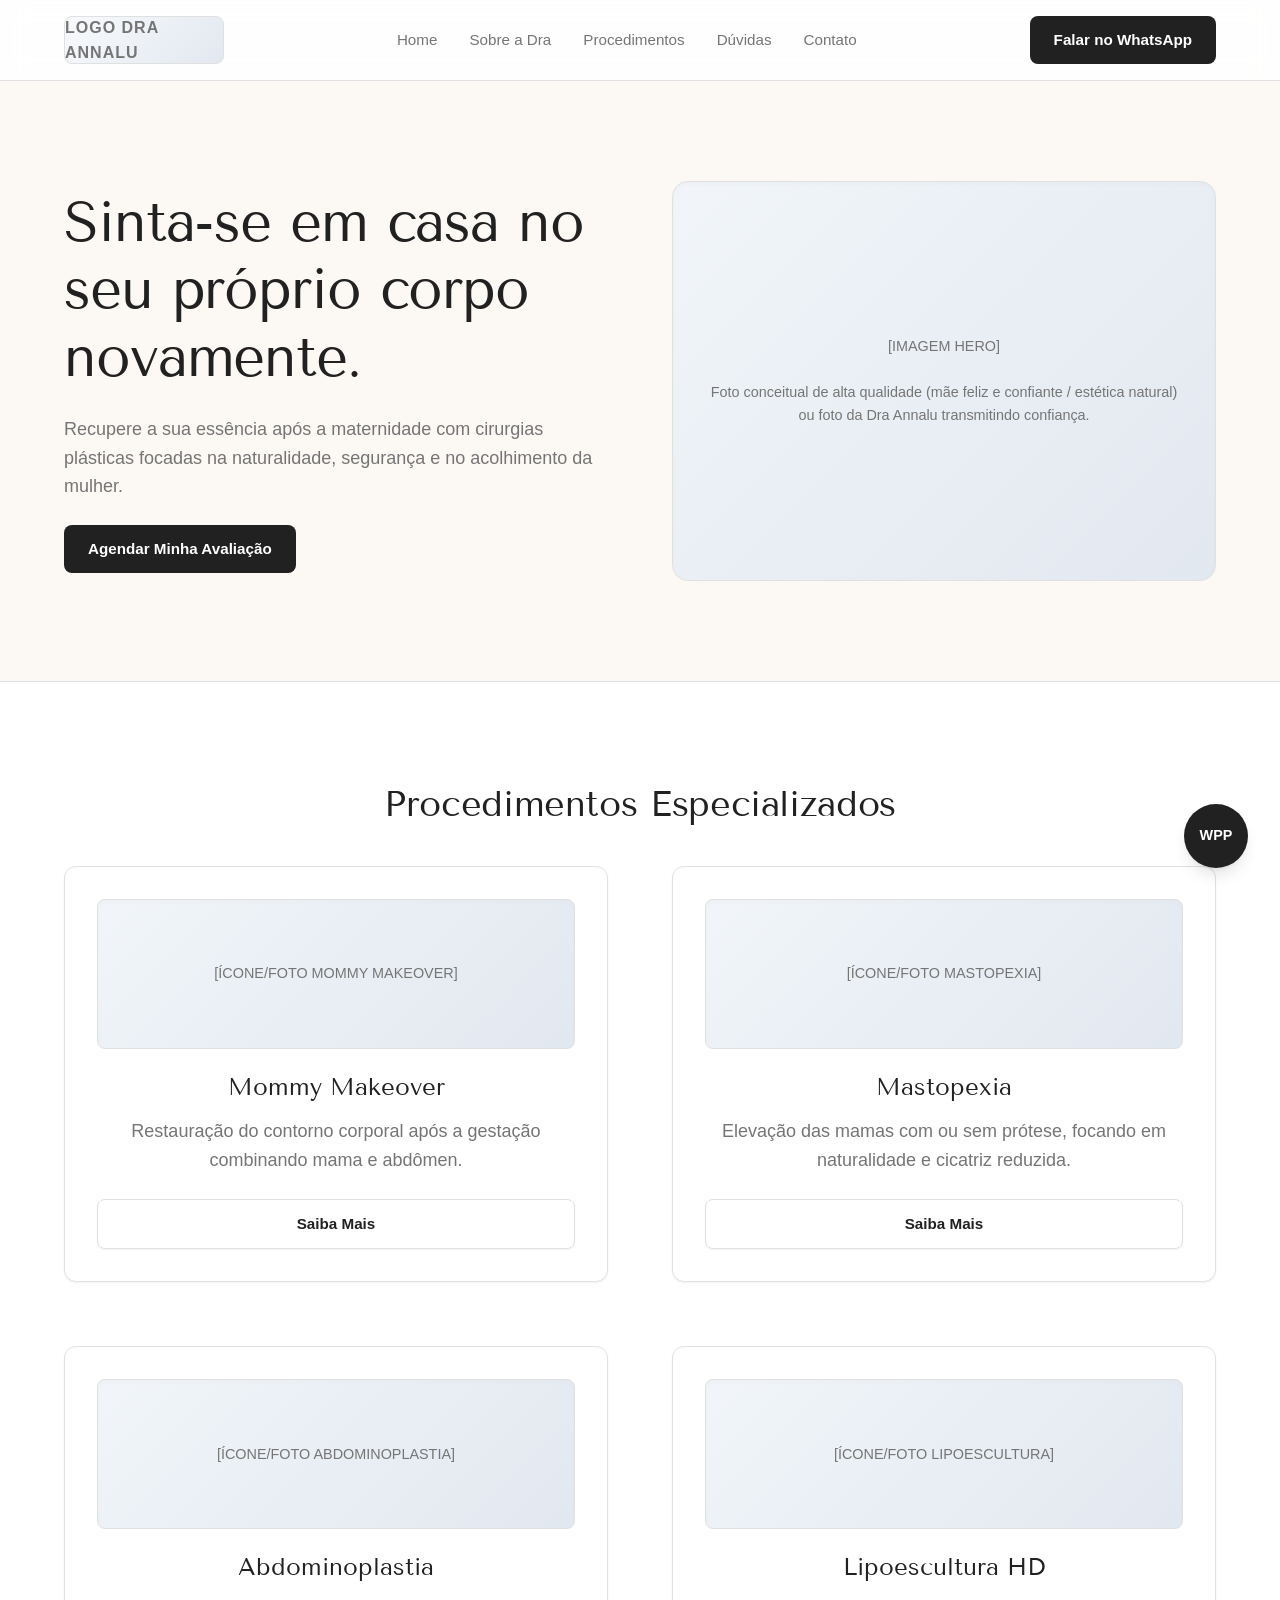
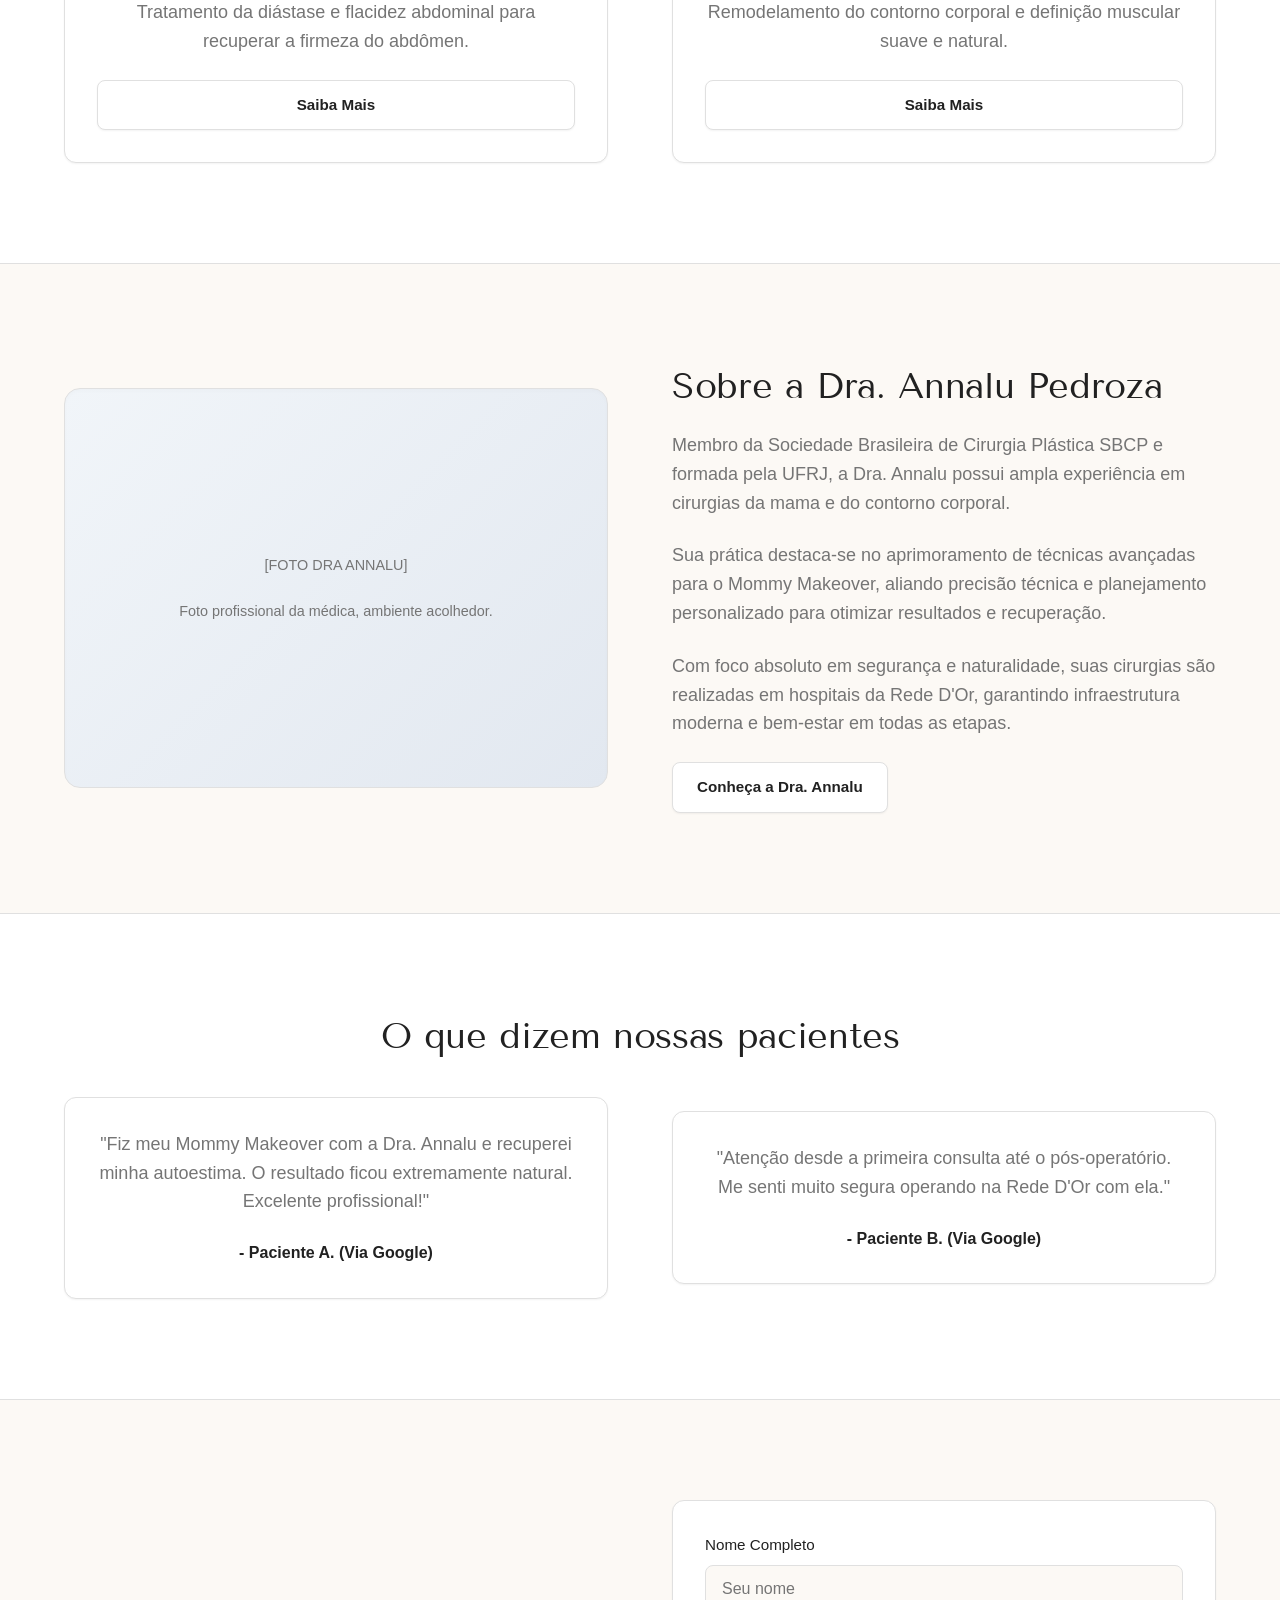
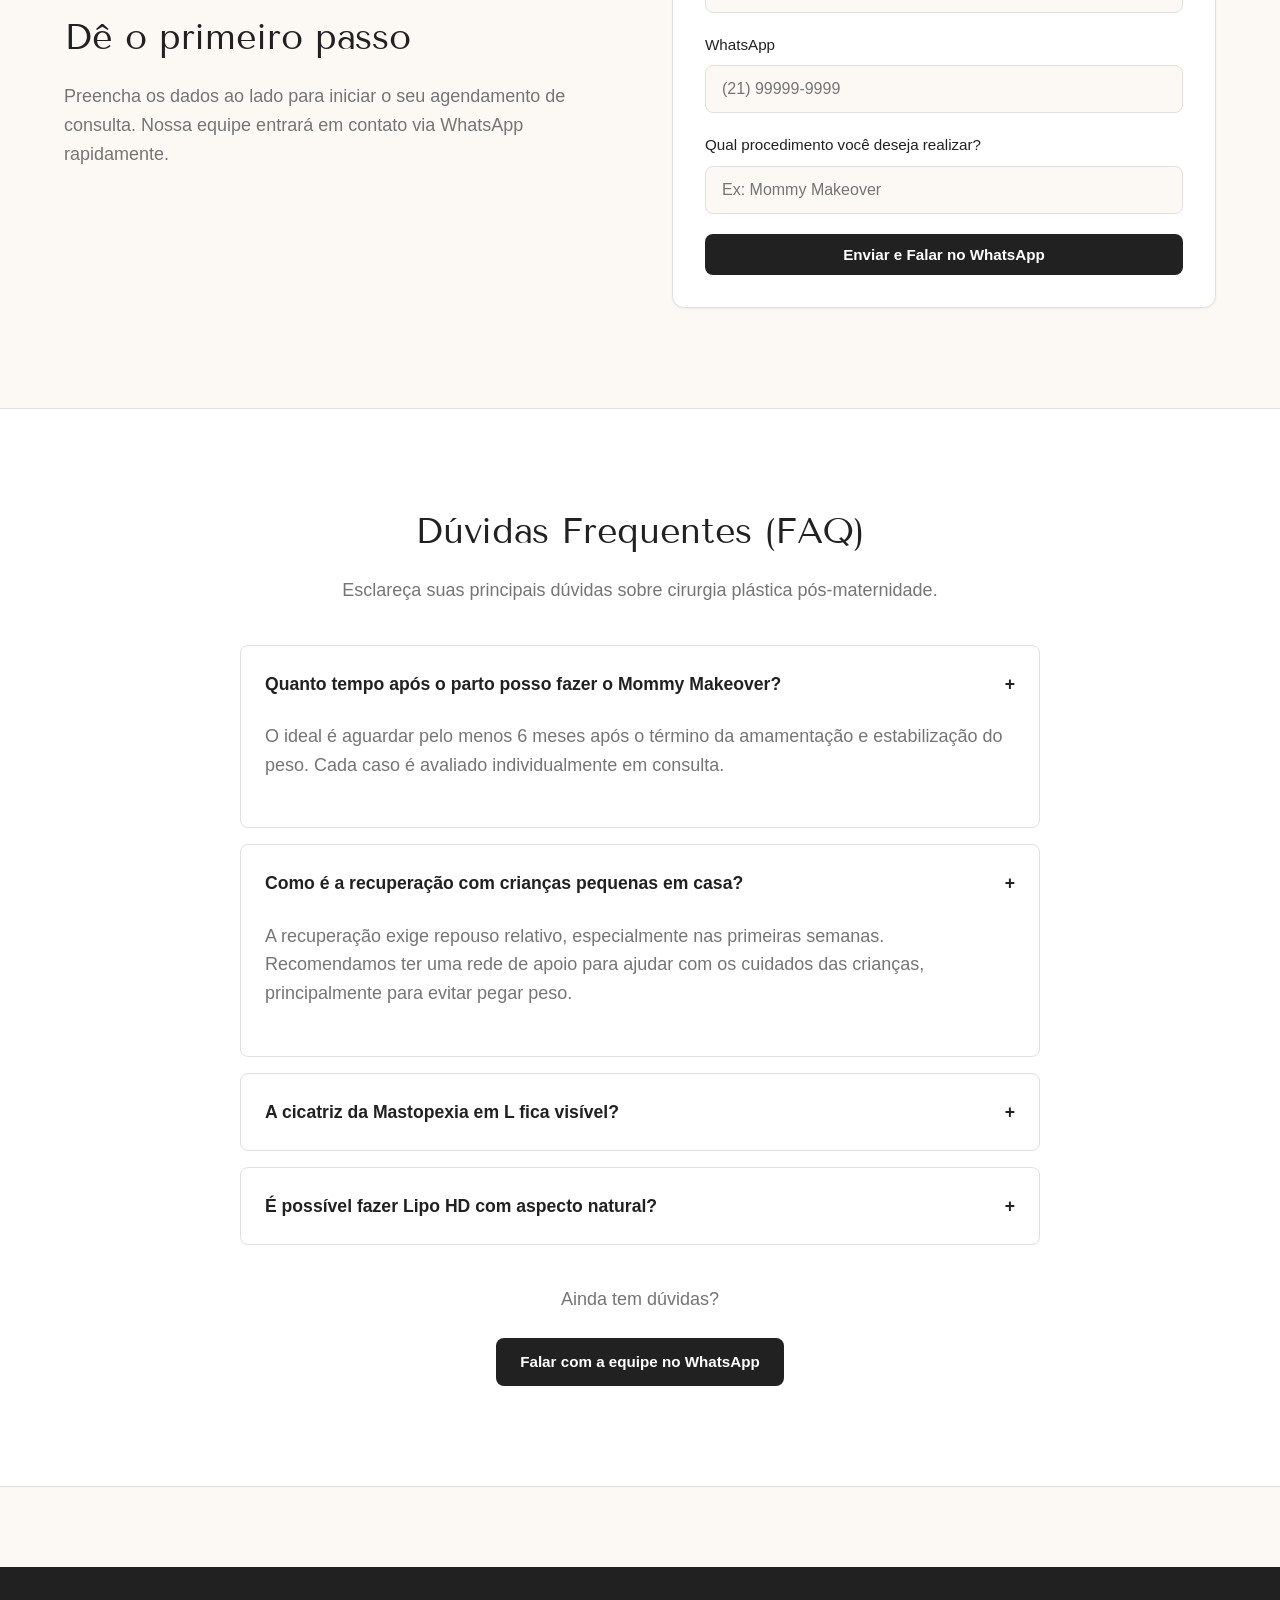
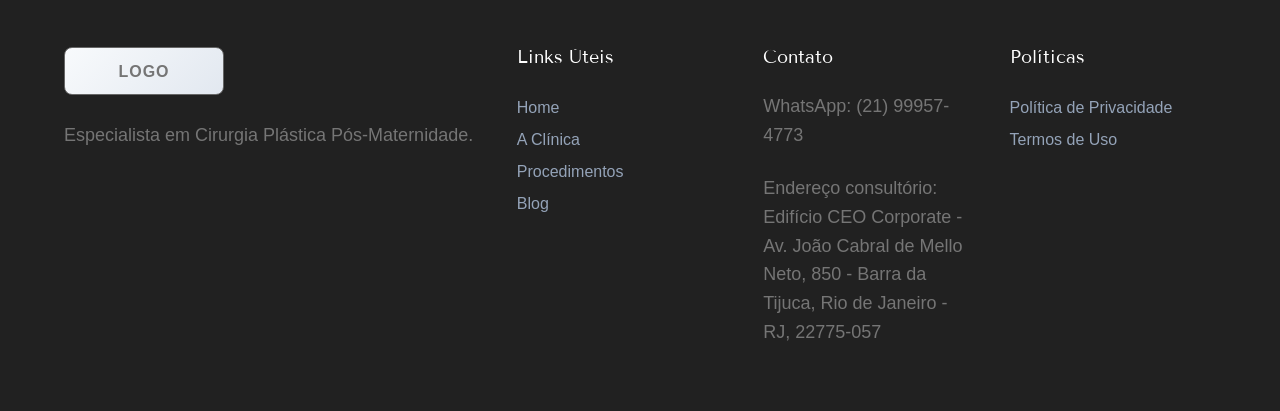
<file: index.html>
<!DOCTYPE html>
<html lang="pt-BR">
<head>
    <meta charset="UTF-8">
    <meta name="viewport" content="width=device-width, initial-scale=1.0">
    <title>Wireframe - Dra Annalu (Home)</title>
    <link rel="stylesheet" href="css/style.css">
</head>
<body>

    <!-- Header Global -->
    <header>
        <div class="container header-inner">
            <div class="logo-placeholder">LOGO DRA ANNALU</div>
            <input type="checkbox" id="menu-toggle" class="menu-toggle">
            <label for="menu-toggle" class="menu-icon">&#9776;</label>
            <nav>
                <ul>
                    <li><a href="index.html">Home</a></li>
                    <li><a href="sobre.html">Sobre a Dra</a></li>
                    <li><a href="procedimentos.html">Procedimentos</a></li>
                    <li><a href="faq.html">Dúvidas</a></li>
                    <li><a href="contato.html">Contato</a></li>
                </ul>
            </nav>
            <a href="contato.html" class="btn">Falar no WhatsApp</a>
        </div>
    </header>

    <!-- Dobra 1: Hero Section -->
    <section class="section">
        <div class="container grid-2-cols">
            <div>
                <h1>Sinta-se em casa no seu próprio corpo novamente.</h1>
                <p>Recupere a sua essência após a maternidade com cirurgias plásticas focadas na naturalidade, segurança e no acolhimento da mulher.</p>
                <a href="contato.html" class="btn">Agendar Minha Avaliação</a>
            </div>
            <div>
                <div class="image-placeholder">
                    [IMAGEM HERO]<br><br>Foto conceitual de alta qualidade (mãe feliz e confiante / estética natural) ou foto da Dra Annalu transmitindo confiança.
                </div>
            </div>
        </div>
    </section>



    <!-- Dobra 3: Procedimentos em Destaque -->
    <section class="section section-light">
        <div class="container">
            <h2 style="text-align: center; margin-bottom: 40px;">Procedimentos Especializados</h2>
            <div class="grid-2-cols">
                <div class="card">
                    <div class="image-placeholder" style="min-height: 150px;">[ÍCONE/FOTO MOMMY MAKEOVER]</div>
                    <h3>Mommy Makeover</h3>
                    <p>Restauração do contorno corporal após a gestação combinando mama e abdômen.</p>
                    <a href="procedimentos.html" class="btn btn-secondary">Saiba Mais</a>
                </div>
                <div class="card">
                    <div class="image-placeholder" style="min-height: 150px;">[ÍCONE/FOTO MASTOPEXIA]</div>
                    <h3>Mastopexia</h3>
                    <p>Elevação das mamas com ou sem prótese, focando em naturalidade e cicatriz reduzida.</p>
                    <a href="procedimentos.html" class="btn btn-secondary">Saiba Mais</a>
                </div>
                <div class="card">
                    <div class="image-placeholder" style="min-height: 150px;">[ÍCONE/FOTO ABDOMINOPLASTIA]</div>
                    <h3>Abdominoplastia</h3>
                    <p>Tratamento da diástase e flacidez abdominal para recuperar a firmeza do abdômen.</p>
                    <a href="procedimentos.html" class="btn btn-secondary">Saiba Mais</a>
                </div>
                <div class="card">
                    <div class="image-placeholder" style="min-height: 150px;">[ÍCONE/FOTO LIPOESCULTURA]</div>
                    <h3>Lipoescultura HD</h3>
                    <p>Remodelamento do contorno corporal e definição muscular suave e natural.</p>
                    <a href="procedimentos.html" class="btn btn-secondary">Saiba Mais</a>
                </div>
            </div>
        </div>
    </section>

    <!-- Dobra 4: A Dra Annalu -->
    <section class="section">
        <div class="container grid-2-cols">
            <div>
                <div class="image-placeholder">
                    [FOTO DRA ANNALU]<br><br>Foto profissional da médica, ambiente acolhedor.
                </div>
            </div>
            <div>
                <h2>Sobre a Dra. Annalu Pedroza</h2>
                <p>Membro da Sociedade Brasileira de Cirurgia Plástica SBCP e formada pela UFRJ, a Dra. Annalu possui ampla experiência em cirurgias da mama e do contorno corporal.</p>
                <p>Sua prática destaca-se no aprimoramento de técnicas avançadas para o Mommy Makeover, aliando precisão técnica e planejamento personalizado para otimizar resultados e recuperação.</p>
                <p>Com foco absoluto em segurança e naturalidade, suas cirurgias são realizadas em hospitais da Rede D'Or, garantindo infraestrutura moderna e bem-estar em todas as etapas.</p>
                <a href="sobre.html" class="btn btn-secondary">Conheça a Dra. Annalu</a>
            </div>
        </div>
    </section>

    <!-- Dobra 5: Depoimentos (Prova Social) -->
    <section class="section section-light">
        <div class="container">
            <h2 style="text-align: center; margin-bottom: 40px;">O que dizem nossas pacientes</h2>
            <div class="grid-2-cols">
                <div class="card">
                    <p>"Fiz meu Mommy Makeover com a Dra. Annalu e recuperei minha autoestima. O resultado ficou extremamente natural. Excelente profissional!"</p>
                    <strong>- Paciente A. (Via Google)</strong>
                </div>
                <div class="card">
                    <p>"Atenção desde a primeira consulta até o pós-operatório. Me senti muito segura operando na Rede D'Or com ela."</p>
                    <strong>- Paciente B. (Via Google)</strong>
                </div>
            </div>
        </div>
    </section>

    <!-- Dobra 6: Formulário de Pré-Avaliação -->
    <section class="section">
        <div class="container grid-2-cols">
            <div>
                <h2>Dê o primeiro passo</h2>
                <p>Preencha os dados ao lado para iniciar o seu agendamento de consulta. Nossa equipe entrará em contato via WhatsApp rapidamente.</p>
            </div>
            <div>
                <form class="card">
                    <div class="form-group">
                        <label>Nome Completo</label>
                        <input type="text" class="form-control" placeholder="Seu nome">
                    </div>
                    <div class="form-group">
                        <label>WhatsApp</label>
                        <input type="text" class="form-control" placeholder="(21) 99999-9999">
                    </div>
                    <div class="form-group">
                        <label>Qual procedimento você deseja realizar?</label>
                        <input type="text" class="form-control" placeholder="Ex: Mommy Makeover">
                    </div>
                    <button type="button" class="btn" style="width: 100%;">Enviar e Falar no WhatsApp</button>
                </form>
            </div>
        </div>
    </section>

    <!-- FAQ Section -->
    <section class="section section-light">
        <div class="container">
            <h2 style="text-align: center;">Dúvidas Frequentes (FAQ)</h2>
            <p style="text-align: center; margin-bottom: 40px;">Esclareça suas principais dúvidas sobre cirurgia plástica pós-maternidade.</p>

            <div style="max-width: 800px; margin: 0 auto;">
                <div class="faq-item">
                    <div class="faq-question">
                        <span>Quanto tempo após o parto posso fazer o Mommy Makeover?</span>
                        <span>+</span>
                    </div>
                    <div class="faq-answer">
                        <p>O ideal é aguardar pelo menos 6 meses após o término da amamentação e estabilização do peso. Cada caso é avaliado individualmente em consulta.</p>
                    </div>
                </div>

                <div class="faq-item">
                    <div class="faq-question">
                        <span>Como é a recuperação com crianças pequenas em casa?</span>
                        <span>+</span>
                    </div>
                    <div class="faq-answer">
                        <p>A recuperação exige repouso relativo, especialmente nas primeiras semanas. Recomendamos ter uma rede de apoio para ajudar com os cuidados das crianças, principalmente para evitar pegar peso.</p>
                    </div>
                </div>

                <div class="faq-item">
                    <div class="faq-question">
                        <span>A cicatriz da Mastopexia em L fica visível?</span>
                        <span>+</span>
                    </div>
                </div>

                <div class="faq-item">
                    <div class="faq-question">
                        <span>É possível fazer Lipo HD com aspecto natural?</span>
                        <span>+</span>
                    </div>
                </div>
            </div>
            
            <div style="text-align: center; margin-top: 40px;">
                <p>Ainda tem dúvidas?</p>
                <a href="contato.html" class="btn">Falar com a equipe no WhatsApp</a>
            </div>
        </div>
    </section>

    <!-- Footer Global -->
    <footer>
        <div class="container footer-inner">
            <div>
                <div class="logo-placeholder" style="border-color: #666;">LOGO</div>
                <br>
                <p>Especialista em Cirurgia Plástica Pós-Maternidade.</p>
            </div>
            <div>
                <h3>Links Úteis</h3>
                <ul style="list-style:none; line-height:2;">
                    <li><a href="index.html">Home</a></li>
                    <li><a href="sobre.html">A Clínica</a></li>
                    <li><a href="procedimentos.html">Procedimentos</a></li>
                    <li><a href="blog.html">Blog</a></li>
                </ul>
            </div>
            <div>
                <h3>Contato</h3>
                <p>WhatsApp: (21) 99957-4773</p>
                <p>Endereço consultório: Edifício CEO Corporate - Av. João Cabral de Mello Neto, 850 - Barra da Tijuca, Rio de Janeiro - RJ, 22775-057</p>
            </div>
            <div>
                <h3>Políticas</h3>
                <ul style="list-style:none; line-height:2;">
                    <li><a href="#">Política de Privacidade</a></li>
                    <li><a href="#">Termos de Uso</a></li>
                </ul>
            </div>
        </div>
    </footer>

    <!-- Flutuante WhatsApp -->
    <a href="contato.html" class="floating-whatsapp">WPP</a>

</body>
</html>
</file>
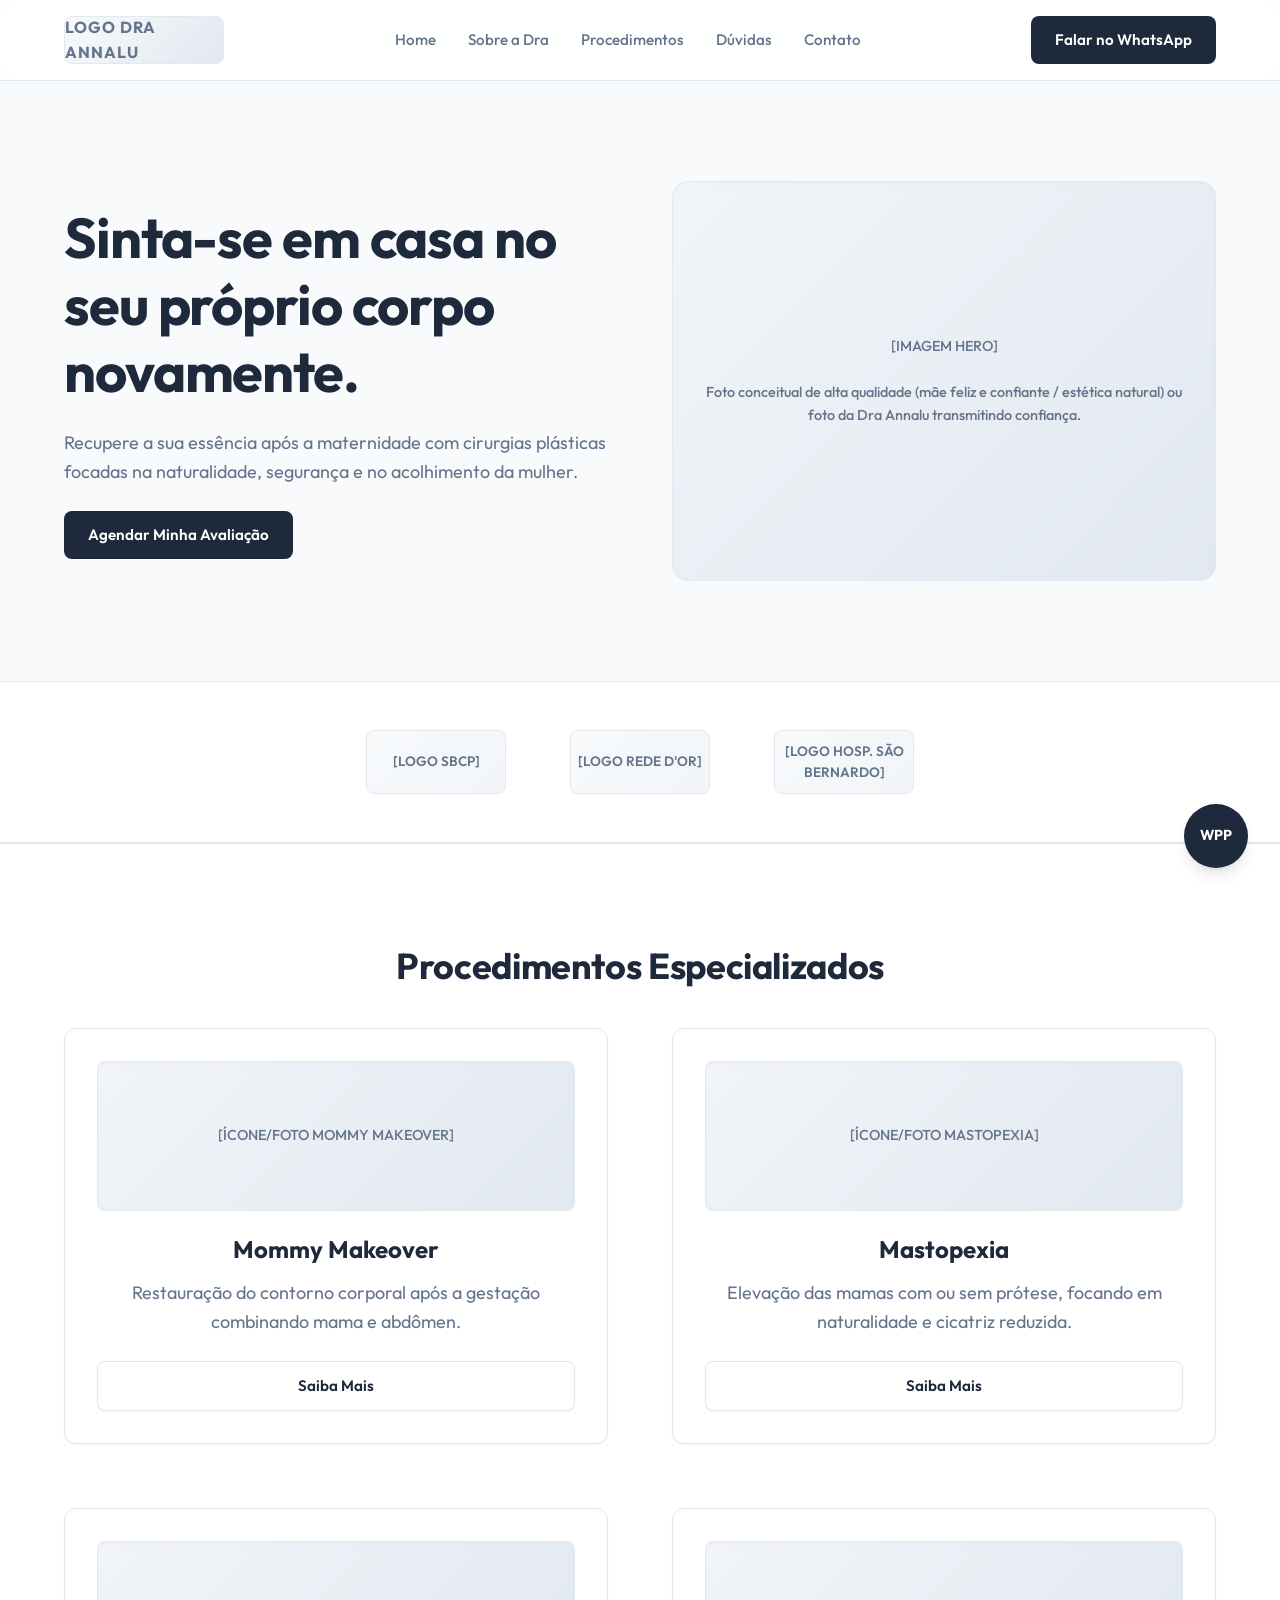
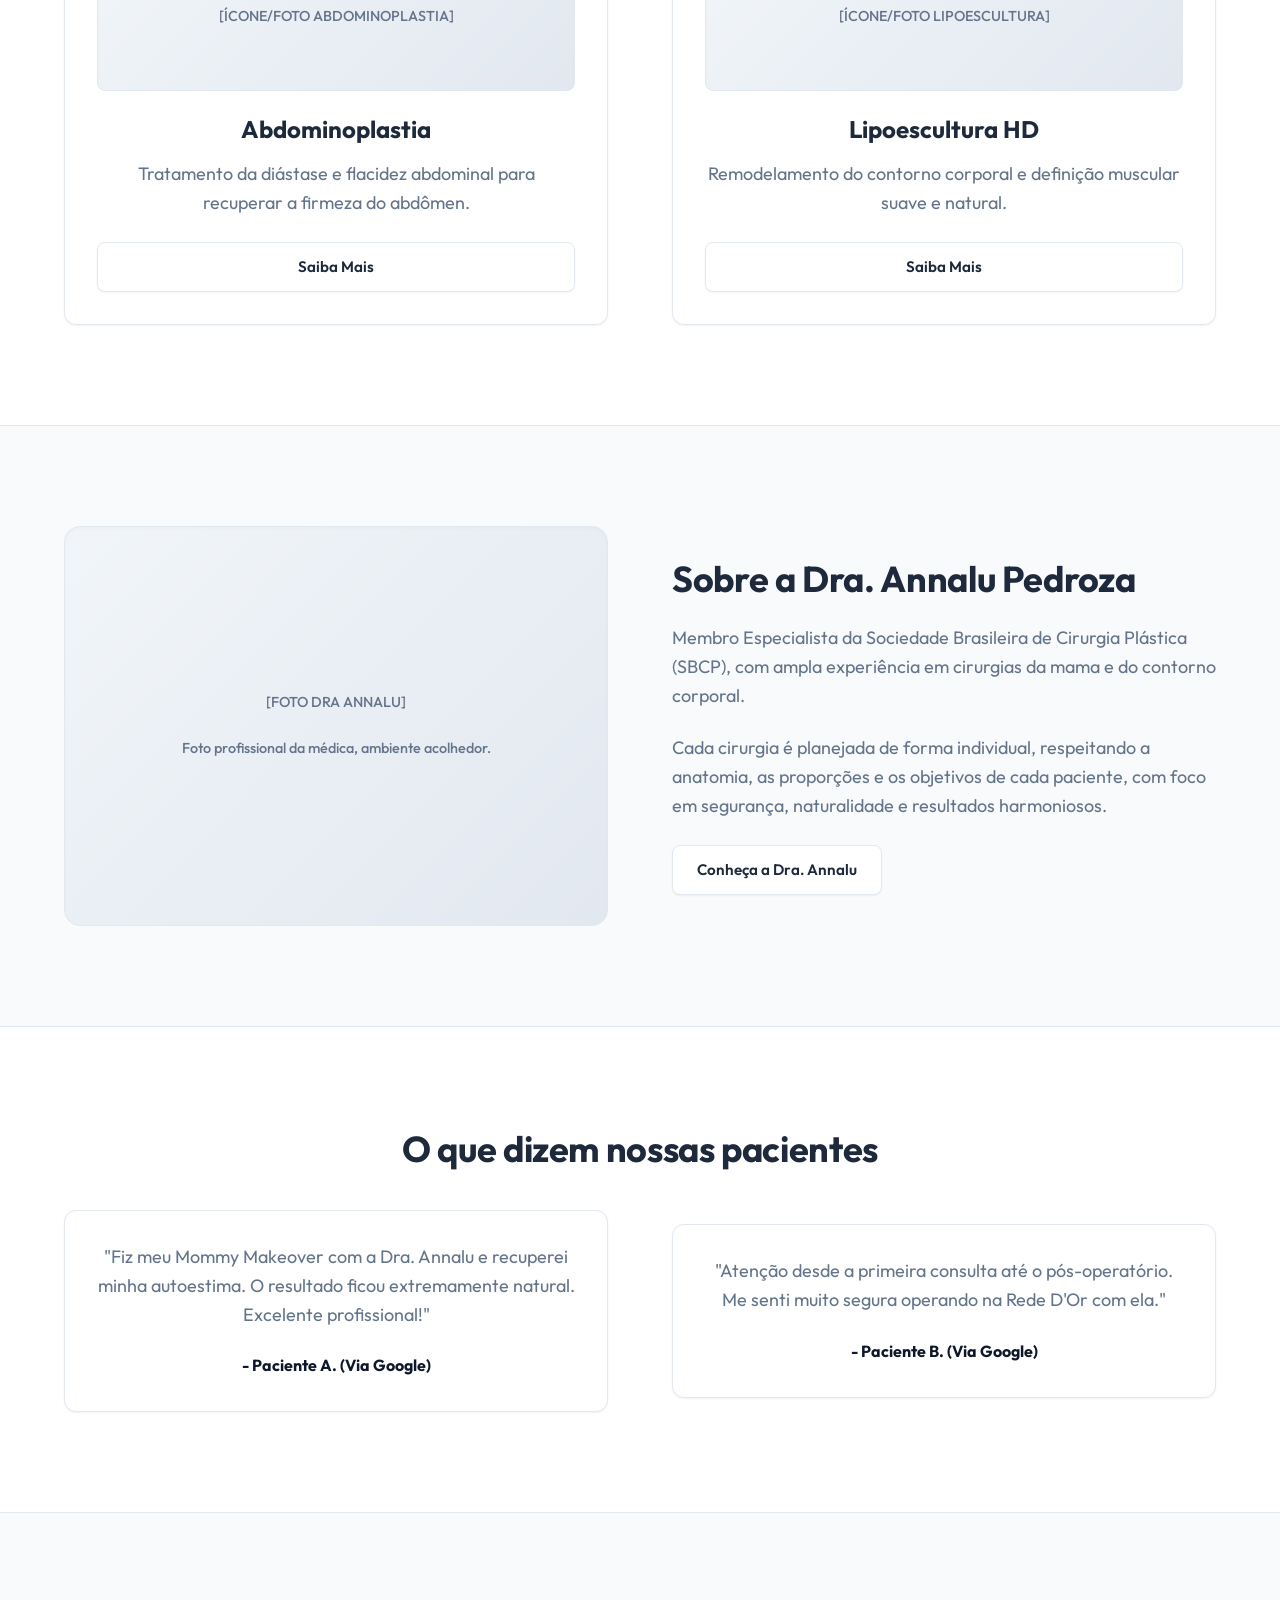
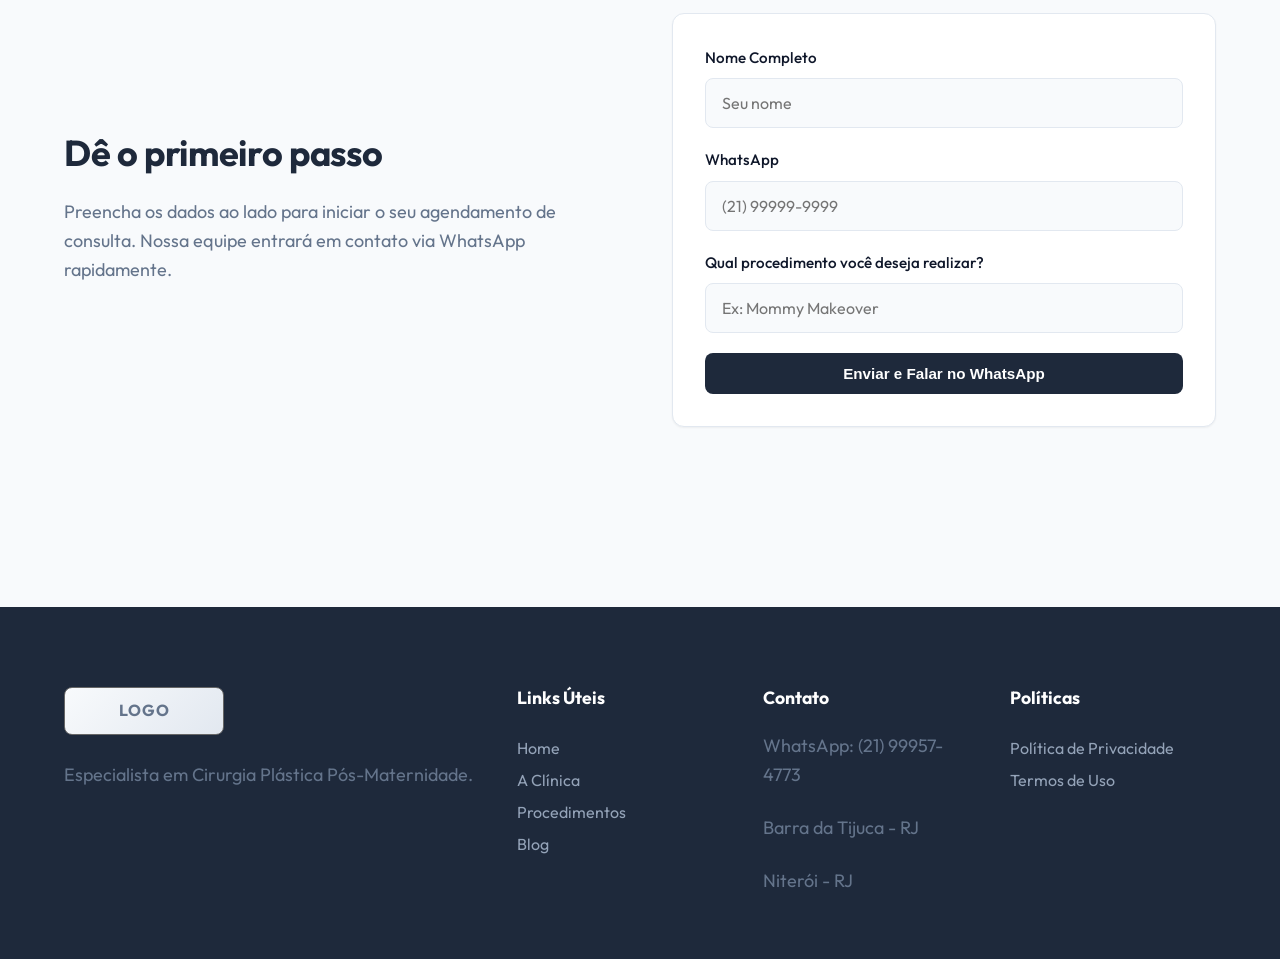
<file: wireframes/index.html>
<!DOCTYPE html>
<html lang="pt-BR">
<head>
    <meta charset="UTF-8">
    <meta name="viewport" content="width=device-width, initial-scale=1.0">
    <title>Wireframe - Dra Annalu (Home)</title>
    <link rel="stylesheet" href="style.css">
</head>
<body>

    <!-- Header Global -->
    <header>
        <div class="container header-inner">
            <div class="logo-placeholder">LOGO DRA ANNALU</div>
            <input type="checkbox" id="menu-toggle" class="menu-toggle">
            <label for="menu-toggle" class="menu-icon">&#9776;</label>
            <nav>
                <ul>
                    <li><a href="index.html">Home</a></li>
                    <li><a href="sobre.html">Sobre a Dra</a></li>
                    <li><a href="procedimentos.html">Procedimentos</a></li>
                    <li><a href="faq.html">Dúvidas</a></li>
                    <li><a href="contato.html">Contato</a></li>
                </ul>
            </nav>
            <a href="contato.html" class="btn">Falar no WhatsApp</a>
        </div>
    </header>

    <!-- Dobra 1: Hero Section -->
    <section class="section">
        <div class="container grid-2-cols">
            <div>
                <h1>Sinta-se em casa no seu próprio corpo novamente.</h1>
                <p>Recupere a sua essência após a maternidade com cirurgias plásticas focadas na naturalidade, segurança e no acolhimento da mulher.</p>
                <a href="contato.html" class="btn">Agendar Minha Avaliação</a>
            </div>
            <div>
                <div class="image-placeholder">
                    [IMAGEM HERO]<br><br>Foto conceitual de alta qualidade (mãe feliz e confiante / estética natural) ou foto da Dra Annalu transmitindo confiança.
                </div>
            </div>
        </div>
    </section>

    <!-- Dobra 2: Autoridade & Segurança -->
    <div class="logos-banner">
        <div class="logo-ph">[LOGO SBCP]</div>
        <div class="logo-ph">[LOGO REDE D'OR]</div>
        <div class="logo-ph">[LOGO HOSP. SÃO BERNARDO]</div>
    </div>

    <!-- Dobra 3: Procedimentos em Destaque -->
    <section class="section section-light">
        <div class="container">
            <h2 style="text-align: center; margin-bottom: 40px;">Procedimentos Especializados</h2>
            <div class="grid-2-cols">
                <div class="card">
                    <div class="image-placeholder" style="min-height: 150px;">[ÍCONE/FOTO MOMMY MAKEOVER]</div>
                    <h3>Mommy Makeover</h3>
                    <p>Restauração do contorno corporal após a gestação combinando mama e abdômen.</p>
                    <a href="procedimentos.html" class="btn btn-secondary">Saiba Mais</a>
                </div>
                <div class="card">
                    <div class="image-placeholder" style="min-height: 150px;">[ÍCONE/FOTO MASTOPEXIA]</div>
                    <h3>Mastopexia</h3>
                    <p>Elevação das mamas com ou sem prótese, focando em naturalidade e cicatriz reduzida.</p>
                    <a href="procedimentos.html" class="btn btn-secondary">Saiba Mais</a>
                </div>
                <div class="card">
                    <div class="image-placeholder" style="min-height: 150px;">[ÍCONE/FOTO ABDOMINOPLASTIA]</div>
                    <h3>Abdominoplastia</h3>
                    <p>Tratamento da diástase e flacidez abdominal para recuperar a firmeza do abdômen.</p>
                    <a href="procedimentos.html" class="btn btn-secondary">Saiba Mais</a>
                </div>
                <div class="card">
                    <div class="image-placeholder" style="min-height: 150px;">[ÍCONE/FOTO LIPOESCULTURA]</div>
                    <h3>Lipoescultura HD</h3>
                    <p>Remodelamento do contorno corporal e definição muscular suave e natural.</p>
                    <a href="procedimentos.html" class="btn btn-secondary">Saiba Mais</a>
                </div>
            </div>
        </div>
    </section>

    <!-- Dobra 4: A Dra Annalu -->
    <section class="section">
        <div class="container grid-2-cols">
            <div>
                <div class="image-placeholder">
                    [FOTO DRA ANNALU]<br><br>Foto profissional da médica, ambiente acolhedor.
                </div>
            </div>
            <div>
                <h2>Sobre a Dra. Annalu Pedroza</h2>
                <p>Membro Especialista da Sociedade Brasileira de Cirurgia Plástica (SBCP), com ampla experiência em cirurgias da mama e do contorno corporal.</p>
                <p>Cada cirurgia é planejada de forma individual, respeitando a anatomia, as proporções e os objetivos de cada paciente, com foco em segurança, naturalidade e resultados harmoniosos.</p>
                <a href="sobre.html" class="btn btn-secondary">Conheça a Dra. Annalu</a>
            </div>
        </div>
    </section>

    <!-- Dobra 5: Depoimentos (Prova Social) -->
    <section class="section section-light">
        <div class="container">
            <h2 style="text-align: center; margin-bottom: 40px;">O que dizem nossas pacientes</h2>
            <div class="grid-2-cols">
                <div class="card">
                    <p>"Fiz meu Mommy Makeover com a Dra. Annalu e recuperei minha autoestima. O resultado ficou extremamente natural. Excelente profissional!"</p>
                    <strong>- Paciente A. (Via Google)</strong>
                </div>
                <div class="card">
                    <p>"Atenção desde a primeira consulta até o pós-operatório. Me senti muito segura operando na Rede D'Or com ela."</p>
                    <strong>- Paciente B. (Via Google)</strong>
                </div>
            </div>
        </div>
    </section>

    <!-- Dobra 6: Formulário de Pré-Avaliação -->
    <section class="section">
        <div class="container grid-2-cols">
            <div>
                <h2>Dê o primeiro passo</h2>
                <p>Preencha os dados ao lado para iniciar o seu agendamento de consulta. Nossa equipe entrará em contato via WhatsApp rapidamente.</p>
            </div>
            <div>
                <form class="card">
                    <div class="form-group">
                        <label>Nome Completo</label>
                        <input type="text" class="form-control" placeholder="Seu nome">
                    </div>
                    <div class="form-group">
                        <label>WhatsApp</label>
                        <input type="text" class="form-control" placeholder="(21) 99999-9999">
                    </div>
                    <div class="form-group">
                        <label>Qual procedimento você deseja realizar?</label>
                        <input type="text" class="form-control" placeholder="Ex: Mommy Makeover">
                    </div>
                    <button type="button" class="btn" style="width: 100%;">Enviar e Falar no WhatsApp</button>
                </form>
            </div>
        </div>
    </section>

    <!-- Footer Global -->
    <footer>
        <div class="container footer-inner">
            <div>
                <div class="logo-placeholder" style="border-color: #666;">LOGO</div>
                <br>
                <p>Especialista em Cirurgia Plástica Pós-Maternidade.</p>
            </div>
            <div>
                <h3>Links Úteis</h3>
                <ul style="list-style:none; line-height:2;">
                    <li><a href="index.html">Home</a></li>
                    <li><a href="sobre.html">A Clínica</a></li>
                    <li><a href="procedimentos.html">Procedimentos</a></li>
                    <li><a href="blog.html">Blog</a></li>
                </ul>
            </div>
            <div>
                <h3>Contato</h3>
                <p>WhatsApp: (21) 99957-4773</p>
                <p>Barra da Tijuca - RJ</p>
                <p>Niterói - RJ</p>
            </div>
            <div>
                <h3>Políticas</h3>
                <ul style="list-style:none; line-height:2;">
                    <li><a href="#">Política de Privacidade</a></li>
                    <li><a href="#">Termos de Uso</a></li>
                </ul>
            </div>
        </div>
    </footer>

    <!-- Flutuante WhatsApp -->
    <a href="contato.html" class="floating-whatsapp">WPP</a>

</body>
</html>
</file>
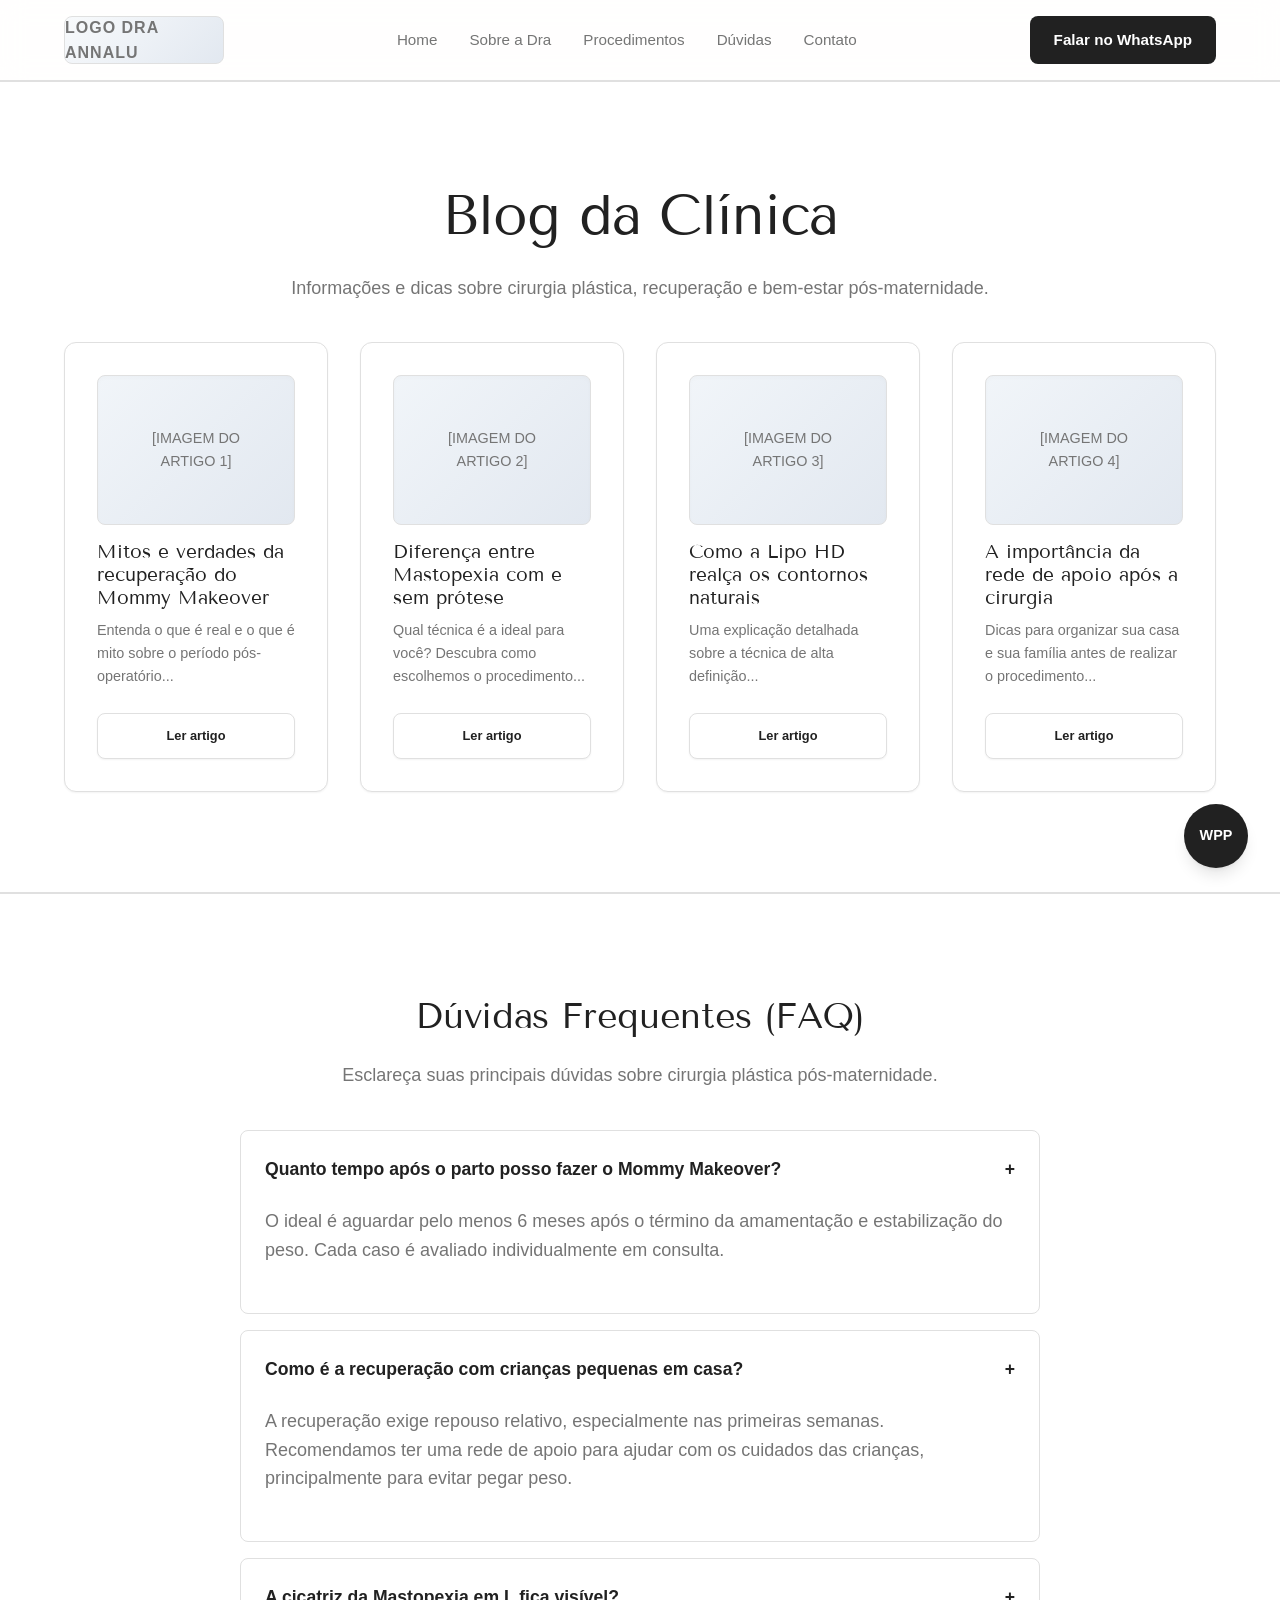
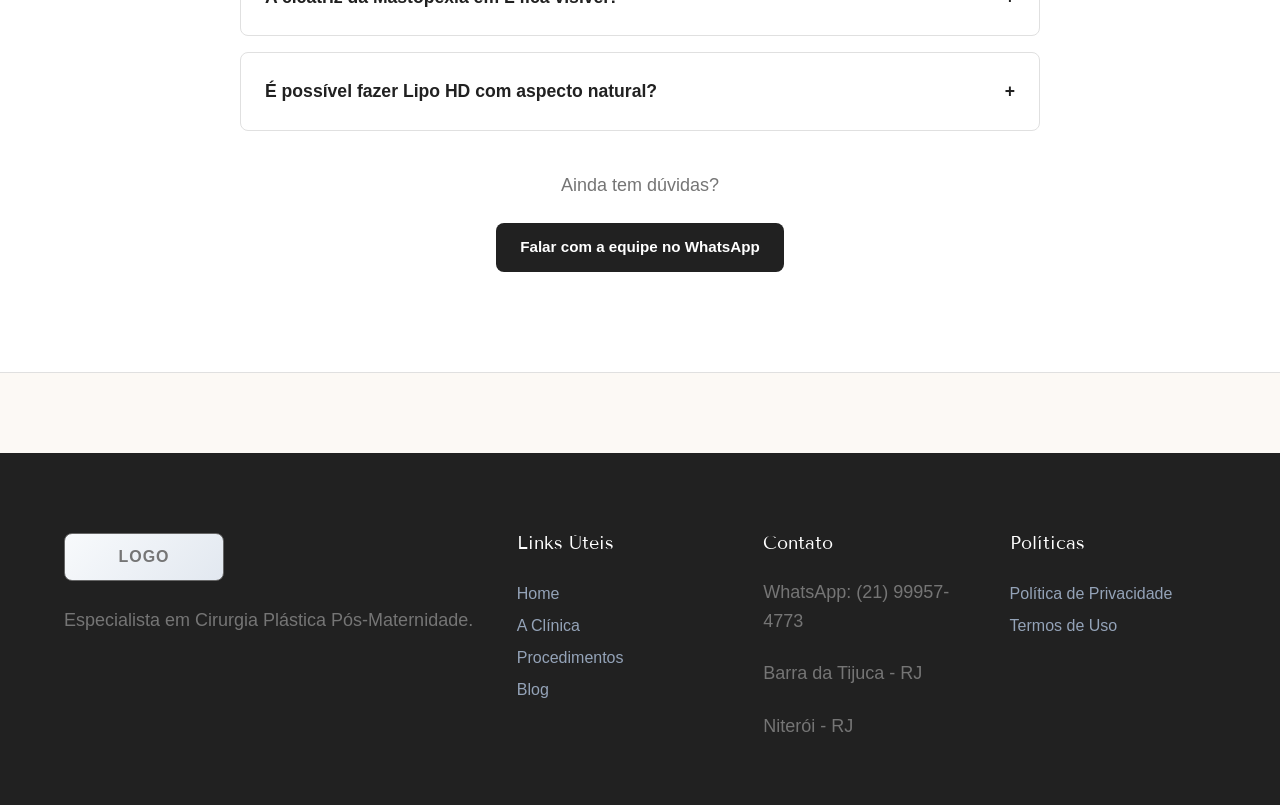
<file: blog.html>
<!DOCTYPE html>
<html lang="pt-BR">
<head>
    <meta charset="UTF-8">
    <meta name="viewport" content="width=device-width, initial-scale=1.0">
    <title>Blog - Wireframe</title>
    <link rel="stylesheet" href="css/style.css">
</head>
<body>

    <!-- Header Global -->
    <header>
        <div class="container header-inner">
            <div class="logo-placeholder">LOGO DRA ANNALU</div>
            <input type="checkbox" id="menu-toggle" class="menu-toggle">
            <label for="menu-toggle" class="menu-icon">&#9776;</label>
            <nav>
                <ul>
                    <li><a href="index.html">Home</a></li>
                    <li><a href="sobre.html">Sobre a Dra</a></li>
                    <li><a href="procedimentos.html">Procedimentos</a></li>
                    <li><a href="faq.html">Dúvidas</a></li>
                    <li><a href="contato.html">Contato</a></li>
                </ul>
            </nav>
            <a href="contato.html" class="btn">Falar no WhatsApp</a>
        </div>
    </header>

    <section class="section section-light">
        <div class="container">
            <h1 style="text-align: center;">Blog da Clínica</h1>
            <p style="text-align: center; margin-bottom: 40px;">Informações e dicas sobre cirurgia plástica, recuperação e bem-estar pós-maternidade.</p>

            <div class="grid-4-cols">
                <div class="card" style="text-align: left;">
                    <div class="image-placeholder" style="min-height: 150px; margin-bottom: 15px;">[IMAGEM DO ARTIGO 1]</div>
                    <h3 style="font-size: 1.2rem; margin-bottom: 10px;">Mitos e verdades da recuperação do Mommy Makeover</h3>
                    <p style="font-size: 0.9rem;">Entenda o que é real e o que é mito sobre o período pós-operatório...</p>
                    <a href="#" class="btn btn-secondary" style="font-size: 0.8rem;">Ler artigo</a>
                </div>

                <div class="card" style="text-align: left;">
                    <div class="image-placeholder" style="min-height: 150px; margin-bottom: 15px;">[IMAGEM DO ARTIGO 2]</div>
                    <h3 style="font-size: 1.2rem; margin-bottom: 10px;">Diferença entre Mastopexia com e sem prótese</h3>
                    <p style="font-size: 0.9rem;">Qual técnica é a ideal para você? Descubra como escolhemos o procedimento...</p>
                    <a href="#" class="btn btn-secondary" style="font-size: 0.8rem;">Ler artigo</a>
                </div>

                <div class="card" style="text-align: left;">
                    <div class="image-placeholder" style="min-height: 150px; margin-bottom: 15px;">[IMAGEM DO ARTIGO 3]</div>
                    <h3 style="font-size: 1.2rem; margin-bottom: 10px;">Como a Lipo HD realça os contornos naturais</h3>
                    <p style="font-size: 0.9rem;">Uma explicação detalhada sobre a técnica de alta definição...</p>
                    <a href="#" class="btn btn-secondary" style="font-size: 0.8rem;">Ler artigo</a>
                </div>

                <div class="card" style="text-align: left;">
                    <div class="image-placeholder" style="min-height: 150px; margin-bottom: 15px;">[IMAGEM DO ARTIGO 4]</div>
                    <h3 style="font-size: 1.2rem; margin-bottom: 10px;">A importância da rede de apoio após a cirurgia</h3>
                    <p style="font-size: 0.9rem;">Dicas para organizar sua casa e sua família antes de realizar o procedimento...</p>
                    <a href="#" class="btn btn-secondary" style="font-size: 0.8rem;">Ler artigo</a>
                </div>
            </div>
        </div>
    </section>

    <!-- FAQ Section -->
    <section class="section section-light">
        <div class="container">
            <h2 style="text-align: center;">Dúvidas Frequentes (FAQ)</h2>
            <p style="text-align: center; margin-bottom: 40px;">Esclareça suas principais dúvidas sobre cirurgia plástica pós-maternidade.</p>

            <div style="max-width: 800px; margin: 0 auto;">
                <div class="faq-item">
                    <div class="faq-question">
                        <span>Quanto tempo após o parto posso fazer o Mommy Makeover?</span>
                        <span>+</span>
                    </div>
                    <div class="faq-answer">
                        <p>O ideal é aguardar pelo menos 6 meses após o término da amamentação e estabilização do peso. Cada caso é avaliado individualmente em consulta.</p>
                    </div>
                </div>

                <div class="faq-item">
                    <div class="faq-question">
                        <span>Como é a recuperação com crianças pequenas em casa?</span>
                        <span>+</span>
                    </div>
                    <div class="faq-answer">
                        <p>A recuperação exige repouso relativo, especialmente nas primeiras semanas. Recomendamos ter uma rede de apoio para ajudar com os cuidados das crianças, principalmente para evitar pegar peso.</p>
                    </div>
                </div>

                <div class="faq-item">
                    <div class="faq-question">
                        <span>A cicatriz da Mastopexia em L fica visível?</span>
                        <span>+</span>
                    </div>
                </div>

                <div class="faq-item">
                    <div class="faq-question">
                        <span>É possível fazer Lipo HD com aspecto natural?</span>
                        <span>+</span>
                    </div>
                </div>
            </div>
            
            <div style="text-align: center; margin-top: 40px;">
                <p>Ainda tem dúvidas?</p>
                <a href="contato.html" class="btn">Falar com a equipe no WhatsApp</a>
            </div>
        </div>
    </section>

    <!-- Footer Global -->
    <footer>
        <div class="container footer-inner">
            <div>
                <div class="logo-placeholder" style="border-color: #666;">LOGO</div>
                <br>
                <p>Especialista em Cirurgia Plástica Pós-Maternidade.</p>
            </div>
            <div>
                <h3>Links Úteis</h3>
                <ul style="list-style:none; line-height:2;">
                    <li><a href="index.html">Home</a></li>
                    <li><a href="sobre.html">A Clínica</a></li>
                    <li><a href="procedimentos.html">Procedimentos</a></li>
                    <li><a href="blog.html">Blog</a></li>
                </ul>
            </div>
            <div>
                <h3>Contato</h3>
                <p>WhatsApp: (21) 99957-4773</p>
                <p>Barra da Tijuca - RJ</p>
                <p>Niterói - RJ</p>
            </div>
            <div>
                <h3>Políticas</h3>
                <ul style="list-style:none; line-height:2;">
                    <li><a href="#">Política de Privacidade</a></li>
                    <li><a href="#">Termos de Uso</a></li>
                </ul>
            </div>
        </div>
    </footer>

    <!-- Flutuante WhatsApp -->
    <a href="contato.html" class="floating-whatsapp">WPP</a>

</body>
</html>
</file>
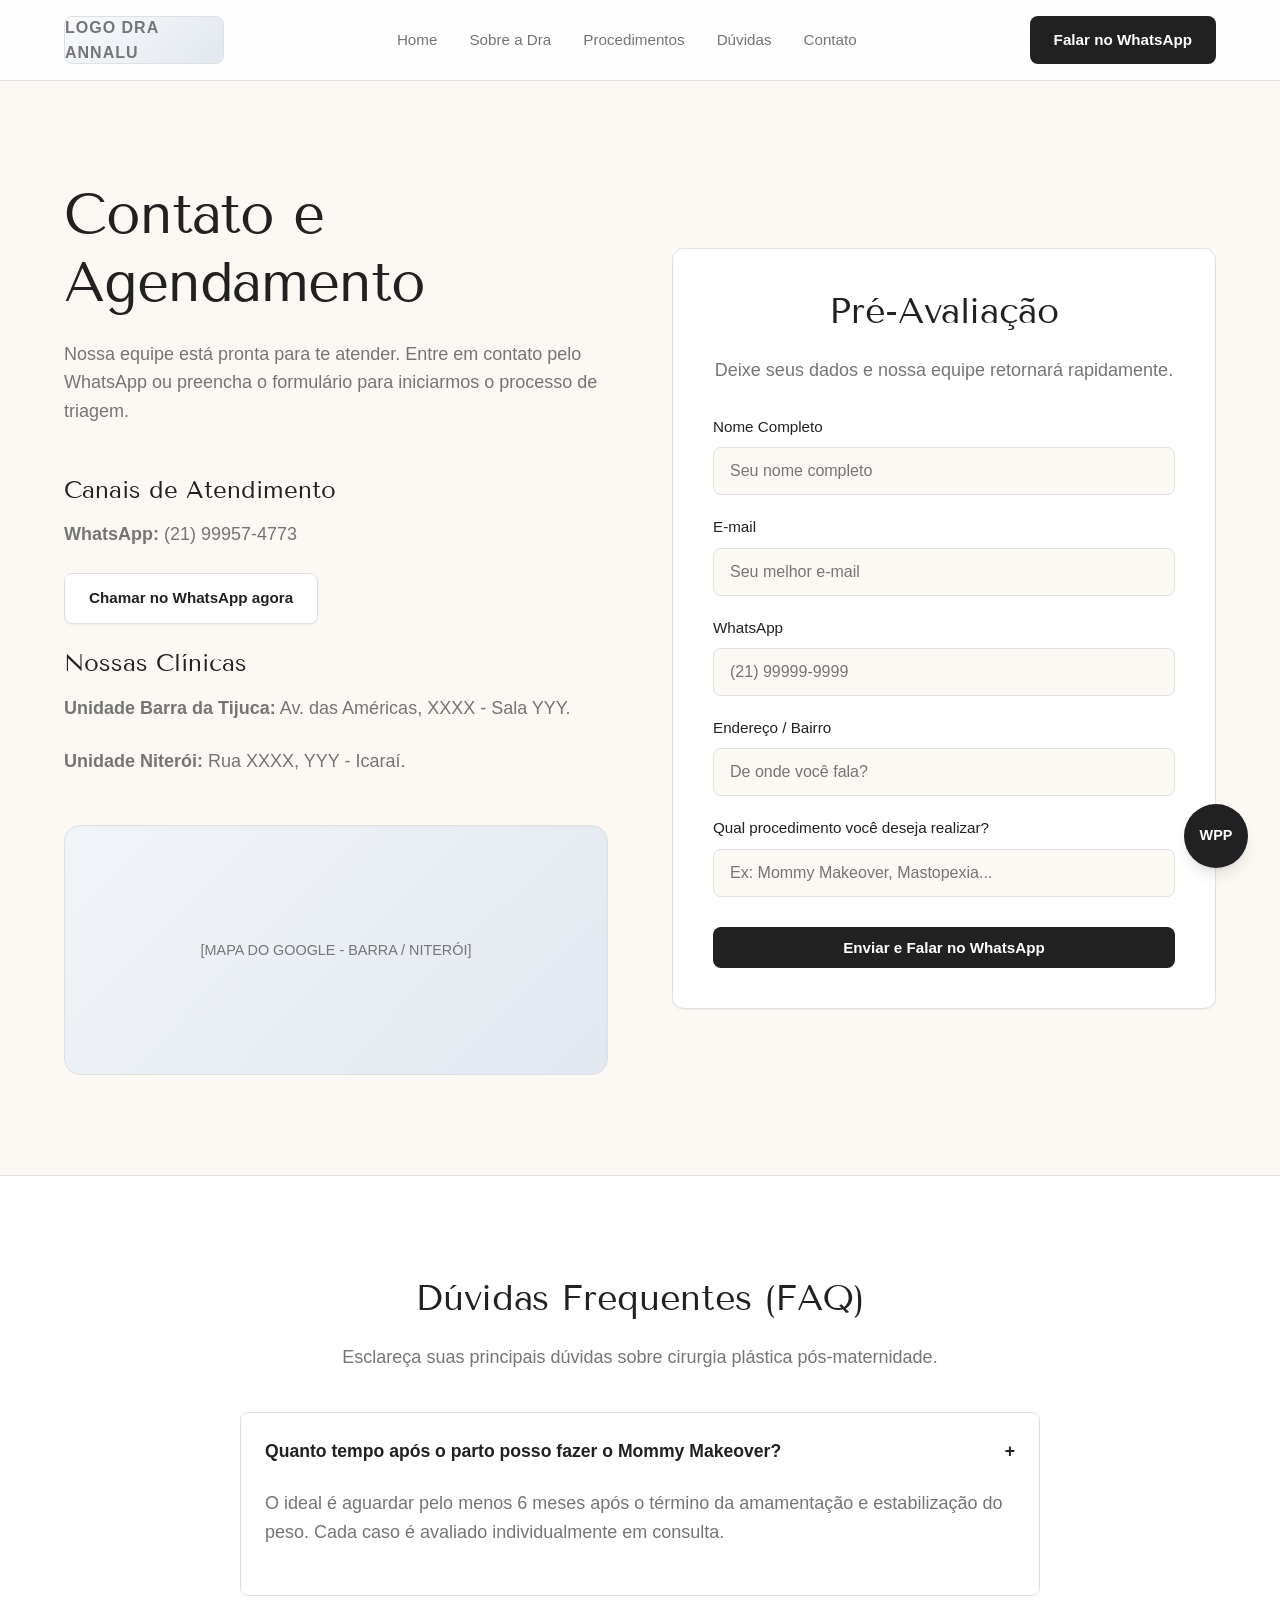
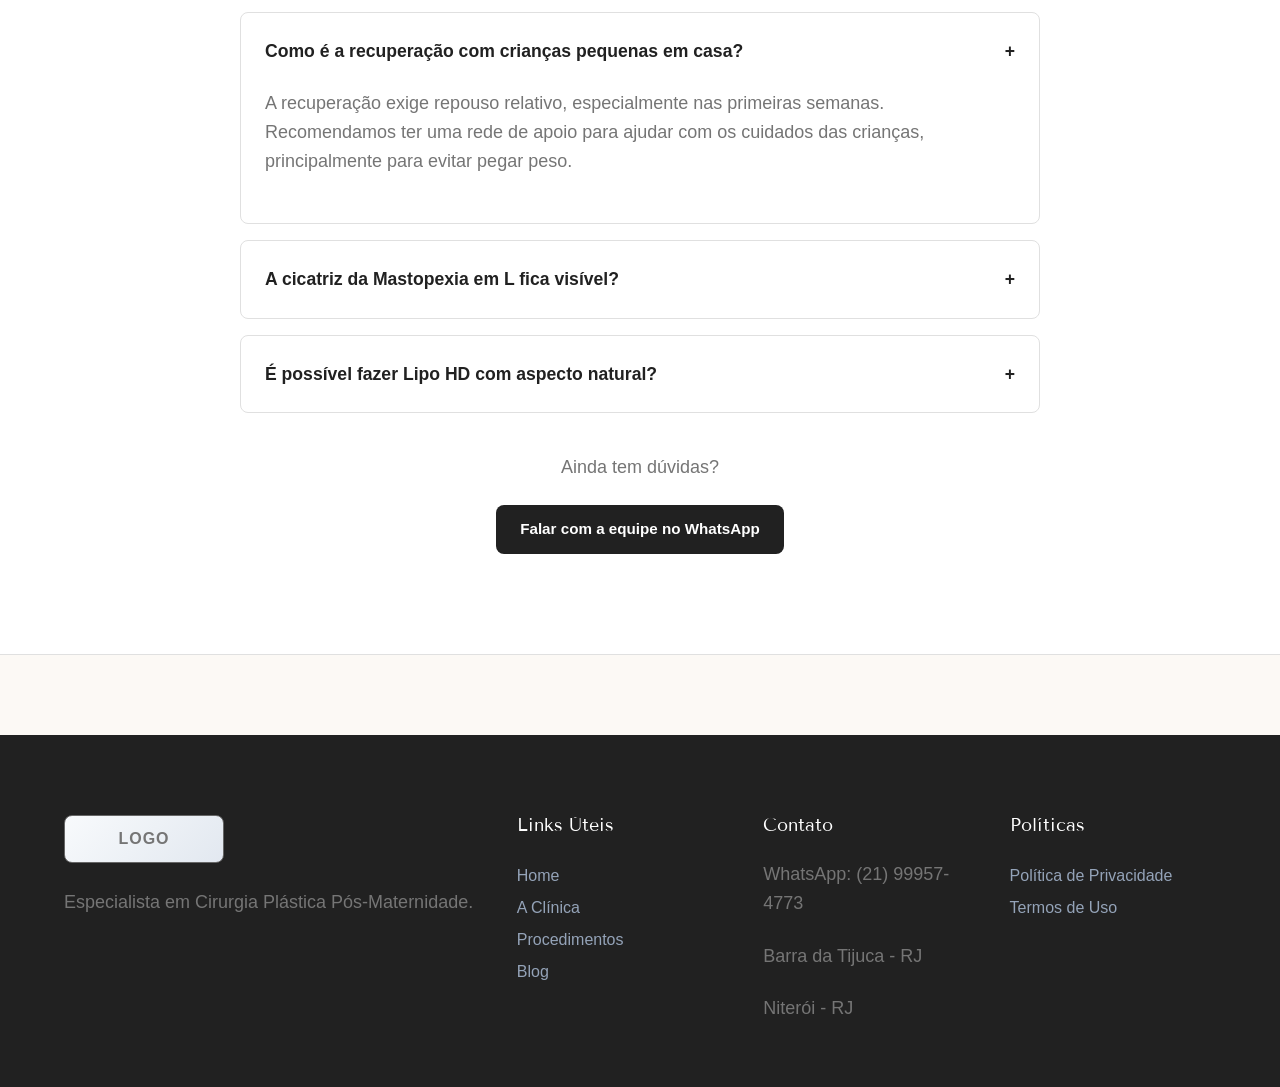
<file: contato.html>
<!DOCTYPE html>
<html lang="pt-BR">
<head>
    <meta charset="UTF-8">
    <meta name="viewport" content="width=device-width, initial-scale=1.0">
    <title>Contato & Agendamento - Wireframe</title>
    <link rel="stylesheet" href="css/style.css">
</head>
<body>

    <!-- Header Global -->
    <header>
        <div class="container header-inner">
            <div class="logo-placeholder">LOGO DRA ANNALU</div>
            <input type="checkbox" id="menu-toggle" class="menu-toggle">
            <label for="menu-toggle" class="menu-icon">&#9776;</label>
            <nav>
                <ul>
                    <li><a href="index.html">Home</a></li>
                    <li><a href="sobre.html">Sobre a Dra</a></li>
                    <li><a href="procedimentos.html">Procedimentos</a></li>
                    <li><a href="faq.html">Dúvidas</a></li>
                    <li><a href="contato.html">Contato</a></li>
                </ul>
            </nav>
            <a href="contato.html" class="btn">Falar no WhatsApp</a>
        </div>
    </header>

    <section class="section">
        <div class="container grid-2-cols">
            <div>
                <h1>Contato e Agendamento</h1>
                <p>Nossa equipe está pronta para te atender. Entre em contato pelo WhatsApp ou preencha o formulário para iniciarmos o processo de triagem.</p>
                
                <br>
                <h3>Canais de Atendimento</h3>
                <p><strong>WhatsApp:</strong> (21) 99957-4773</p>
                <a href="contato.html" class="btn btn-secondary">Chamar no WhatsApp agora</a>

                <br><br>
                <h3>Nossas Clínicas</h3>
                <p><strong>Unidade Barra da Tijuca:</strong> Av. das Américas, XXXX - Sala YYY.</p>
                <p><strong>Unidade Niterói:</strong> Rua XXXX, YYY - Icaraí.</p>
                
                <br>
                <div class="image-placeholder" style="min-height: 250px;">
                    [MAPA DO GOOGLE - BARRA / NITERÓI]
                </div>
            </div>
            
            <div>
                <form class="card" style="padding: 40px; text-align: left;">
                    <h2 style="text-align: center;">Pré-Avaliação</h2>
                    <p style="text-align: center; margin-bottom: 30px;">Deixe seus dados e nossa equipe retornará rapidamente.</p>
                    
                    <div class="form-group">
                        <label>Nome Completo</label>
                        <input type="text" class="form-control" placeholder="Seu nome completo">
                    </div>
                    <div class="form-group">
                        <label>E-mail</label>
                        <input type="email" class="form-control" placeholder="Seu melhor e-mail">
                    </div>
                    <div class="form-group">
                        <label>WhatsApp</label>
                        <input type="text" class="form-control" placeholder="(21) 99999-9999">
                    </div>
                    <div class="form-group">
                        <label>Endereço / Bairro</label>
                        <input type="text" class="form-control" placeholder="De onde você fala?">
                    </div>
                    <div class="form-group">
                        <label>Qual procedimento você deseja realizar?</label>
                        <input type="text" class="form-control" placeholder="Ex: Mommy Makeover, Mastopexia...">
                    </div>
                    
                    <button type="button" class="btn" style="width: 100%; margin-top: 10px;">Enviar e Falar no WhatsApp</button>
                </form>
            </div>
        </div>
    </section>

    <!-- FAQ Section -->
    <section class="section section-light">
        <div class="container">
            <h2 style="text-align: center;">Dúvidas Frequentes (FAQ)</h2>
            <p style="text-align: center; margin-bottom: 40px;">Esclareça suas principais dúvidas sobre cirurgia plástica pós-maternidade.</p>

            <div style="max-width: 800px; margin: 0 auto;">
                <div class="faq-item">
                    <div class="faq-question">
                        <span>Quanto tempo após o parto posso fazer o Mommy Makeover?</span>
                        <span>+</span>
                    </div>
                    <div class="faq-answer">
                        <p>O ideal é aguardar pelo menos 6 meses após o término da amamentação e estabilização do peso. Cada caso é avaliado individualmente em consulta.</p>
                    </div>
                </div>

                <div class="faq-item">
                    <div class="faq-question">
                        <span>Como é a recuperação com crianças pequenas em casa?</span>
                        <span>+</span>
                    </div>
                    <div class="faq-answer">
                        <p>A recuperação exige repouso relativo, especialmente nas primeiras semanas. Recomendamos ter uma rede de apoio para ajudar com os cuidados das crianças, principalmente para evitar pegar peso.</p>
                    </div>
                </div>

                <div class="faq-item">
                    <div class="faq-question">
                        <span>A cicatriz da Mastopexia em L fica visível?</span>
                        <span>+</span>
                    </div>
                </div>

                <div class="faq-item">
                    <div class="faq-question">
                        <span>É possível fazer Lipo HD com aspecto natural?</span>
                        <span>+</span>
                    </div>
                </div>
            </div>
            
            <div style="text-align: center; margin-top: 40px;">
                <p>Ainda tem dúvidas?</p>
                <a href="contato.html" class="btn">Falar com a equipe no WhatsApp</a>
            </div>
        </div>
    </section>

    <!-- Footer Global -->
    <footer>
        <div class="container footer-inner">
            <div>
                <div class="logo-placeholder" style="border-color: #666;">LOGO</div>
                <br>
                <p>Especialista em Cirurgia Plástica Pós-Maternidade.</p>
            </div>
            <div>
                <h3>Links Úteis</h3>
                <ul style="list-style:none; line-height:2;">
                    <li><a href="index.html">Home</a></li>
                    <li><a href="sobre.html">A Clínica</a></li>
                    <li><a href="procedimentos.html">Procedimentos</a></li>
                    <li><a href="blog.html">Blog</a></li>
                </ul>
            </div>
            <div>
                <h3>Contato</h3>
                <p>WhatsApp: (21) 99957-4773</p>
                <p>Barra da Tijuca - RJ</p>
                <p>Niterói - RJ</p>
            </div>
            <div>
                <h3>Políticas</h3>
                <ul style="list-style:none; line-height:2;">
                    <li><a href="#">Política de Privacidade</a></li>
                    <li><a href="#">Termos de Uso</a></li>
                </ul>
            </div>
        </div>
    </footer>

    <!-- Flutuante WhatsApp -->
    <a href="contato.html" class="floating-whatsapp">WPP</a>

</body>
</html>
</file>
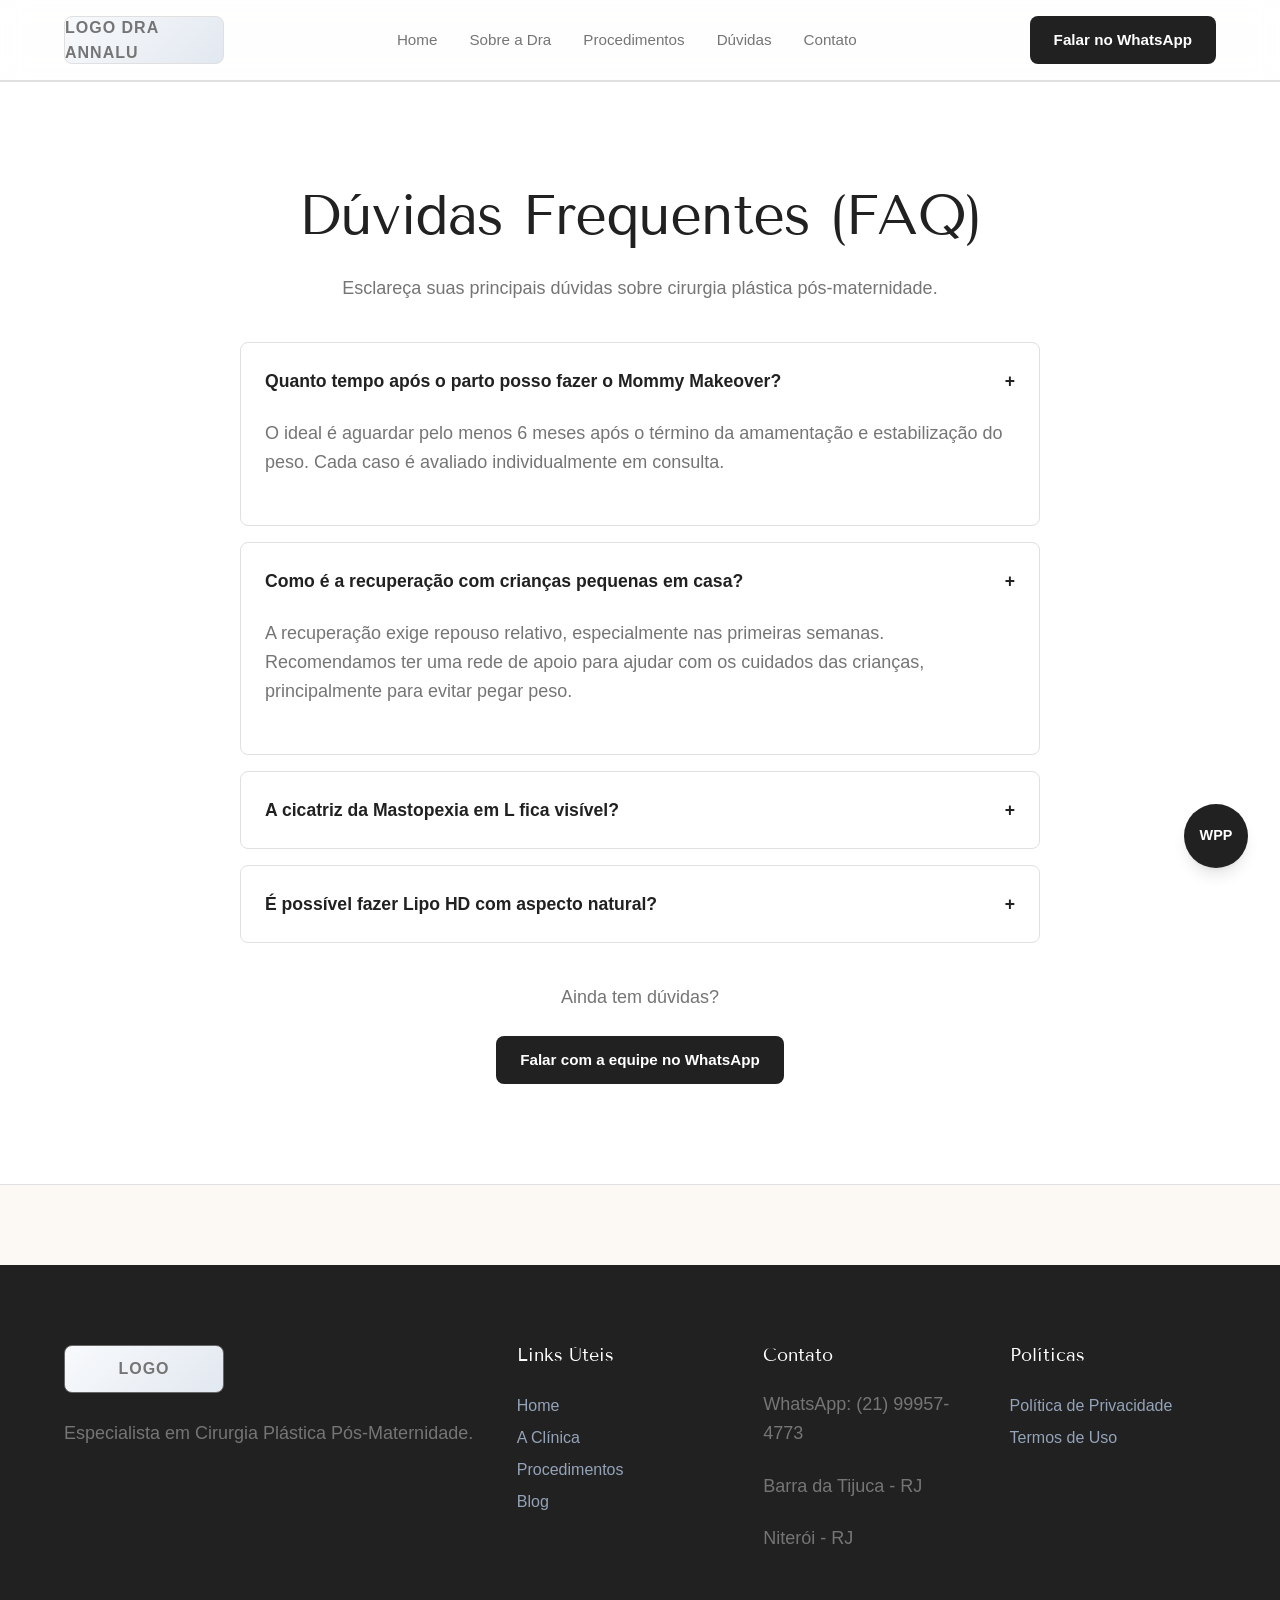
<file: faq.html>
<!DOCTYPE html>
<html lang="pt-BR">
<head>
    <meta charset="UTF-8">
    <meta name="viewport" content="width=device-width, initial-scale=1.0">
    <title>Dúvidas Frequentes - Wireframe</title>
    <link rel="stylesheet" href="css/style.css">
</head>
<body>

    <!-- Header Global -->
    <header>
        <div class="container header-inner">
            <div class="logo-placeholder">LOGO DRA ANNALU</div>
            <input type="checkbox" id="menu-toggle" class="menu-toggle">
            <label for="menu-toggle" class="menu-icon">&#9776;</label>
            <nav>
                <ul>
                    <li><a href="index.html">Home</a></li>
                    <li><a href="sobre.html">Sobre a Dra</a></li>
                    <li><a href="procedimentos.html">Procedimentos</a></li>
                    <li><a href="faq.html">Dúvidas</a></li>
                    <li><a href="contato.html">Contato</a></li>
                </ul>
            </nav>
            <a href="contato.html" class="btn">Falar no WhatsApp</a>
        </div>
    </header>

    <section class="section section-light">
        <div class="container">
            <h1 style="text-align: center;">Dúvidas Frequentes (FAQ)</h1>
            <p style="text-align: center; margin-bottom: 40px;">Esclareça suas principais dúvidas sobre cirurgia plástica pós-maternidade.</p>

            <div style="max-width: 800px; margin: 0 auto;">
                <div class="faq-item">
                    <div class="faq-question">
                        <span>Quanto tempo após o parto posso fazer o Mommy Makeover?</span>
                        <span>+</span>
                    </div>
                    <div class="faq-answer">
                        <p>O ideal é aguardar pelo menos 6 meses após o término da amamentação e estabilização do peso. Cada caso é avaliado individualmente em consulta.</p>
                    </div>
                </div>

                <div class="faq-item">
                    <div class="faq-question">
                        <span>Como é a recuperação com crianças pequenas em casa?</span>
                        <span>+</span>
                    </div>
                    <div class="faq-answer">
                        <p>A recuperação exige repouso relativo, especialmente nas primeiras semanas. Recomendamos ter uma rede de apoio para ajudar com os cuidados das crianças, principalmente para evitar pegar peso.</p>
                    </div>
                </div>

                <div class="faq-item">
                    <div class="faq-question">
                        <span>A cicatriz da Mastopexia em L fica visível?</span>
                        <span>+</span>
                    </div>
                    <!-- Resposta ocutada no wireframe para simular acordeão fechado -->
                </div>

                <div class="faq-item">
                    <div class="faq-question">
                        <span>É possível fazer Lipo HD com aspecto natural?</span>
                        <span>+</span>
                    </div>
                </div>
            </div>
            
            <div style="text-align: center; margin-top: 40px;">
                <p>Ainda tem dúvidas?</p>
                <a href="contato.html" class="btn">Falar com a equipe no WhatsApp</a>
            </div>
        </div>
    </section>

    <!-- Footer Global -->
    <footer>
        <div class="container footer-inner">
            <div>
                <div class="logo-placeholder" style="border-color: #666;">LOGO</div>
                <br>
                <p>Especialista em Cirurgia Plástica Pós-Maternidade.</p>
            </div>
            <div>
                <h3>Links Úteis</h3>
                <ul style="list-style:none; line-height:2;">
                    <li><a href="index.html">Home</a></li>
                    <li><a href="sobre.html">A Clínica</a></li>
                    <li><a href="procedimentos.html">Procedimentos</a></li>
                    <li><a href="blog.html">Blog</a></li>
                </ul>
            </div>
            <div>
                <h3>Contato</h3>
                <p>WhatsApp: (21) 99957-4773</p>
                <p>Barra da Tijuca - RJ</p>
                <p>Niterói - RJ</p>
            </div>
            <div>
                <h3>Políticas</h3>
                <ul style="list-style:none; line-height:2;">
                    <li><a href="#">Política de Privacidade</a></li>
                    <li><a href="#">Termos de Uso</a></li>
                </ul>
            </div>
        </div>
    </footer>

    <!-- Flutuante WhatsApp -->
    <a href="contato.html" class="floating-whatsapp">WPP</a>

</body>
</html>
</file>
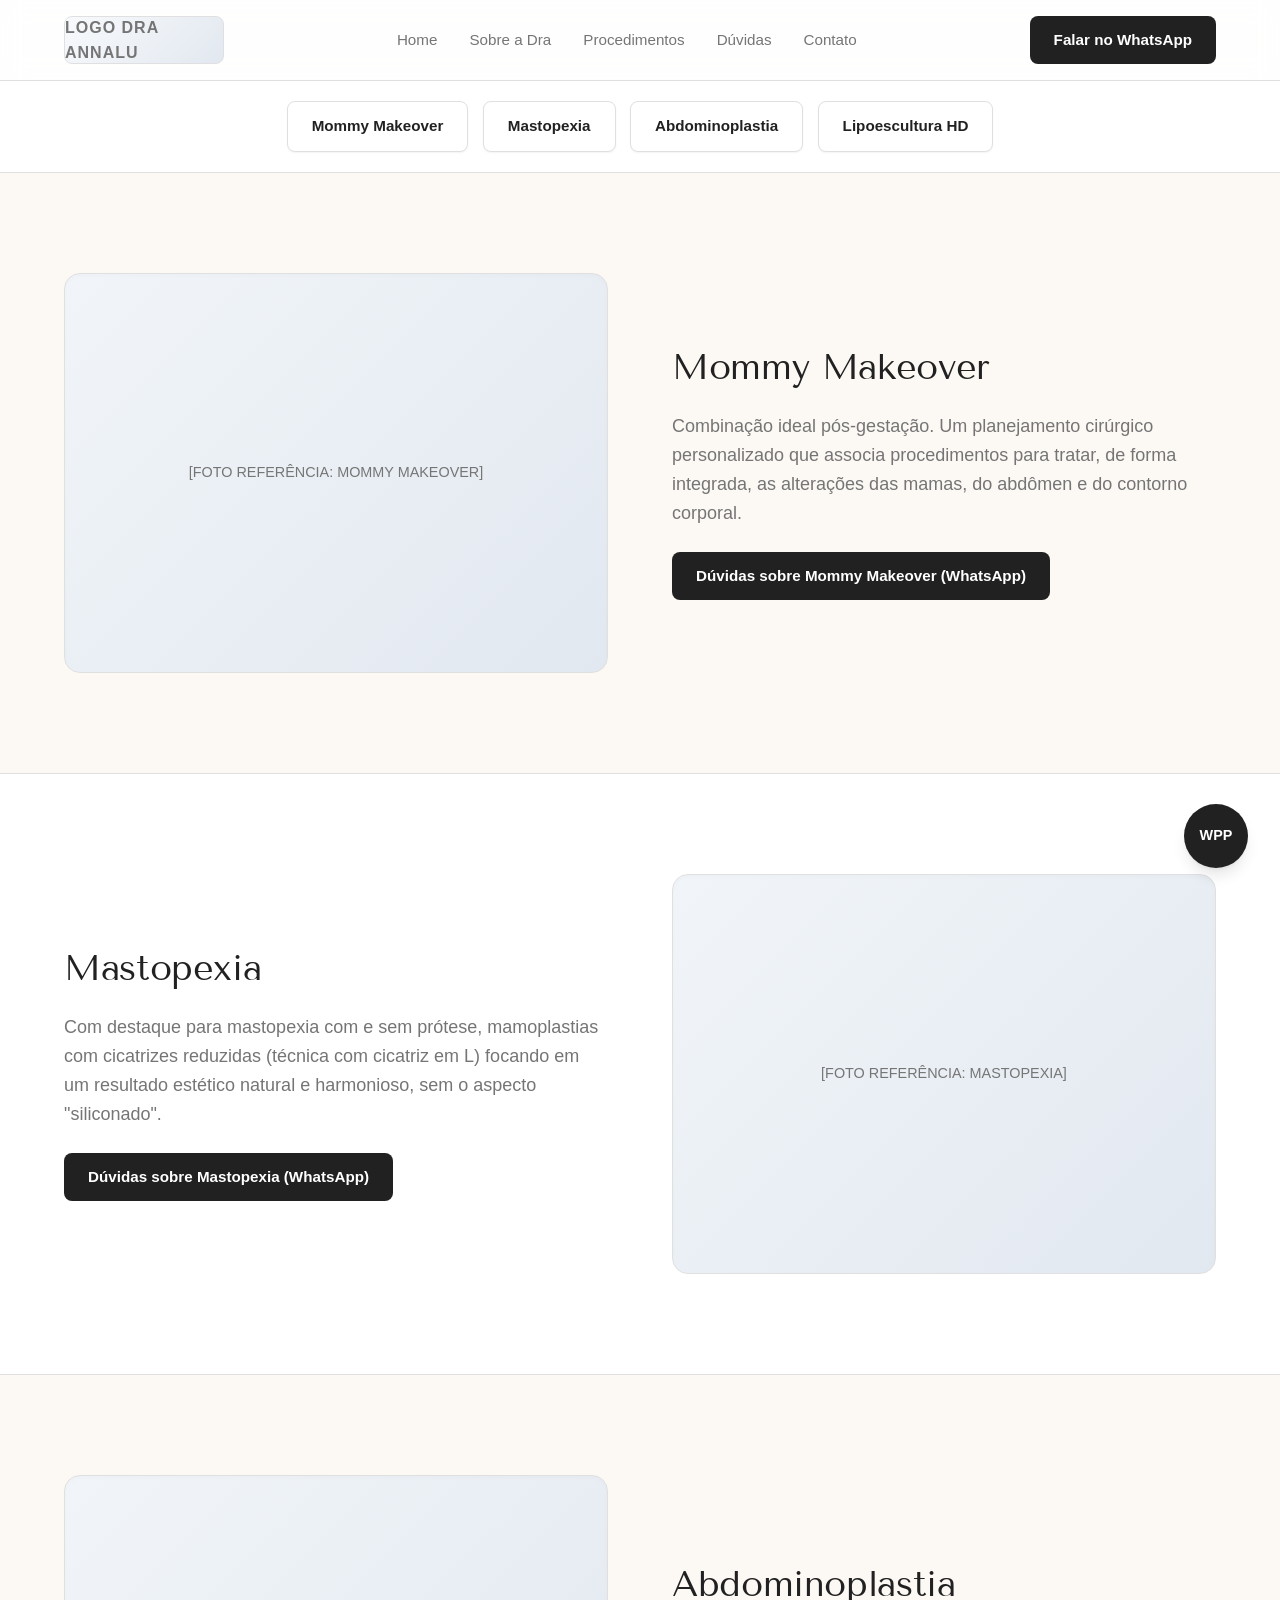
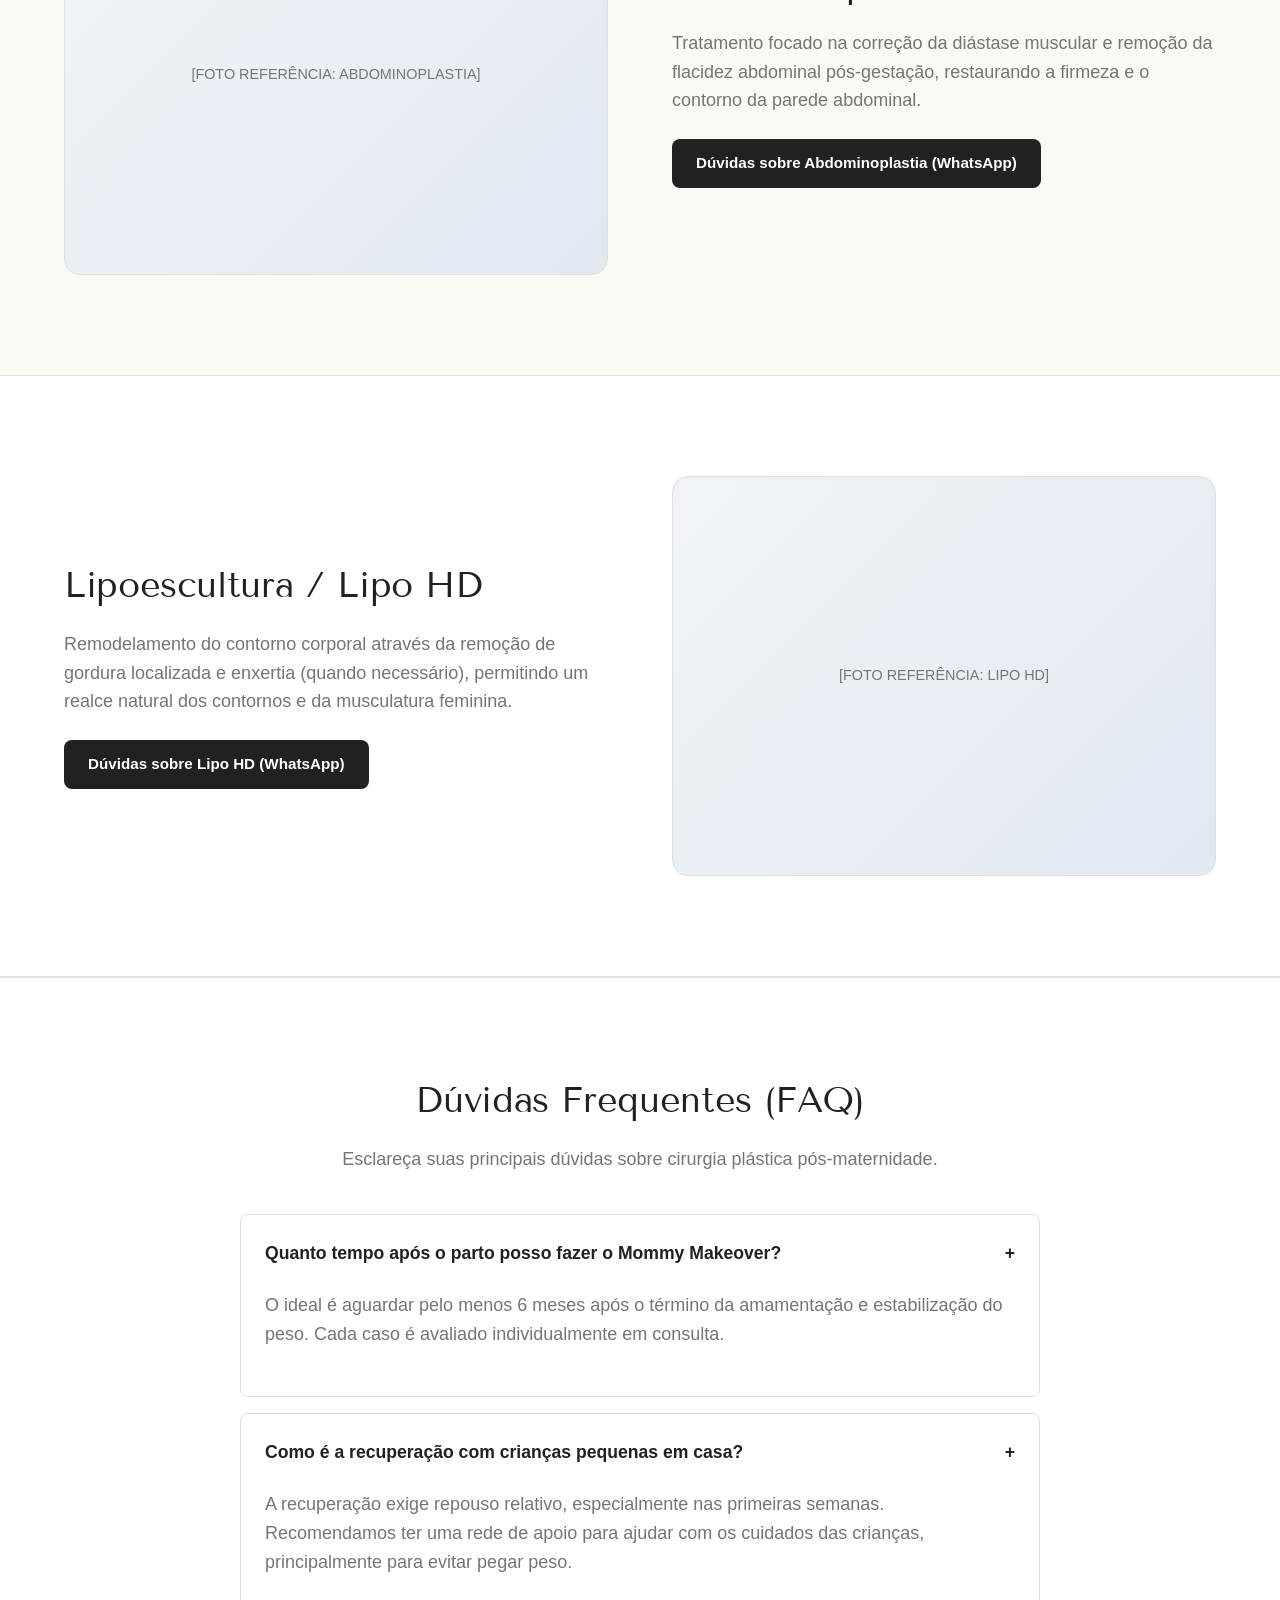
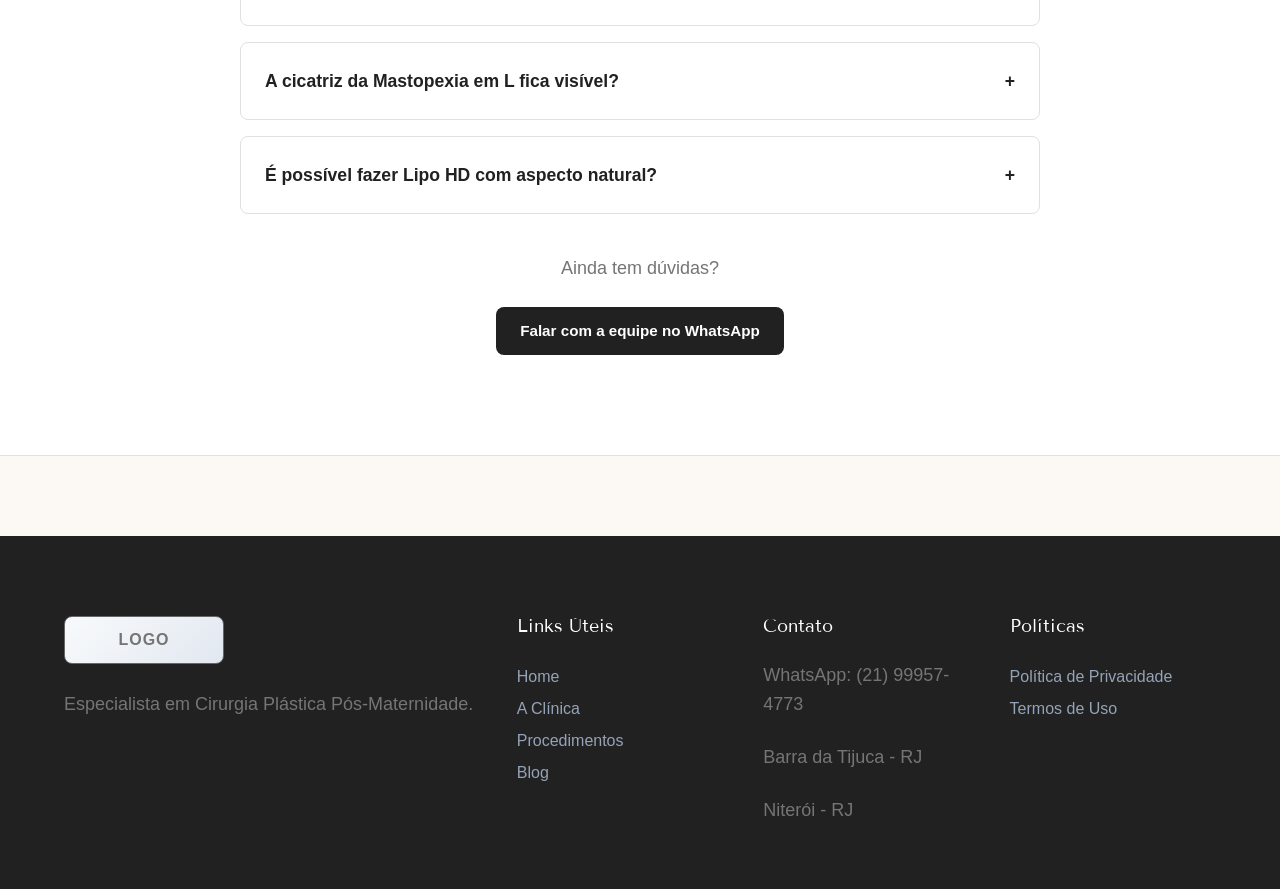
<file: procedimentos.html>
<!DOCTYPE html>
<html lang="pt-BR">
<head>
    <meta charset="UTF-8">
    <meta name="viewport" content="width=device-width, initial-scale=1.0">
    <title>Procedimentos - Wireframe</title>
    <link rel="stylesheet" href="css/style.css">
</head>
<body>

    <!-- Header Global -->
    <header>
        <div class="container header-inner">
            <div class="logo-placeholder">LOGO DRA ANNALU</div>
            <input type="checkbox" id="menu-toggle" class="menu-toggle">
            <label for="menu-toggle" class="menu-icon">&#9776;</label>
            <nav>
                <ul>
                    <li><a href="index.html">Home</a></li>
                    <li><a href="sobre.html">Sobre a Dra</a></li>
                    <li><a href="procedimentos.html">Procedimentos</a></li>
                    <li><a href="faq.html">Dúvidas</a></li>
                    <li><a href="contato.html">Contato</a></li>
                </ul>
            </nav>
            <a href="contato.html" class="btn">Falar no WhatsApp</a>
        </div>
    </header>

    <!-- Navegação Interna -->
    <div style="background-color: var(--color-surface); padding: 20px 0; border-bottom: 1px solid var(--color-border); text-align: center;">
        <div class="container">
            <a href="#mommy" class="btn btn-secondary" style="margin-right: 10px;">Mommy Makeover</a>
            <a href="#mastopexia" class="btn btn-secondary" style="margin-right: 10px;">Mastopexia</a>
            <a href="#abdominoplastia" class="btn btn-secondary" style="margin-right: 10px;">Abdominoplastia</a>
            <a href="#lipo" class="btn btn-secondary">Lipoescultura HD</a>
        </div>
    </div>

    <!-- Procedimento 1 -->
    <section id="mommy" class="section">
        <div class="container grid-2-cols">
            <div>
                <div class="image-placeholder">
                    [FOTO REFERÊNCIA: MOMMY MAKEOVER]
                </div>
            </div>
            <div>
                <h2>Mommy Makeover</h2>
                <p>Combinação ideal pós-gestação. Um planejamento cirúrgico personalizado que associa procedimentos para tratar, de forma integrada, as alterações das mamas, do abdômen e do contorno corporal.</p>
                <a href="contato.html" class="btn">Dúvidas sobre Mommy Makeover (WhatsApp)</a>
            </div>
        </div>
    </section>

    <!-- Procedimento 2 -->
    <section id="mastopexia" class="section section-light">
        <div class="container grid-2-cols">
            <div>
                <h2>Mastopexia</h2>
                <p>Com destaque para mastopexia com e sem prótese, mamoplastias com cicatrizes reduzidas (técnica com cicatriz em L) focando em um resultado estético natural e harmonioso, sem o aspecto "siliconado".</p>
                <a href="contato.html" class="btn">Dúvidas sobre Mastopexia (WhatsApp)</a>
            </div>
            <div>
                <div class="image-placeholder">
                    [FOTO REFERÊNCIA: MASTOPEXIA]
                </div>
            </div>
        </div>
    </section>

    <!-- Procedimento 3 -->
    <section id="abdominoplastia" class="section">
        <div class="container grid-2-cols">
            <div>
                <div class="image-placeholder">
                    [FOTO REFERÊNCIA: ABDOMINOPLASTIA]
                </div>
            </div>
            <div>
                <h2>Abdominoplastia</h2>
                <p>Tratamento focado na correção da diástase muscular e remoção da flacidez abdominal pós-gestação, restaurando a firmeza e o contorno da parede abdominal.</p>
                <a href="contato.html" class="btn">Dúvidas sobre Abdominoplastia (WhatsApp)</a>
            </div>
        </div>
    </section>

    <!-- Procedimento 4 -->
    <section id="lipo" class="section section-light">
        <div class="container grid-2-cols">
            <div>
                <h2>Lipoescultura / Lipo HD</h2>
                <p>Remodelamento do contorno corporal através da remoção de gordura localizada e enxertia (quando necessário), permitindo um realce natural dos contornos e da musculatura feminina.</p>
                <a href="contato.html" class="btn">Dúvidas sobre Lipo HD (WhatsApp)</a>
            </div>
            <div>
                <div class="image-placeholder">
                    [FOTO REFERÊNCIA: LIPO HD]
                </div>
            </div>
        </div>
    </section>

    <!-- FAQ Section -->
    <section class="section section-light">
        <div class="container">
            <h2 style="text-align: center;">Dúvidas Frequentes (FAQ)</h2>
            <p style="text-align: center; margin-bottom: 40px;">Esclareça suas principais dúvidas sobre cirurgia plástica pós-maternidade.</p>

            <div style="max-width: 800px; margin: 0 auto;">
                <div class="faq-item">
                    <div class="faq-question">
                        <span>Quanto tempo após o parto posso fazer o Mommy Makeover?</span>
                        <span>+</span>
                    </div>
                    <div class="faq-answer">
                        <p>O ideal é aguardar pelo menos 6 meses após o término da amamentação e estabilização do peso. Cada caso é avaliado individualmente em consulta.</p>
                    </div>
                </div>

                <div class="faq-item">
                    <div class="faq-question">
                        <span>Como é a recuperação com crianças pequenas em casa?</span>
                        <span>+</span>
                    </div>
                    <div class="faq-answer">
                        <p>A recuperação exige repouso relativo, especialmente nas primeiras semanas. Recomendamos ter uma rede de apoio para ajudar com os cuidados das crianças, principalmente para evitar pegar peso.</p>
                    </div>
                </div>

                <div class="faq-item">
                    <div class="faq-question">
                        <span>A cicatriz da Mastopexia em L fica visível?</span>
                        <span>+</span>
                    </div>
                </div>

                <div class="faq-item">
                    <div class="faq-question">
                        <span>É possível fazer Lipo HD com aspecto natural?</span>
                        <span>+</span>
                    </div>
                </div>
            </div>
            
            <div style="text-align: center; margin-top: 40px;">
                <p>Ainda tem dúvidas?</p>
                <a href="contato.html" class="btn">Falar com a equipe no WhatsApp</a>
            </div>
        </div>
    </section>

    <!-- Footer Global -->
    <footer>
        <div class="container footer-inner">
            <div>
                <div class="logo-placeholder" style="border-color: #666;">LOGO</div>
                <br>
                <p>Especialista em Cirurgia Plástica Pós-Maternidade.</p>
            </div>
            <div>
                <h3>Links Úteis</h3>
                <ul style="list-style:none; line-height:2;">
                    <li><a href="index.html">Home</a></li>
                    <li><a href="sobre.html">A Clínica</a></li>
                    <li><a href="procedimentos.html">Procedimentos</a></li>
                    <li><a href="blog.html">Blog</a></li>
                </ul>
            </div>
            <div>
                <h3>Contato</h3>
                <p>WhatsApp: (21) 99957-4773</p>
                <p>Barra da Tijuca - RJ</p>
                <p>Niterói - RJ</p>
            </div>
            <div>
                <h3>Políticas</h3>
                <ul style="list-style:none; line-height:2;">
                    <li><a href="#">Política de Privacidade</a></li>
                    <li><a href="#">Termos de Uso</a></li>
                </ul>
            </div>
        </div>
    </footer>

    <!-- Flutuante WhatsApp -->
    <a href="contato.html" class="floating-whatsapp">WPP</a>

</body>
</html>
</file>
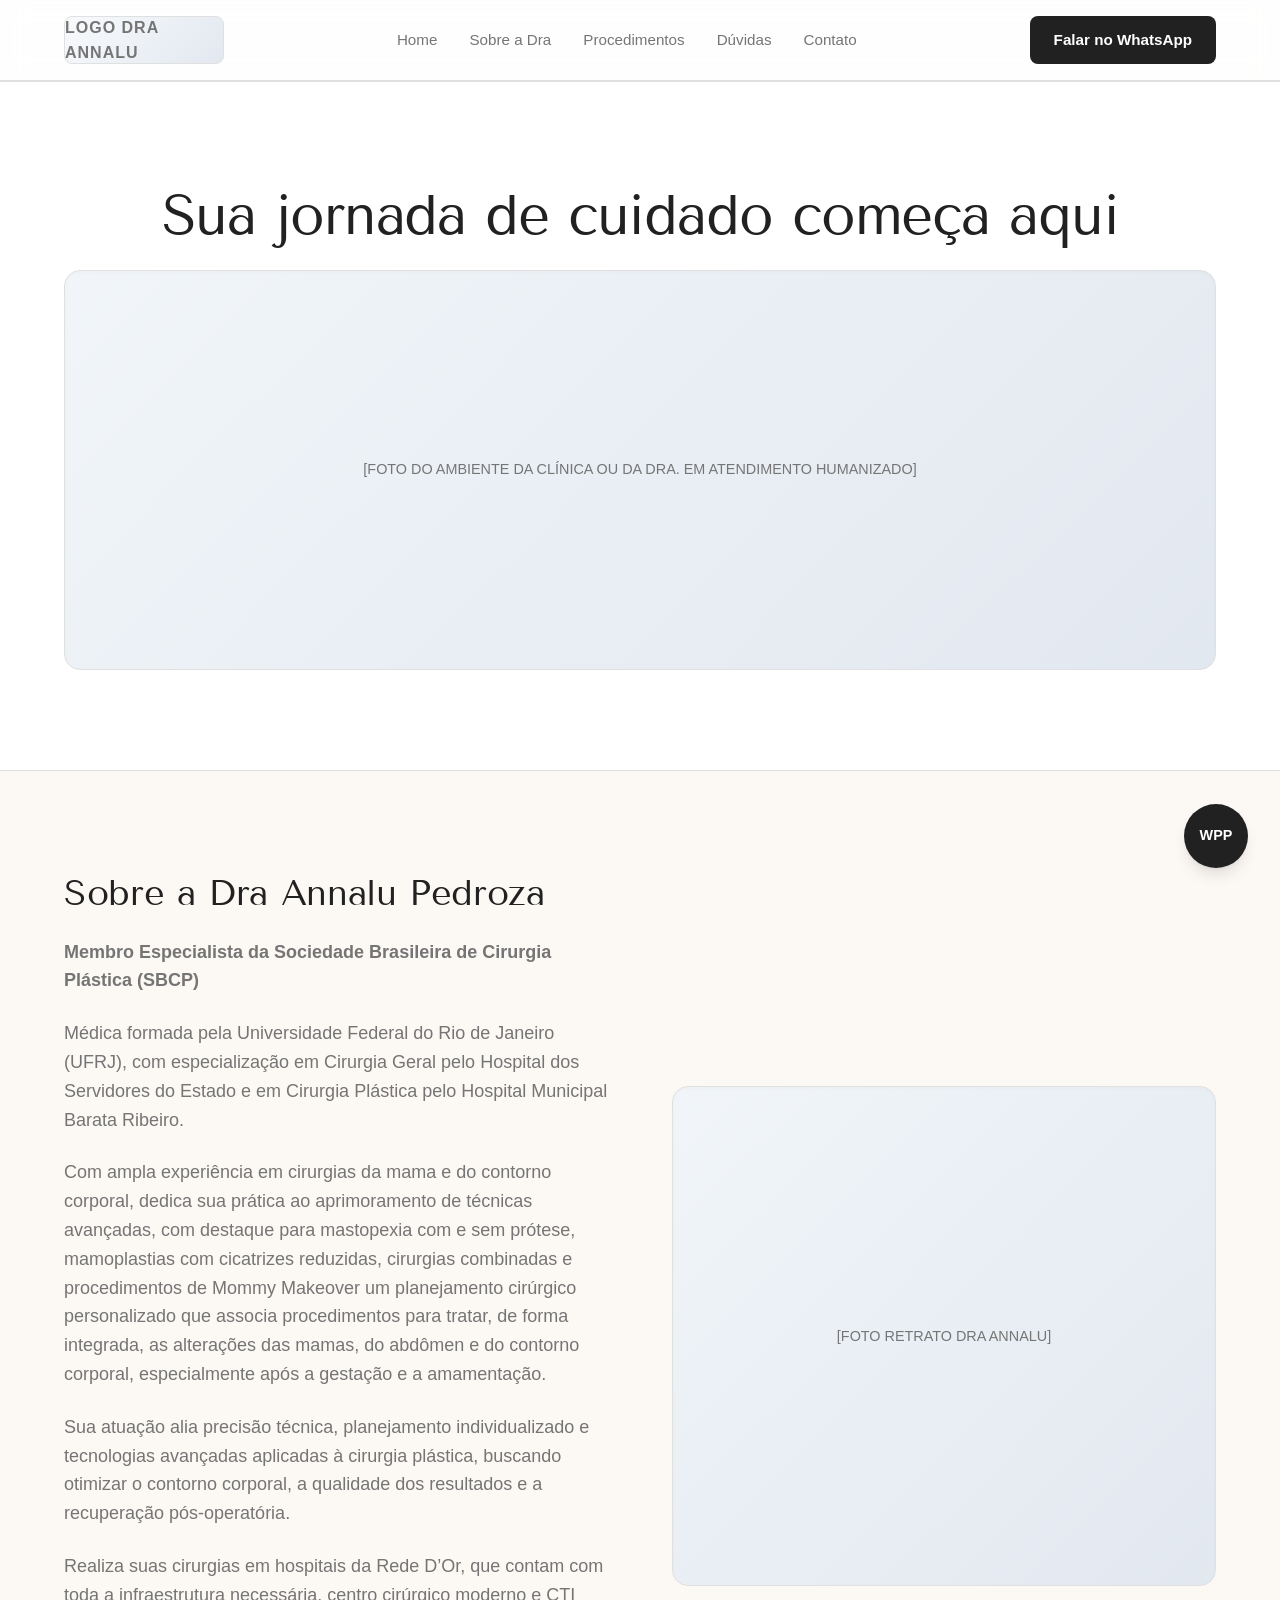
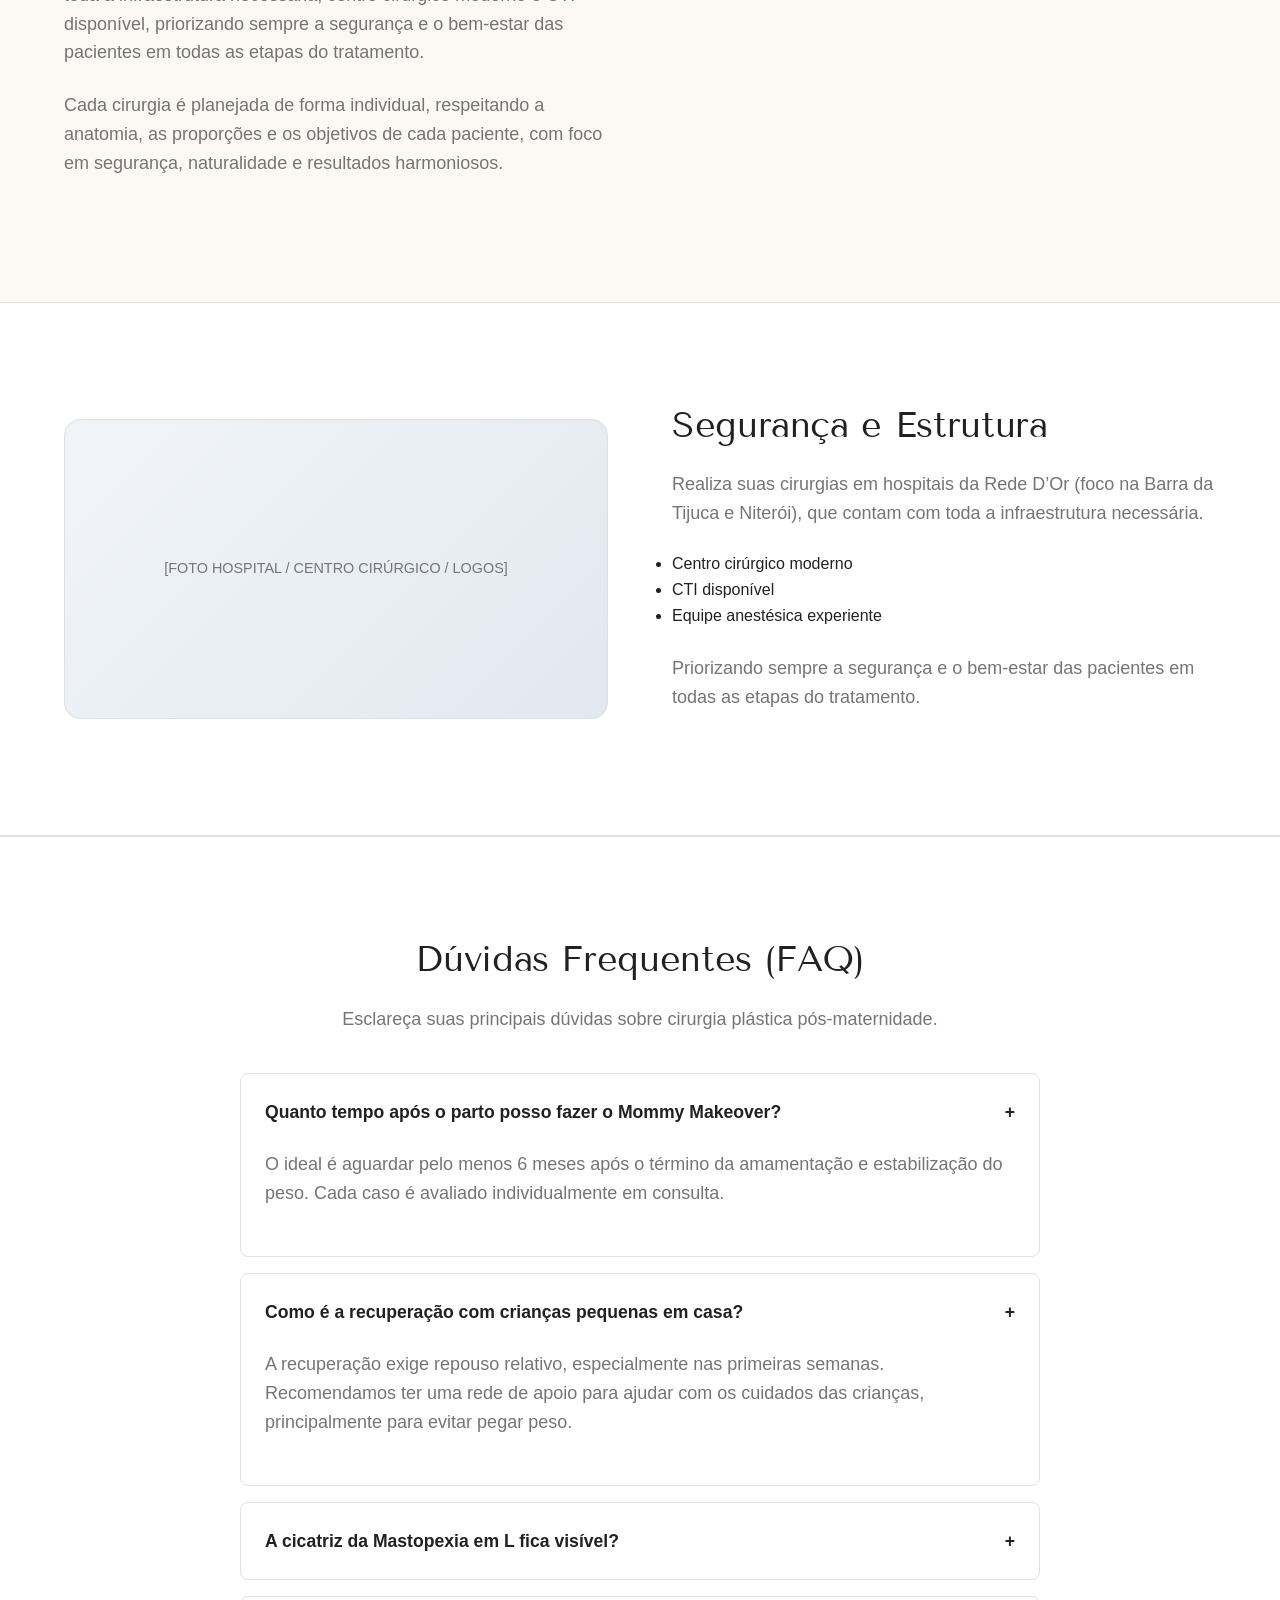
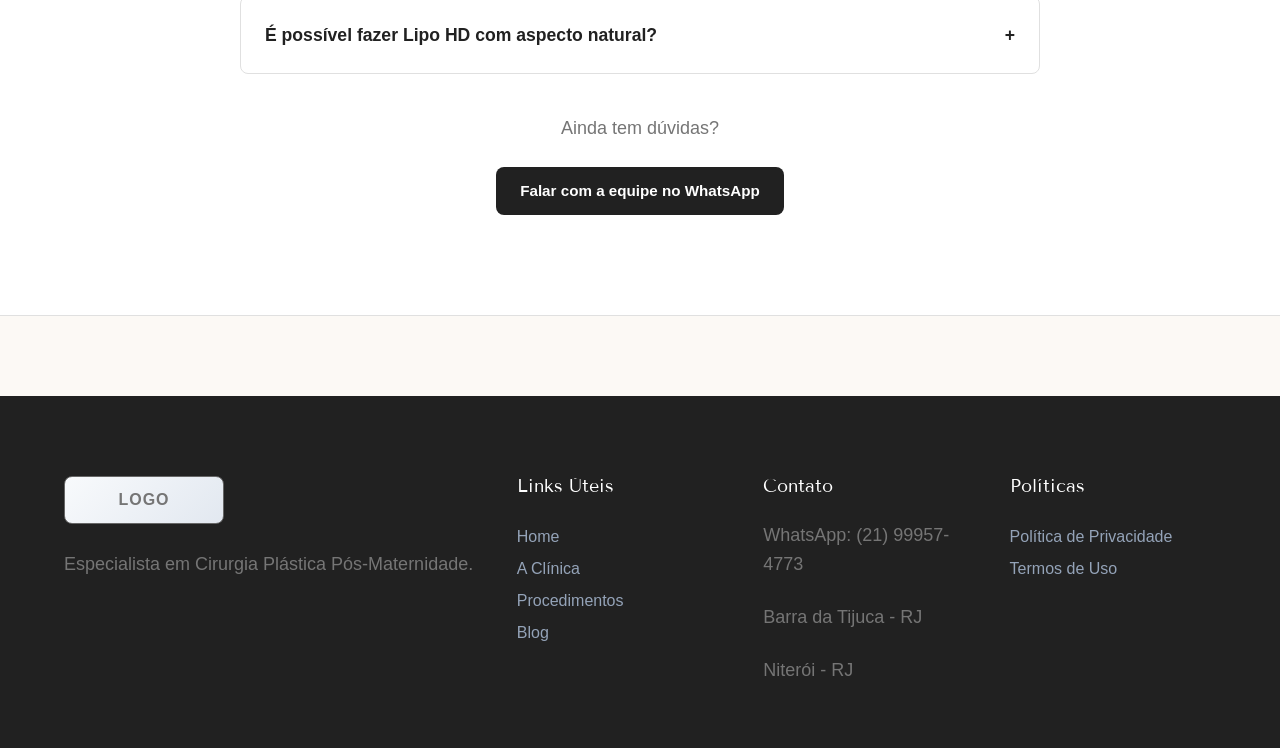
<file: sobre.html>
<!DOCTYPE html>
<html lang="pt-BR">

<head>
    <meta charset="UTF-8">
    <meta name="viewport" content="width=device-width, initial-scale=1.0">
    <title>Sobre a Dra Annalu - Wireframe</title>
    <link rel="stylesheet" href="css/style.css">
</head>

<body>

    <!-- Header Global -->
    <header>
        <div class="container header-inner">
            <div class="logo-placeholder">LOGO DRA ANNALU</div>
            <input type="checkbox" id="menu-toggle" class="menu-toggle">
            <label for="menu-toggle" class="menu-icon">&#9776;</label>
            <nav>
                <ul>
                    <li><a href="index.html">Home</a></li>
                    <li><a href="sobre.html">Sobre a Dra</a></li>
                    <li><a href="procedimentos.html">Procedimentos</a></li>
                    <li><a href="faq.html">Dúvidas</a></li>
                    <li><a href="contato.html">Contato</a></li>
                </ul>
            </nav>
            <a href="contato.html" class="btn">Falar no WhatsApp</a>
        </div>
    </header>

    <!-- Dobra 1: Hero Sobre -->
    <section class="section section-light">
        <div class="container">
            <h1 style="text-align: center; margin-bottom: 20px;">Sua jornada de cuidado começa aqui</h1>
            <div class="image-placeholder" style="min-height: 400px;">
                [FOTO DO AMBIENTE DA CLÍNICA OU DA DRA. EM ATENDIMENTO HUMANIZADO]
            </div>
        </div>
    </section>

    <!-- Dobra 2: Perfil Profissional -->
    <section class="section">
        <div class="container grid-2-cols">
            <div>
                <h2>Sobre a Dra Annalu Pedroza</h2>
                <p><strong>Membro Especialista da Sociedade Brasileira de Cirurgia Plástica (SBCP)</strong></p>
                <p>Médica formada pela Universidade Federal do Rio de Janeiro (UFRJ), com especialização em Cirurgia
                    Geral pelo Hospital dos Servidores do Estado e em Cirurgia Plástica pelo Hospital Municipal Barata
                    Ribeiro.</p>
                <p>Com ampla experiência em cirurgias da mama e do contorno corporal, dedica sua prática ao
                    aprimoramento de técnicas avançadas, com destaque para mastopexia com e sem prótese, mamoplastias
                    com cicatrizes reduzidas, cirurgias combinadas e procedimentos de Mommy Makeover um planejamento
                    cirúrgico personalizado que associa procedimentos para tratar, de forma integrada, as alterações das
                    mamas, do abdômen e do contorno corporal, especialmente após a gestação e a amamentação.</p>
                <p>Sua atuação alia precisão técnica, planejamento individualizado e tecnologias avançadas aplicadas à
                    cirurgia plástica, buscando otimizar o contorno corporal, a qualidade dos resultados e a recuperação
                    pós-operatória.</p>
                <p>Realiza suas cirurgias em hospitais da Rede D’Or, que contam com toda a infraestrutura necessária,
                    centro cirúrgico moderno e CTI disponível, priorizando sempre a segurança e o bem-estar das
                    pacientes em todas as etapas do tratamento.</p>
                <p>Cada cirurgia é planejada de forma individual, respeitando a anatomia, as proporções e os objetivos
                    de cada paciente, com foco em segurança, naturalidade e resultados harmoniosos.</p>
            </div>
            <div>
                <div class="image-placeholder" style="min-height: 500px;">
                    [FOTO RETRATO DRA ANNALU]
                </div>
            </div>
        </div>
    </section>

    <!-- Dobra 3: Segurança -->
    <section class="section section-light">
        <div class="container grid-2-cols">
            <div>
                <div class="image-placeholder" style="min-height: 300px;">
                    [FOTO HOSPITAL / CENTRO CIRÚRGICO / LOGOS]
                </div>
            </div>
            <div>
                <h2>Segurança e Estrutura</h2>
                <p>Realiza suas cirurgias em hospitais da Rede D’Or (foco na Barra da Tijuca e Niterói), que contam com
                    toda a infraestrutura necessária.</p>
                <ul>
                    <li>Centro cirúrgico moderno</li>
                    <li>CTI disponível</li>
                    <li>Equipe anestésica experiente</li>
                </ul>
                <br>
                <p>Priorizando sempre a segurança e o bem-estar das pacientes em todas as etapas do tratamento.</p>
            </div>
        </div>
    </section>

    <!-- FAQ Section -->
    <section class="section section-light">
        <div class="container">
            <h2 style="text-align: center;">Dúvidas Frequentes (FAQ)</h2>
            <p style="text-align: center; margin-bottom: 40px;">Esclareça suas principais dúvidas sobre cirurgia
                plástica pós-maternidade.</p>

            <div style="max-width: 800px; margin: 0 auto;">
                <div class="faq-item">
                    <div class="faq-question">
                        <span>Quanto tempo após o parto posso fazer o Mommy Makeover?</span>
                        <span>+</span>
                    </div>
                    <div class="faq-answer">
                        <p>O ideal é aguardar pelo menos 6 meses após o término da amamentação e estabilização do peso.
                            Cada caso é avaliado individualmente em consulta.</p>
                    </div>
                </div>

                <div class="faq-item">
                    <div class="faq-question">
                        <span>Como é a recuperação com crianças pequenas em casa?</span>
                        <span>+</span>
                    </div>
                    <div class="faq-answer">
                        <p>A recuperação exige repouso relativo, especialmente nas primeiras semanas. Recomendamos ter
                            uma rede de apoio para ajudar com os cuidados das crianças, principalmente para evitar pegar
                            peso.</p>
                    </div>
                </div>

                <div class="faq-item">
                    <div class="faq-question">
                        <span>A cicatriz da Mastopexia em L fica visível?</span>
                        <span>+</span>
                    </div>
                </div>

                <div class="faq-item">
                    <div class="faq-question">
                        <span>É possível fazer Lipo HD com aspecto natural?</span>
                        <span>+</span>
                    </div>
                </div>
            </div>

            <div style="text-align: center; margin-top: 40px;">
                <p>Ainda tem dúvidas?</p>
                <a href="contato.html" class="btn">Falar com a equipe no WhatsApp</a>
            </div>
        </div>
    </section>

    <!-- Footer Global -->
    <footer>
        <div class="container footer-inner">
            <div>
                <div class="logo-placeholder" style="border-color: #666;">LOGO</div>
                <br>
                <p>Especialista em Cirurgia Plástica Pós-Maternidade.</p>
            </div>
            <div>
                <h3>Links Úteis</h3>
                <ul style="list-style:none; line-height:2;">
                    <li><a href="index.html">Home</a></li>
                    <li><a href="sobre.html">A Clínica</a></li>
                    <li><a href="procedimentos.html">Procedimentos</a></li>
                    <li><a href="blog.html">Blog</a></li>
                </ul>
            </div>
            <div>
                <h3>Contato</h3>
                <p>WhatsApp: (21) 99957-4773</p>
                <p>Barra da Tijuca - RJ</p>
                <p>Niterói - RJ</p>
            </div>
            <div>
                <h3>Políticas</h3>
                <ul style="list-style:none; line-height:2;">
                    <li><a href="#">Política de Privacidade</a></li>
                    <li><a href="#">Termos de Uso</a></li>
                </ul>
            </div>
        </div>
    </footer>

    <!-- Flutuante WhatsApp -->
    <a href="contato.html" class="floating-whatsapp">WPP</a>

</body>

</html>
</file>
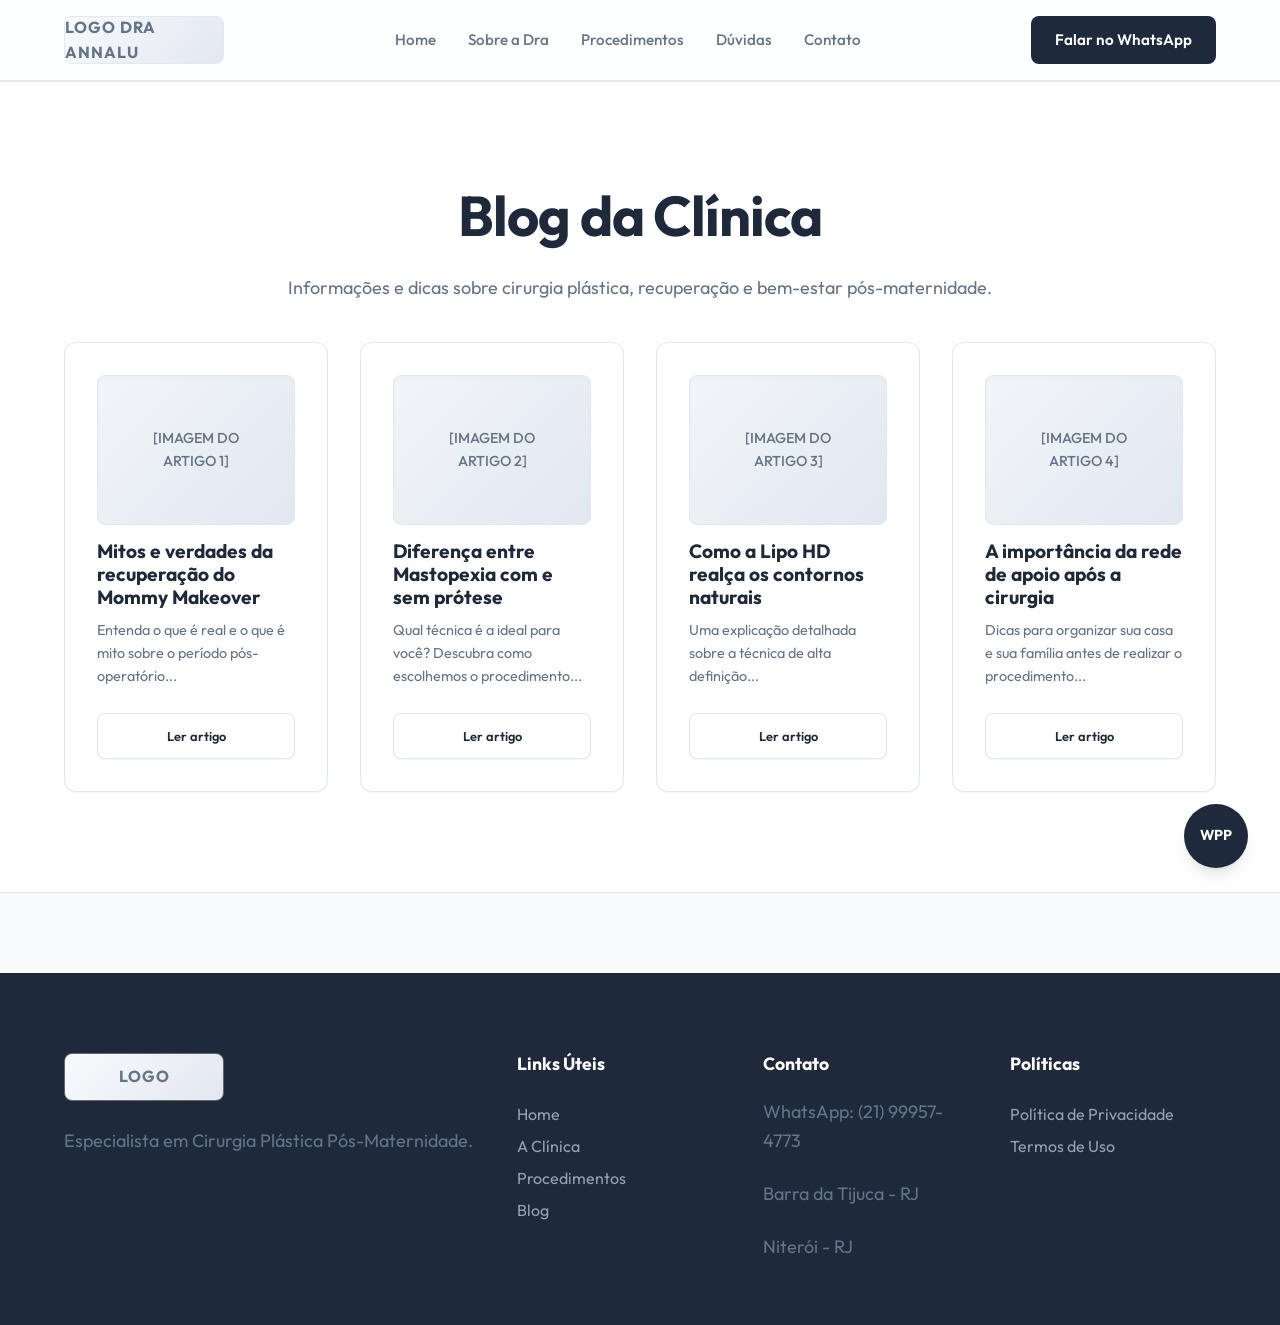
<file: wireframes/blog.html>
<!DOCTYPE html>
<html lang="pt-BR">
<head>
    <meta charset="UTF-8">
    <meta name="viewport" content="width=device-width, initial-scale=1.0">
    <title>Blog - Wireframe</title>
    <link rel="stylesheet" href="style.css">
</head>
<body>

    <!-- Header Global -->
    <header>
        <div class="container header-inner">
            <div class="logo-placeholder">LOGO DRA ANNALU</div>
            <input type="checkbox" id="menu-toggle" class="menu-toggle">
            <label for="menu-toggle" class="menu-icon">&#9776;</label>
            <nav>
                <ul>
                    <li><a href="index.html">Home</a></li>
                    <li><a href="sobre.html">Sobre a Dra</a></li>
                    <li><a href="procedimentos.html">Procedimentos</a></li>
                    <li><a href="faq.html">Dúvidas</a></li>
                    <li><a href="contato.html">Contato</a></li>
                </ul>
            </nav>
            <a href="contato.html" class="btn">Falar no WhatsApp</a>
        </div>
    </header>

    <section class="section section-light">
        <div class="container">
            <h1 style="text-align: center;">Blog da Clínica</h1>
            <p style="text-align: center; margin-bottom: 40px;">Informações e dicas sobre cirurgia plástica, recuperação e bem-estar pós-maternidade.</p>

            <div class="grid-4-cols">
                <div class="card" style="text-align: left;">
                    <div class="image-placeholder" style="min-height: 150px; margin-bottom: 15px;">[IMAGEM DO ARTIGO 1]</div>
                    <h3 style="font-size: 1.2rem; margin-bottom: 10px;">Mitos e verdades da recuperação do Mommy Makeover</h3>
                    <p style="font-size: 0.9rem;">Entenda o que é real e o que é mito sobre o período pós-operatório...</p>
                    <a href="#" class="btn btn-secondary" style="font-size: 0.8rem;">Ler artigo</a>
                </div>

                <div class="card" style="text-align: left;">
                    <div class="image-placeholder" style="min-height: 150px; margin-bottom: 15px;">[IMAGEM DO ARTIGO 2]</div>
                    <h3 style="font-size: 1.2rem; margin-bottom: 10px;">Diferença entre Mastopexia com e sem prótese</h3>
                    <p style="font-size: 0.9rem;">Qual técnica é a ideal para você? Descubra como escolhemos o procedimento...</p>
                    <a href="#" class="btn btn-secondary" style="font-size: 0.8rem;">Ler artigo</a>
                </div>

                <div class="card" style="text-align: left;">
                    <div class="image-placeholder" style="min-height: 150px; margin-bottom: 15px;">[IMAGEM DO ARTIGO 3]</div>
                    <h3 style="font-size: 1.2rem; margin-bottom: 10px;">Como a Lipo HD realça os contornos naturais</h3>
                    <p style="font-size: 0.9rem;">Uma explicação detalhada sobre a técnica de alta definição...</p>
                    <a href="#" class="btn btn-secondary" style="font-size: 0.8rem;">Ler artigo</a>
                </div>

                <div class="card" style="text-align: left;">
                    <div class="image-placeholder" style="min-height: 150px; margin-bottom: 15px;">[IMAGEM DO ARTIGO 4]</div>
                    <h3 style="font-size: 1.2rem; margin-bottom: 10px;">A importância da rede de apoio após a cirurgia</h3>
                    <p style="font-size: 0.9rem;">Dicas para organizar sua casa e sua família antes de realizar o procedimento...</p>
                    <a href="#" class="btn btn-secondary" style="font-size: 0.8rem;">Ler artigo</a>
                </div>
            </div>
        </div>
    </section>

    <!-- Footer Global -->
    <footer>
        <div class="container footer-inner">
            <div>
                <div class="logo-placeholder" style="border-color: #666;">LOGO</div>
                <br>
                <p>Especialista em Cirurgia Plástica Pós-Maternidade.</p>
            </div>
            <div>
                <h3>Links Úteis</h3>
                <ul style="list-style:none; line-height:2;">
                    <li><a href="index.html">Home</a></li>
                    <li><a href="sobre.html">A Clínica</a></li>
                    <li><a href="procedimentos.html">Procedimentos</a></li>
                    <li><a href="blog.html">Blog</a></li>
                </ul>
            </div>
            <div>
                <h3>Contato</h3>
                <p>WhatsApp: (21) 99957-4773</p>
                <p>Barra da Tijuca - RJ</p>
                <p>Niterói - RJ</p>
            </div>
            <div>
                <h3>Políticas</h3>
                <ul style="list-style:none; line-height:2;">
                    <li><a href="#">Política de Privacidade</a></li>
                    <li><a href="#">Termos de Uso</a></li>
                </ul>
            </div>
        </div>
    </footer>

    <!-- Flutuante WhatsApp -->
    <a href="contato.html" class="floating-whatsapp">WPP</a>

</body>
</html>
</file>
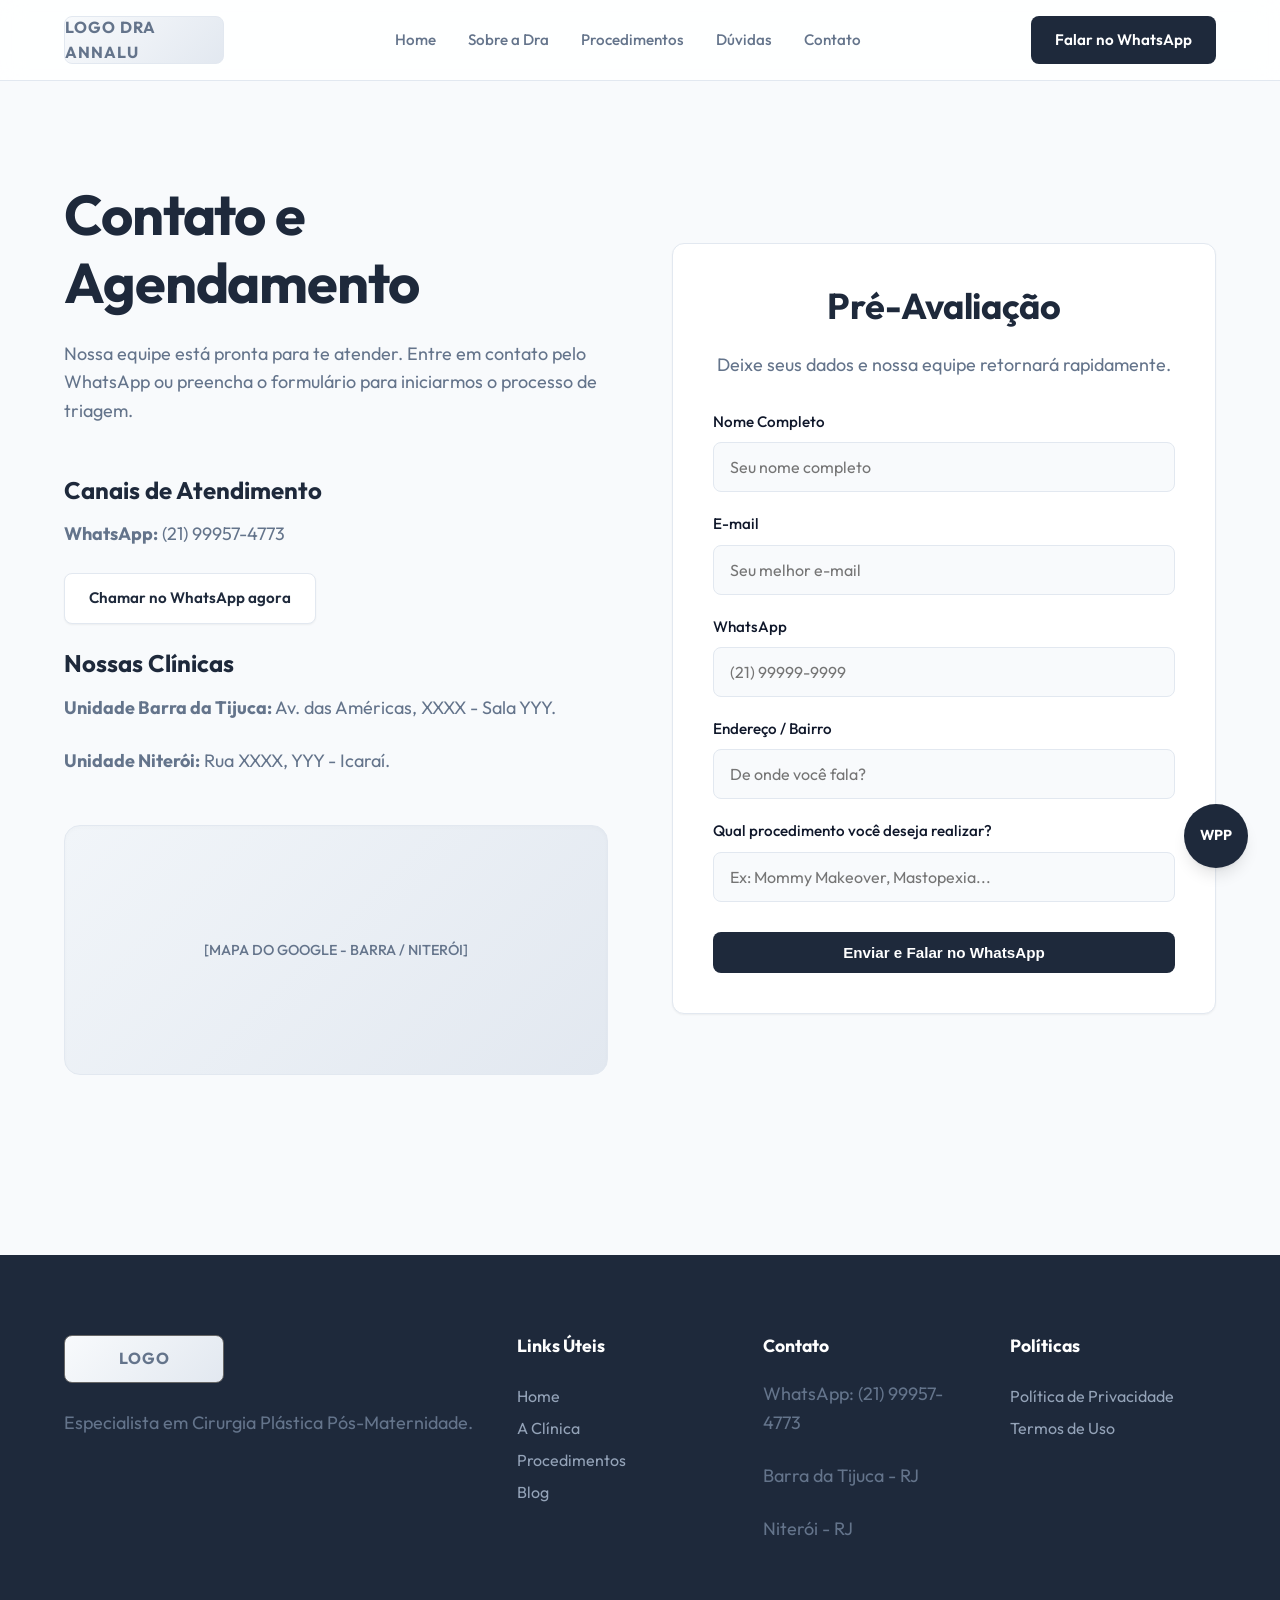
<file: wireframes/contato.html>
<!DOCTYPE html>
<html lang="pt-BR">
<head>
    <meta charset="UTF-8">
    <meta name="viewport" content="width=device-width, initial-scale=1.0">
    <title>Contato & Agendamento - Wireframe</title>
    <link rel="stylesheet" href="style.css">
</head>
<body>

    <!-- Header Global -->
    <header>
        <div class="container header-inner">
            <div class="logo-placeholder">LOGO DRA ANNALU</div>
            <input type="checkbox" id="menu-toggle" class="menu-toggle">
            <label for="menu-toggle" class="menu-icon">&#9776;</label>
            <nav>
                <ul>
                    <li><a href="index.html">Home</a></li>
                    <li><a href="sobre.html">Sobre a Dra</a></li>
                    <li><a href="procedimentos.html">Procedimentos</a></li>
                    <li><a href="faq.html">Dúvidas</a></li>
                    <li><a href="contato.html">Contato</a></li>
                </ul>
            </nav>
            <a href="contato.html" class="btn">Falar no WhatsApp</a>
        </div>
    </header>

    <section class="section">
        <div class="container grid-2-cols">
            <div>
                <h1>Contato e Agendamento</h1>
                <p>Nossa equipe está pronta para te atender. Entre em contato pelo WhatsApp ou preencha o formulário para iniciarmos o processo de triagem.</p>
                
                <br>
                <h3>Canais de Atendimento</h3>
                <p><strong>WhatsApp:</strong> (21) 99957-4773</p>
                <a href="contato.html" class="btn btn-secondary">Chamar no WhatsApp agora</a>

                <br><br>
                <h3>Nossas Clínicas</h3>
                <p><strong>Unidade Barra da Tijuca:</strong> Av. das Américas, XXXX - Sala YYY.</p>
                <p><strong>Unidade Niterói:</strong> Rua XXXX, YYY - Icaraí.</p>
                
                <br>
                <div class="image-placeholder" style="min-height: 250px;">
                    [MAPA DO GOOGLE - BARRA / NITERÓI]
                </div>
            </div>
            
            <div>
                <form class="card" style="padding: 40px; text-align: left;">
                    <h2 style="text-align: center;">Pré-Avaliação</h2>
                    <p style="text-align: center; margin-bottom: 30px;">Deixe seus dados e nossa equipe retornará rapidamente.</p>
                    
                    <div class="form-group">
                        <label>Nome Completo</label>
                        <input type="text" class="form-control" placeholder="Seu nome completo">
                    </div>
                    <div class="form-group">
                        <label>E-mail</label>
                        <input type="email" class="form-control" placeholder="Seu melhor e-mail">
                    </div>
                    <div class="form-group">
                        <label>WhatsApp</label>
                        <input type="text" class="form-control" placeholder="(21) 99999-9999">
                    </div>
                    <div class="form-group">
                        <label>Endereço / Bairro</label>
                        <input type="text" class="form-control" placeholder="De onde você fala?">
                    </div>
                    <div class="form-group">
                        <label>Qual procedimento você deseja realizar?</label>
                        <input type="text" class="form-control" placeholder="Ex: Mommy Makeover, Mastopexia...">
                    </div>
                    
                    <button type="button" class="btn" style="width: 100%; margin-top: 10px;">Enviar e Falar no WhatsApp</button>
                </form>
            </div>
        </div>
    </section>

    <!-- Footer Global -->
    <footer>
        <div class="container footer-inner">
            <div>
                <div class="logo-placeholder" style="border-color: #666;">LOGO</div>
                <br>
                <p>Especialista em Cirurgia Plástica Pós-Maternidade.</p>
            </div>
            <div>
                <h3>Links Úteis</h3>
                <ul style="list-style:none; line-height:2;">
                    <li><a href="index.html">Home</a></li>
                    <li><a href="sobre.html">A Clínica</a></li>
                    <li><a href="procedimentos.html">Procedimentos</a></li>
                    <li><a href="blog.html">Blog</a></li>
                </ul>
            </div>
            <div>
                <h3>Contato</h3>
                <p>WhatsApp: (21) 99957-4773</p>
                <p>Barra da Tijuca - RJ</p>
                <p>Niterói - RJ</p>
            </div>
            <div>
                <h3>Políticas</h3>
                <ul style="list-style:none; line-height:2;">
                    <li><a href="#">Política de Privacidade</a></li>
                    <li><a href="#">Termos de Uso</a></li>
                </ul>
            </div>
        </div>
    </footer>

    <!-- Flutuante WhatsApp -->
    <a href="contato.html" class="floating-whatsapp">WPP</a>

</body>
</html>
</file>
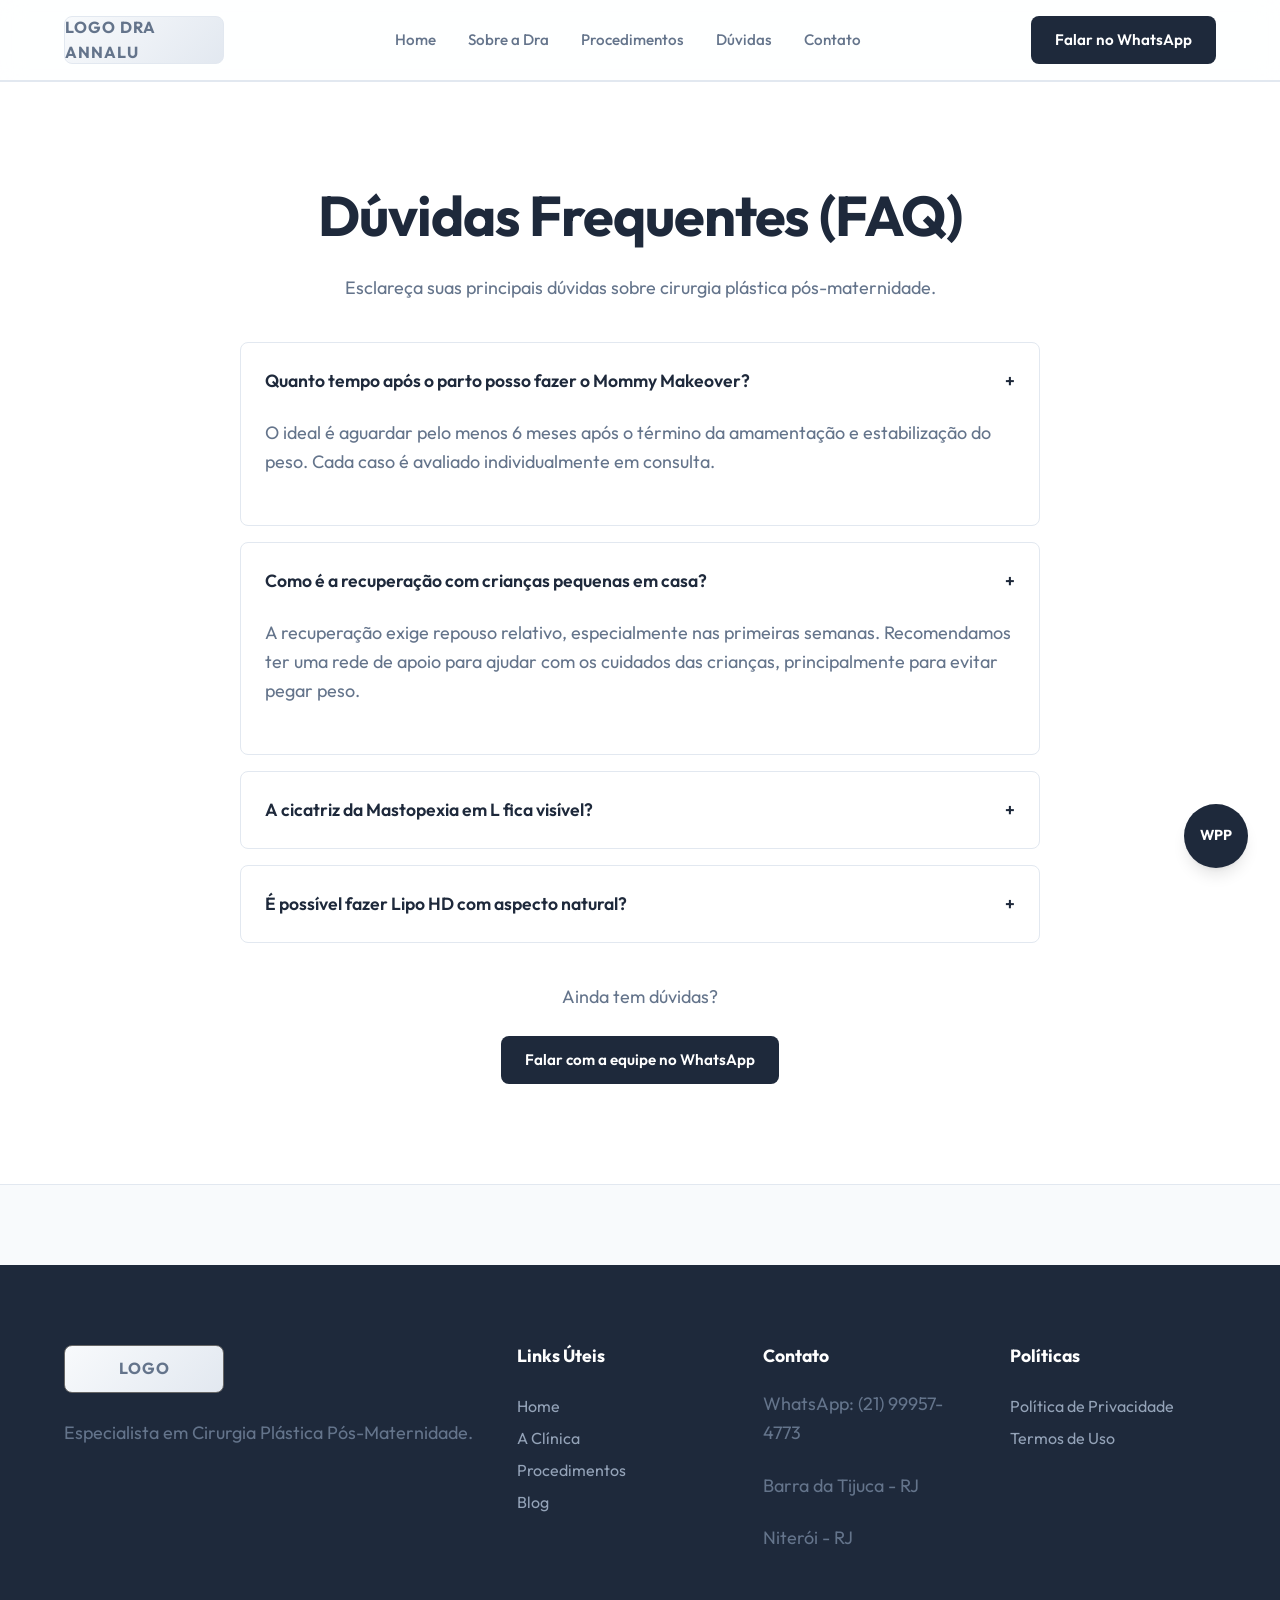
<file: wireframes/faq.html>
<!DOCTYPE html>
<html lang="pt-BR">
<head>
    <meta charset="UTF-8">
    <meta name="viewport" content="width=device-width, initial-scale=1.0">
    <title>Dúvidas Frequentes - Wireframe</title>
    <link rel="stylesheet" href="style.css">
</head>
<body>

    <!-- Header Global -->
    <header>
        <div class="container header-inner">
            <div class="logo-placeholder">LOGO DRA ANNALU</div>
            <input type="checkbox" id="menu-toggle" class="menu-toggle">
            <label for="menu-toggle" class="menu-icon">&#9776;</label>
            <nav>
                <ul>
                    <li><a href="index.html">Home</a></li>
                    <li><a href="sobre.html">Sobre a Dra</a></li>
                    <li><a href="procedimentos.html">Procedimentos</a></li>
                    <li><a href="faq.html">Dúvidas</a></li>
                    <li><a href="contato.html">Contato</a></li>
                </ul>
            </nav>
            <a href="contato.html" class="btn">Falar no WhatsApp</a>
        </div>
    </header>

    <section class="section section-light">
        <div class="container">
            <h1 style="text-align: center;">Dúvidas Frequentes (FAQ)</h1>
            <p style="text-align: center; margin-bottom: 40px;">Esclareça suas principais dúvidas sobre cirurgia plástica pós-maternidade.</p>

            <div style="max-width: 800px; margin: 0 auto;">
                <div class="faq-item">
                    <div class="faq-question">
                        <span>Quanto tempo após o parto posso fazer o Mommy Makeover?</span>
                        <span>+</span>
                    </div>
                    <div class="faq-answer">
                        <p>O ideal é aguardar pelo menos 6 meses após o término da amamentação e estabilização do peso. Cada caso é avaliado individualmente em consulta.</p>
                    </div>
                </div>

                <div class="faq-item">
                    <div class="faq-question">
                        <span>Como é a recuperação com crianças pequenas em casa?</span>
                        <span>+</span>
                    </div>
                    <div class="faq-answer">
                        <p>A recuperação exige repouso relativo, especialmente nas primeiras semanas. Recomendamos ter uma rede de apoio para ajudar com os cuidados das crianças, principalmente para evitar pegar peso.</p>
                    </div>
                </div>

                <div class="faq-item">
                    <div class="faq-question">
                        <span>A cicatriz da Mastopexia em L fica visível?</span>
                        <span>+</span>
                    </div>
                    <!-- Resposta ocutada no wireframe para simular acordeão fechado -->
                </div>

                <div class="faq-item">
                    <div class="faq-question">
                        <span>É possível fazer Lipo HD com aspecto natural?</span>
                        <span>+</span>
                    </div>
                </div>
            </div>
            
            <div style="text-align: center; margin-top: 40px;">
                <p>Ainda tem dúvidas?</p>
                <a href="contato.html" class="btn">Falar com a equipe no WhatsApp</a>
            </div>
        </div>
    </section>

    <!-- Footer Global -->
    <footer>
        <div class="container footer-inner">
            <div>
                <div class="logo-placeholder" style="border-color: #666;">LOGO</div>
                <br>
                <p>Especialista em Cirurgia Plástica Pós-Maternidade.</p>
            </div>
            <div>
                <h3>Links Úteis</h3>
                <ul style="list-style:none; line-height:2;">
                    <li><a href="index.html">Home</a></li>
                    <li><a href="sobre.html">A Clínica</a></li>
                    <li><a href="procedimentos.html">Procedimentos</a></li>
                    <li><a href="blog.html">Blog</a></li>
                </ul>
            </div>
            <div>
                <h3>Contato</h3>
                <p>WhatsApp: (21) 99957-4773</p>
                <p>Barra da Tijuca - RJ</p>
                <p>Niterói - RJ</p>
            </div>
            <div>
                <h3>Políticas</h3>
                <ul style="list-style:none; line-height:2;">
                    <li><a href="#">Política de Privacidade</a></li>
                    <li><a href="#">Termos de Uso</a></li>
                </ul>
            </div>
        </div>
    </footer>

    <!-- Flutuante WhatsApp -->
    <a href="contato.html" class="floating-whatsapp">WPP</a>

</body>
</html>
</file>
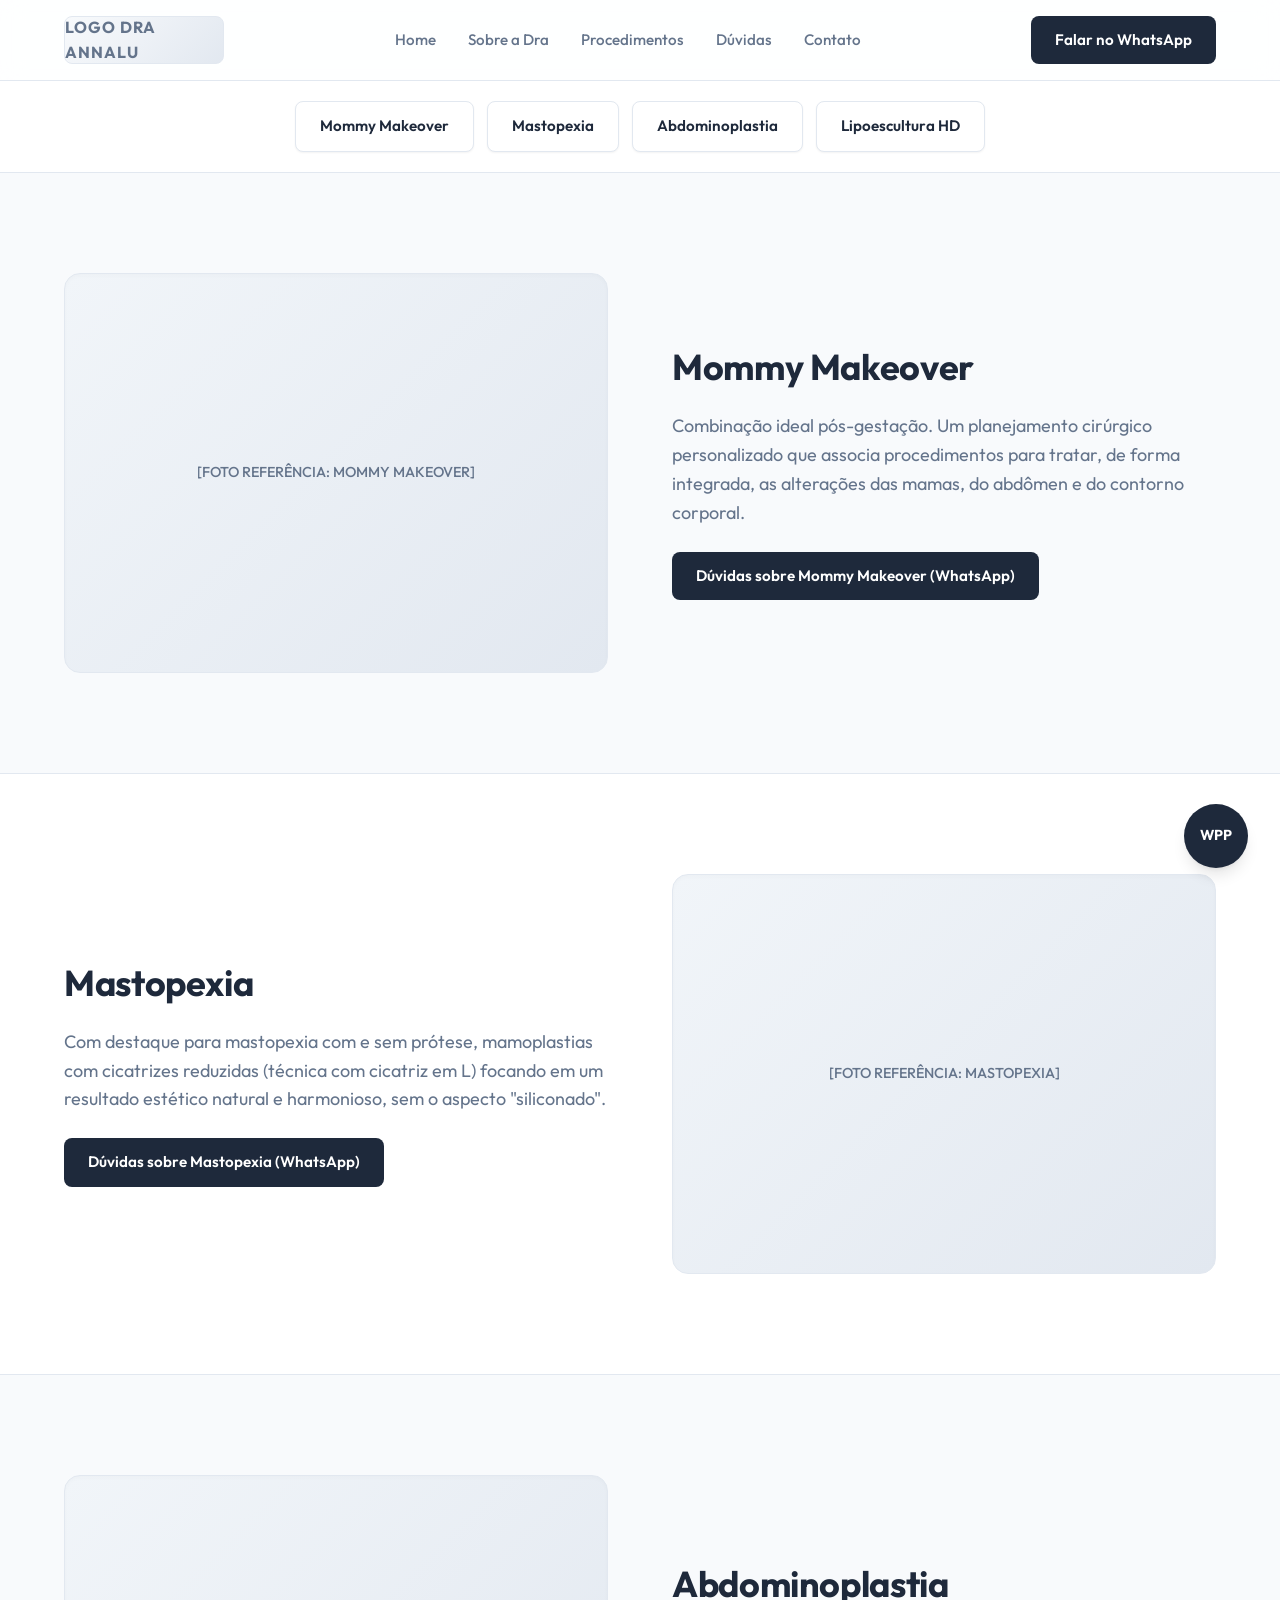
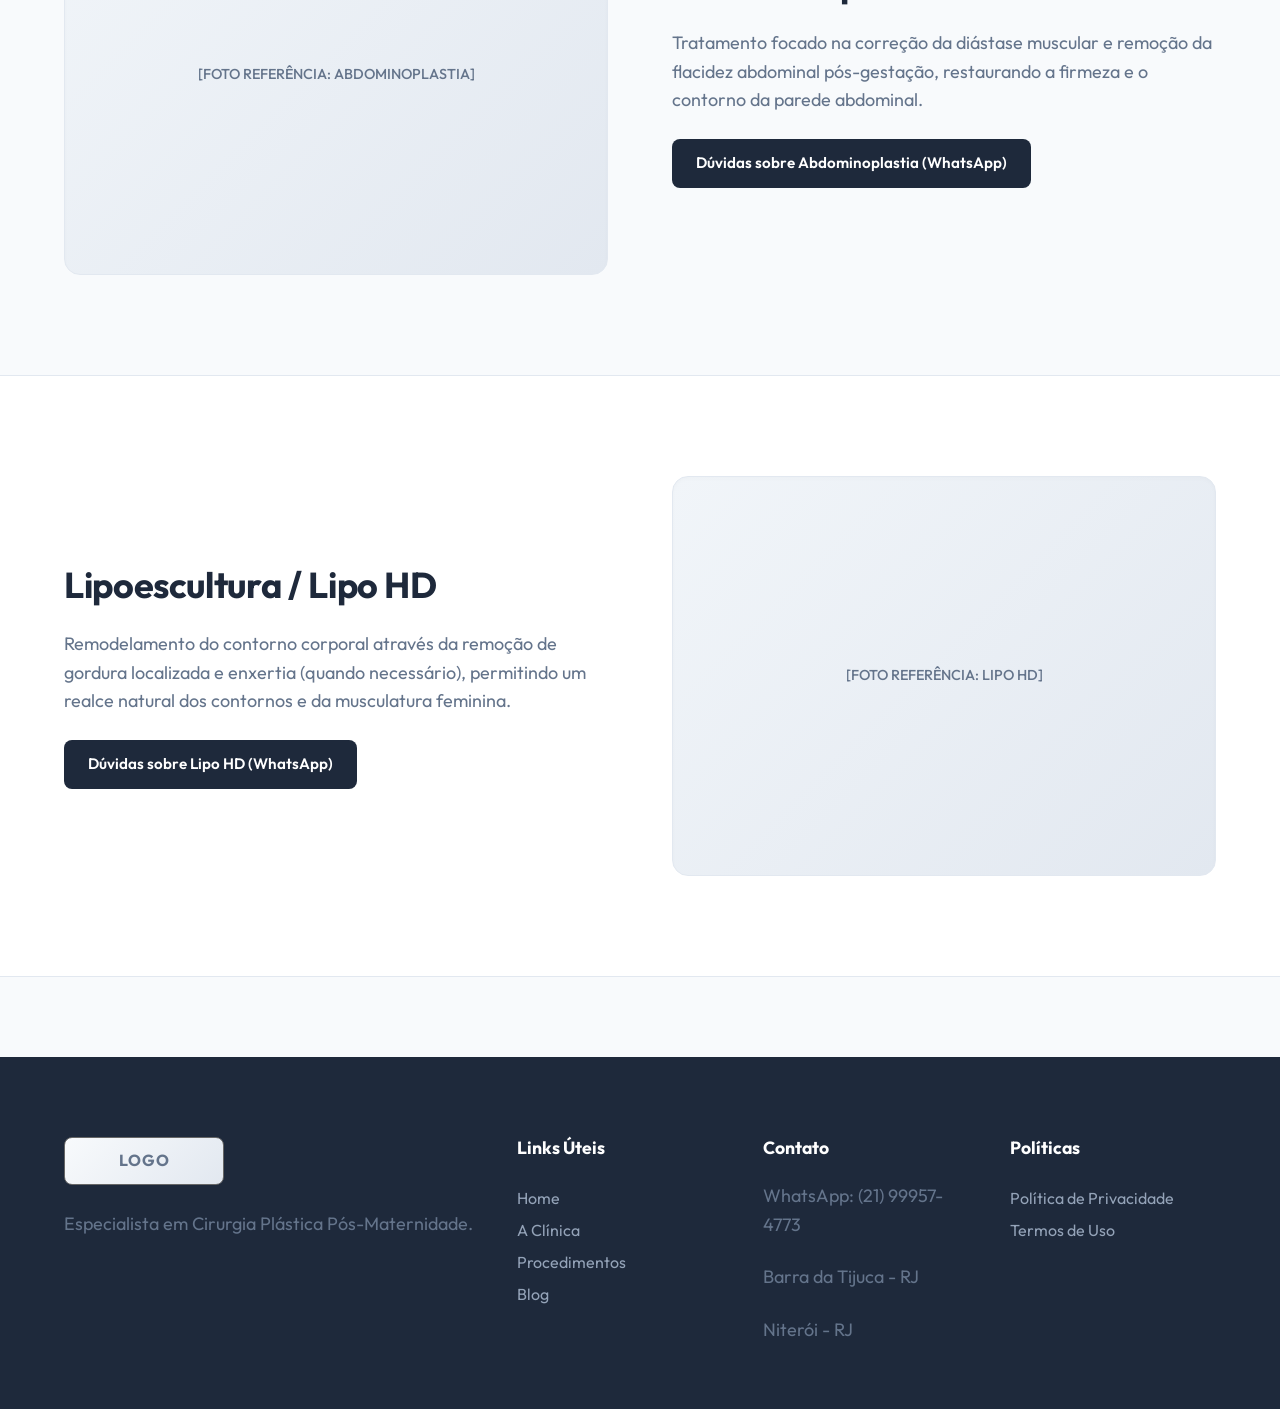
<file: wireframes/procedimentos.html>
<!DOCTYPE html>
<html lang="pt-BR">
<head>
    <meta charset="UTF-8">
    <meta name="viewport" content="width=device-width, initial-scale=1.0">
    <title>Procedimentos - Wireframe</title>
    <link rel="stylesheet" href="style.css">
</head>
<body>

    <!-- Header Global -->
    <header>
        <div class="container header-inner">
            <div class="logo-placeholder">LOGO DRA ANNALU</div>
            <input type="checkbox" id="menu-toggle" class="menu-toggle">
            <label for="menu-toggle" class="menu-icon">&#9776;</label>
            <nav>
                <ul>
                    <li><a href="index.html">Home</a></li>
                    <li><a href="sobre.html">Sobre a Dra</a></li>
                    <li><a href="procedimentos.html">Procedimentos</a></li>
                    <li><a href="faq.html">Dúvidas</a></li>
                    <li><a href="contato.html">Contato</a></li>
                </ul>
            </nav>
            <a href="contato.html" class="btn">Falar no WhatsApp</a>
        </div>
    </header>

    <!-- Navegação Interna -->
    <div style="background-color: var(--color-surface); padding: 20px 0; border-bottom: 1px solid var(--color-border); text-align: center;">
        <div class="container">
            <a href="#mommy" class="btn btn-secondary" style="margin-right: 10px;">Mommy Makeover</a>
            <a href="#mastopexia" class="btn btn-secondary" style="margin-right: 10px;">Mastopexia</a>
            <a href="#abdominoplastia" class="btn btn-secondary" style="margin-right: 10px;">Abdominoplastia</a>
            <a href="#lipo" class="btn btn-secondary">Lipoescultura HD</a>
        </div>
    </div>

    <!-- Procedimento 1 -->
    <section id="mommy" class="section">
        <div class="container grid-2-cols">
            <div>
                <div class="image-placeholder">
                    [FOTO REFERÊNCIA: MOMMY MAKEOVER]
                </div>
            </div>
            <div>
                <h2>Mommy Makeover</h2>
                <p>Combinação ideal pós-gestação. Um planejamento cirúrgico personalizado que associa procedimentos para tratar, de forma integrada, as alterações das mamas, do abdômen e do contorno corporal.</p>
                <a href="contato.html" class="btn">Dúvidas sobre Mommy Makeover (WhatsApp)</a>
            </div>
        </div>
    </section>

    <!-- Procedimento 2 -->
    <section id="mastopexia" class="section section-light">
        <div class="container grid-2-cols">
            <div>
                <h2>Mastopexia</h2>
                <p>Com destaque para mastopexia com e sem prótese, mamoplastias com cicatrizes reduzidas (técnica com cicatriz em L) focando em um resultado estético natural e harmonioso, sem o aspecto "siliconado".</p>
                <a href="contato.html" class="btn">Dúvidas sobre Mastopexia (WhatsApp)</a>
            </div>
            <div>
                <div class="image-placeholder">
                    [FOTO REFERÊNCIA: MASTOPEXIA]
                </div>
            </div>
        </div>
    </section>

    <!-- Procedimento 3 -->
    <section id="abdominoplastia" class="section">
        <div class="container grid-2-cols">
            <div>
                <div class="image-placeholder">
                    [FOTO REFERÊNCIA: ABDOMINOPLASTIA]
                </div>
            </div>
            <div>
                <h2>Abdominoplastia</h2>
                <p>Tratamento focado na correção da diástase muscular e remoção da flacidez abdominal pós-gestação, restaurando a firmeza e o contorno da parede abdominal.</p>
                <a href="contato.html" class="btn">Dúvidas sobre Abdominoplastia (WhatsApp)</a>
            </div>
        </div>
    </section>

    <!-- Procedimento 4 -->
    <section id="lipo" class="section section-light">
        <div class="container grid-2-cols">
            <div>
                <h2>Lipoescultura / Lipo HD</h2>
                <p>Remodelamento do contorno corporal através da remoção de gordura localizada e enxertia (quando necessário), permitindo um realce natural dos contornos e da musculatura feminina.</p>
                <a href="contato.html" class="btn">Dúvidas sobre Lipo HD (WhatsApp)</a>
            </div>
            <div>
                <div class="image-placeholder">
                    [FOTO REFERÊNCIA: LIPO HD]
                </div>
            </div>
        </div>
    </section>

    <!-- Footer Global -->
    <footer>
        <div class="container footer-inner">
            <div>
                <div class="logo-placeholder" style="border-color: #666;">LOGO</div>
                <br>
                <p>Especialista em Cirurgia Plástica Pós-Maternidade.</p>
            </div>
            <div>
                <h3>Links Úteis</h3>
                <ul style="list-style:none; line-height:2;">
                    <li><a href="index.html">Home</a></li>
                    <li><a href="sobre.html">A Clínica</a></li>
                    <li><a href="procedimentos.html">Procedimentos</a></li>
                    <li><a href="blog.html">Blog</a></li>
                </ul>
            </div>
            <div>
                <h3>Contato</h3>
                <p>WhatsApp: (21) 99957-4773</p>
                <p>Barra da Tijuca - RJ</p>
                <p>Niterói - RJ</p>
            </div>
            <div>
                <h3>Políticas</h3>
                <ul style="list-style:none; line-height:2;">
                    <li><a href="#">Política de Privacidade</a></li>
                    <li><a href="#">Termos de Uso</a></li>
                </ul>
            </div>
        </div>
    </footer>

    <!-- Flutuante WhatsApp -->
    <a href="contato.html" class="floating-whatsapp">WPP</a>

</body>
</html>
</file>
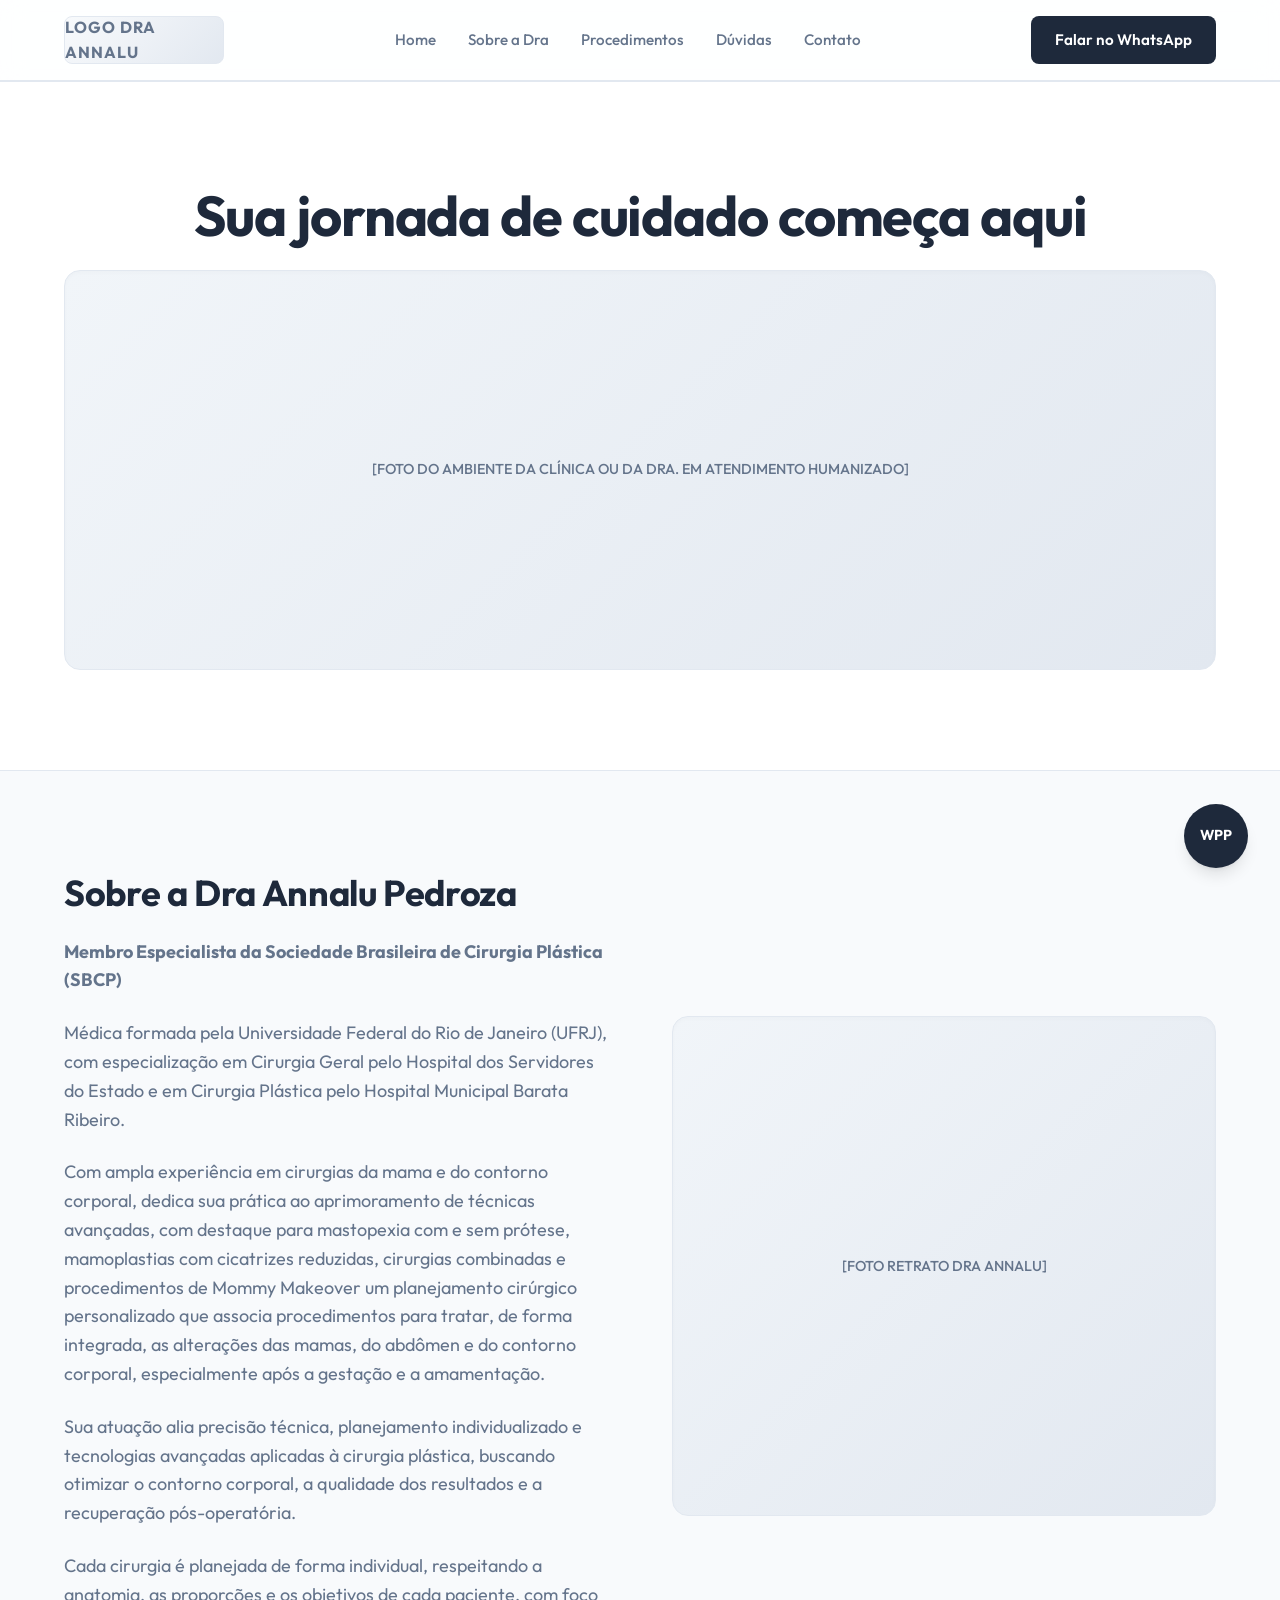
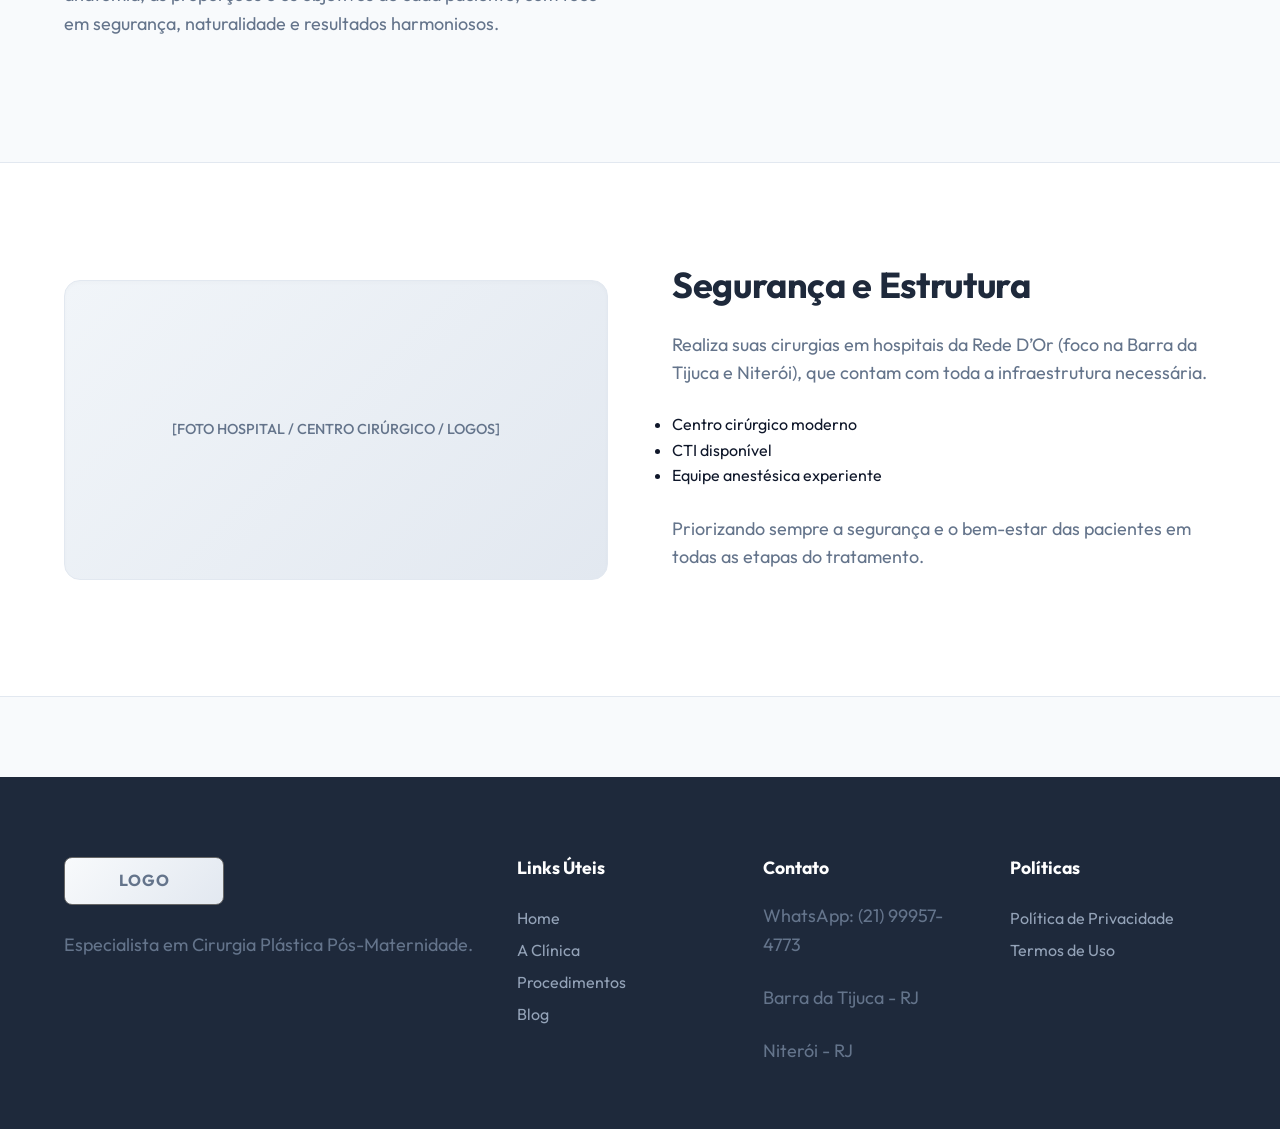
<file: wireframes/sobre.html>
<!DOCTYPE html>
<html lang="pt-BR">
<head>
    <meta charset="UTF-8">
    <meta name="viewport" content="width=device-width, initial-scale=1.0">
    <title>Sobre a Dra Annalu - Wireframe</title>
    <link rel="stylesheet" href="style.css">
</head>
<body>

    <!-- Header Global -->
    <header>
        <div class="container header-inner">
            <div class="logo-placeholder">LOGO DRA ANNALU</div>
            <input type="checkbox" id="menu-toggle" class="menu-toggle">
            <label for="menu-toggle" class="menu-icon">&#9776;</label>
            <nav>
                <ul>
                    <li><a href="index.html">Home</a></li>
                    <li><a href="sobre.html">Sobre a Dra</a></li>
                    <li><a href="procedimentos.html">Procedimentos</a></li>
                    <li><a href="faq.html">Dúvidas</a></li>
                    <li><a href="contato.html">Contato</a></li>
                </ul>
            </nav>
            <a href="contato.html" class="btn">Falar no WhatsApp</a>
        </div>
    </header>

    <!-- Dobra 1: Hero Sobre -->
    <section class="section section-light">
        <div class="container">
            <h1 style="text-align: center; margin-bottom: 20px;">Sua jornada de cuidado começa aqui</h1>
            <div class="image-placeholder" style="min-height: 400px;">
                [FOTO DO AMBIENTE DA CLÍNICA OU DA DRA. EM ATENDIMENTO HUMANIZADO]
            </div>
        </div>
    </section>

    <!-- Dobra 2: Perfil Profissional -->
    <section class="section">
        <div class="container grid-2-cols">
            <div>
                <h2>Sobre a Dra Annalu Pedroza</h2>
                <p><strong>Membro Especialista da Sociedade Brasileira de Cirurgia Plástica (SBCP)</strong></p>
                <p>Médica formada pela Universidade Federal do Rio de Janeiro (UFRJ), com especialização em Cirurgia Geral pelo Hospital dos Servidores do Estado e em Cirurgia Plástica pelo Hospital Municipal Barata Ribeiro.</p>
                <p>Com ampla experiência em cirurgias da mama e do contorno corporal, dedica sua prática ao aprimoramento de técnicas avançadas, com destaque para mastopexia com e sem prótese, mamoplastias com cicatrizes reduzidas, cirurgias combinadas e procedimentos de Mommy Makeover um planejamento cirúrgico personalizado que associa procedimentos para tratar, de forma integrada, as alterações das mamas, do abdômen e do contorno corporal, especialmente após a gestação e a amamentação.</p>
                <p>Sua atuação alia precisão técnica, planejamento individualizado e tecnologias avançadas aplicadas à cirurgia plástica, buscando otimizar o contorno corporal, a qualidade dos resultados e a recuperação pós-operatória.</p>
                <p>Cada cirurgia é planejada de forma individual, respeitando a anatomia, as proporções e os objetivos de cada paciente, com foco em segurança, naturalidade e resultados harmoniosos.</p>
            </div>
            <div>
                 <div class="image-placeholder" style="min-height: 500px;">
                    [FOTO RETRATO DRA ANNALU]
                </div>
            </div>
        </div>
    </section>

    <!-- Dobra 3: Segurança -->
    <section class="section section-light">
        <div class="container grid-2-cols">
            <div>
                <div class="image-placeholder" style="min-height: 300px;">
                    [FOTO HOSPITAL / CENTRO CIRÚRGICO / LOGOS]
                </div>
            </div>
            <div>
                <h2>Segurança e Estrutura</h2>
                <p>Realiza suas cirurgias em hospitais da Rede D’Or (foco na Barra da Tijuca e Niterói), que contam com toda a infraestrutura necessária.</p>
                <ul>
                    <li>Centro cirúrgico moderno</li>
                    <li>CTI disponível</li>
                    <li>Equipe anestésica experiente</li>
                </ul>
                <br>
                <p>Priorizando sempre a segurança e o bem-estar das pacientes em todas as etapas do tratamento.</p>
            </div>
        </div>
    </section>

    <!-- Footer Global -->
    <footer>
        <div class="container footer-inner">
            <div>
                <div class="logo-placeholder" style="border-color: #666;">LOGO</div>
                <br>
                <p>Especialista em Cirurgia Plástica Pós-Maternidade.</p>
            </div>
            <div>
                <h3>Links Úteis</h3>
                <ul style="list-style:none; line-height:2;">
                    <li><a href="index.html">Home</a></li>
                    <li><a href="sobre.html">A Clínica</a></li>
                    <li><a href="procedimentos.html">Procedimentos</a></li>
                    <li><a href="blog.html">Blog</a></li>
                </ul>
            </div>
            <div>
                <h3>Contato</h3>
                <p>WhatsApp: (21) 99957-4773</p>
                <p>Barra da Tijuca - RJ</p>
                <p>Niterói - RJ</p>
            </div>
            <div>
                <h3>Políticas</h3>
                <ul style="list-style:none; line-height:2;">
                    <li><a href="#">Política de Privacidade</a></li>
                    <li><a href="#">Termos de Uso</a></li>
                </ul>
            </div>
        </div>
    </footer>

    <!-- Flutuante WhatsApp -->
    <a href="contato.html" class="floating-whatsapp">WPP</a>

</body>
</html>
</file>
<file: css/style.css>
@import url('https://fonts.googleapis.com/css2?family=Tenor+Sans&display=swap');
@import url('https://api.fontshare.com/v2/css?f[]=satoshi@400,500,700&display=swap');

:root {
  /* IDV Colors - Grayscale Palette */
  --color-bg: #FCF9F5;
  --color-surface: #ffffff;
  --color-text: #212121;
  --color-text-light: #757575;
  --color-border: #E0E0E0;
  --color-placeholder: #F5F5F5;
  
  --color-primary: #212121;
  --color-primary-hover: #616161;
  --color-secondary: #9E9E9E;
  
  --font-heading: 'Tenor Sans', sans-serif;
  --font-body: 'Satoshi', sans-serif;
  --font-family: var(--font-body);
  
  /* Shadows */
  --shadow-sm: 0 1px 2px 0 rgb(0 0 0 / 0.05);
  --shadow-md: 0 4px 6px -1px rgb(0 0 0 / 0.1), 0 2px 4px -2px rgb(0 0 0 / 0.1);
  --shadow-lg: 0 10px 15px -3px rgb(0 0 0 / 0.1), 0 4px 6px -4px rgb(0 0 0 / 0.1);
  --shadow-hover: 0 20px 25px -5px rgb(0 0 0 / 0.1), 0 8px 10px -6px rgb(0 0 0 / 0.1);
  
  /* Radii */
  --radius-sm: 8px;
  --radius-md: 12px;
  --radius-lg: 16px;
  
  /* Transitions */
  --transition: all 0.3s cubic-bezier(0.4, 0, 0.2, 1);
}

* {
  box-sizing: border-box;
  margin: 0;
  padding: 0;
}

body {
  font-family: var(--font-family);
  background-color: var(--color-bg);
  color: var(--color-text);
  line-height: 1.6;
  -webkit-font-smoothing: antialiased;
}

.container {
  max-width: 1200px;
  margin: 0 auto;
  padding: 0 24px;
}

/* Header & Footer */
header {
  background-color: rgba(255, 255, 255, 0.85);
  backdrop-filter: blur(12px);
  -webkit-backdrop-filter: blur(12px);
  border-bottom: 1px solid var(--color-border);
  padding: 16px 0;
  position: sticky;
  top: 0;
  z-index: 100;
  transition: var(--transition);
}

.header-inner {
  display: flex;
  justify-content: space-between;
  align-items: center;
}

.logo-placeholder {
  width: 160px;
  height: 48px;
  background: linear-gradient(135deg, #f8fafc, #e2e8f0);
  border-radius: var(--radius-sm);
  display: flex;
  align-items: center;
  justify-content: center;
  font-weight: 700;
  letter-spacing: 1px;
  color: var(--color-text-light);
  border: 1px solid var(--color-border);
}

nav ul {
  display: flex;
  list-style: none;
  gap: 32px;
}

.menu-toggle, .menu-icon {
  display: none;
}

nav a {
  text-decoration: none;
  color: var(--color-text-light);
  font-weight: 500;
  font-size: 0.95rem;
  transition: var(--transition);
}

nav a:hover {
  color: var(--color-primary);
}

/* Buttons */
.btn {
  display: inline-flex;
  align-items: center;
  justify-content: center;
  padding: 12px 24px;
  background-color: var(--color-primary);
  color: #fff;
  text-decoration: none;
  border-radius: var(--radius-sm);
  font-weight: 600;
  font-size: 0.95rem;
  transition: var(--transition);
  border: none;
  cursor: pointer;
}

.btn:hover {
  background-color: var(--color-primary-hover);
  transform: translateY(-2px);
  box-shadow: var(--shadow-md);
}

.btn-secondary {
  background-color: var(--color-surface);
  color: var(--color-primary);
  border: 1px solid var(--color-border);
  box-shadow: var(--shadow-sm);
}

.btn-secondary:hover {
  background-color: var(--color-placeholder);
  border-color: var(--color-text-light);
}

/* Footer */
footer {
  background-color: var(--color-primary);
  color: #fff;
  padding: 80px 0 40px;
  margin-top: 80px;
}

footer a {
  color: #94a3b8;
  text-decoration: none;
  transition: var(--transition);
}

footer a:hover {
  color: #fff;
}

.footer-inner {
  display: grid;
  grid-template-columns: 2fr 1fr 1fr 1fr;
  gap: 40px;
}

@media (max-width: 992px) {
  .footer-inner {
    grid-template-columns: 1fr 1fr;
  }
}
@media (max-width: 576px) {
  .footer-inner {
    grid-template-columns: 1fr;
  }
}

footer h3 {
  color: #fff;
  font-size: 1.1rem;
  margin-bottom: 24px;
}

/* Placeholders */
.image-placeholder {
  background: linear-gradient(135deg, #f1f5f9, #e2e8f0);
  border-radius: var(--radius-lg);
  display: flex;
  align-items: center;
  justify-content: center;
  color: var(--color-text-light);
  font-weight: 500;
  font-size: 0.9rem;
  text-align: center;
  padding: 32px;
  min-height: 400px;
  width: 100%;
  border: 1px solid var(--color-border);
  box-shadow: inset 0 2px 4px 0 rgb(0 0 0 / 0.02);
}

/* Layouts */
.section {
  padding: 100px 0;
}

.section-light {
  background-color: var(--color-surface);
  border-top: 1px solid var(--color-border);
  border-bottom: 1px solid var(--color-border);
}

.grid-2-cols {
  display: grid;
  grid-template-columns: 1fr 1fr;
  gap: 64px;
  align-items: center;
}

.grid-4-cols {
  display: grid;
  grid-template-columns: repeat(auto-fit, minmax(250px, 1fr));
  gap: 32px;
}

@media (max-width: 992px) {
  .grid-2-cols {
    grid-template-columns: 1fr;
    gap: 40px;
  }
}

/* Cards */
.card {
  background-color: var(--color-surface);
  border: 1px solid var(--color-border);
  border-radius: var(--radius-md);
  padding: 32px;
  text-align: center;
  transition: var(--transition);
  box-shadow: var(--shadow-sm);
  display: flex;
  flex-direction: column;
}

.card:hover {
  transform: translateY(-4px);
  box-shadow: var(--shadow-hover);
}

.card .image-placeholder {
  min-height: 200px;
  margin-bottom: 24px;
  border-radius: var(--radius-sm);
}

/* Typography */
h1, h2, h3 {
  color: var(--color-primary);
  font-family: var(--font-heading);
  font-weight: 400; /* Tenor Sans is regular weight */
  line-height: 1.2;
}

h1 {
  font-size: 3.5rem;
  letter-spacing: -0.02em;
  margin-bottom: 24px;
}

h2 {
  font-size: 2.25rem;
  letter-spacing: -0.01em;
  margin-bottom: 24px;
}

h3 {
  font-size: 1.5rem;
  margin-bottom: 16px;
}

p {
  margin-bottom: 24px;
  color: var(--color-text-light);
  font-size: 1.125rem;
}

/* Forms */
.form-group {
  margin-bottom: 20px;
  text-align: left;
}
.form-group label {
  display: block;
  margin-bottom: 8px;
  font-weight: 500;
  font-size: 0.95rem;
  color: var(--color-text);
}
.form-control {
  width: 100%;
  padding: 14px 16px;
  border: 1px solid var(--color-border);
  border-radius: var(--radius-sm);
  background-color: var(--color-bg);
  font-family: var(--font-family);
  font-size: 1rem;
  transition: var(--transition);
}
.form-control:focus {
  outline: none;
  border-color: var(--color-secondary);
  box-shadow: 0 0 0 3px rgba(71, 85, 105, 0.1);
  background-color: var(--color-surface);
}

/* Floating WhatsApp */
.floating-whatsapp {
  position: fixed;
  bottom: 32px;
  right: 32px;
  width: 64px;
  height: 64px;
  background-color: var(--color-primary);
  color: white;
  border-radius: 50%;
  display: flex;
  align-items: center;
  justify-content: center;
  text-decoration: none;
  font-weight: 700;
  font-size: 0.9rem;
  box-shadow: var(--shadow-lg);
  z-index: 1000;
  transition: var(--transition);
  animation: pulse 2s infinite;
}

.floating-whatsapp:hover {
  transform: scale(1.1);
  animation: none;
}

@keyframes pulse {
  0% { box-shadow: 0 0 0 0 rgba(30, 41, 59, 0.4); }
  70% { box-shadow: 0 0 0 15px rgba(30, 41, 59, 0); }
  100% { box-shadow: 0 0 0 0 rgba(30, 41, 59, 0); }
}

/* FAQ Accordion */
.faq-item {
  border: 1px solid var(--color-border);
  margin-bottom: 16px;
  background: var(--color-surface);
  border-radius: var(--radius-sm);
  transition: var(--transition);
  overflow: hidden;
}

.faq-item:hover {
  border-color: var(--color-text-light);
}

.faq-question {
  padding: 24px;
  font-weight: 600;
  font-size: 1.1rem;
  cursor: pointer;
  display: flex;
  justify-content: space-between;
  color: var(--color-primary);
}

.faq-answer {
  padding: 0 24px 24px;
  color: var(--color-text-light);
}

/* Logos Banner */
.logos-banner {
  display: flex;
  justify-content: center;
  gap: 64px;
  flex-wrap: wrap;
  padding: 48px 0;
  background-color: var(--color-surface);
  border-top: 1px solid var(--color-border);
  border-bottom: 1px solid var(--color-border);
}
.logos-banner .logo-ph {
  width: 140px;
  height: 64px;
  background: linear-gradient(135deg, #f8fafc, #f1f5f9);
  border-radius: var(--radius-sm);
  display: flex;
  align-items: center;
  justify-content: center;
  font-size: 0.85rem;
  font-weight: 600;
  text-align: center;
  color: var(--color-text-light);
  border: 1px solid var(--color-border);
}

/* -----------------------------
   MOBILE / RESPONSIVE
----------------------------- */
@media (max-width: 992px) {
  /* Header Adjustments */
  .header-inner {
    flex-direction: column;
    align-items: flex-start;
    gap: 0;
  }
  .menu-icon {
    display: block;
    position: absolute;
    right: 24px;
    top: 24px;
    font-size: 1.8rem;
    cursor: pointer;
    color: var(--color-primary);
  }
  nav {
    display: none;
    width: 100%;
    margin-top: 16px;
  }
  .menu-toggle:checked ~ nav {
    display: block;
  }
  nav ul {
    width: 100%;
    flex-direction: column;
    gap: 16px;
  }
  .header-inner .btn {
    display: none; /* Esconde CTA no header para não poluir, focando no flutuante */
  }
  
  /* Typography Scaling */
  h1 {
    font-size: 2.5rem;
  }
  h2 {
    font-size: 1.8rem;
  }
  
  /* Spacing */
  .section {
    padding: 60px 0;
  }
  footer {
    padding: 60px 0 30px;
    margin-top: 40px;
  }
  
  /* Layout */
  .image-placeholder {
    min-height: 250px;
    padding: 16px;
  }
}

@media (max-width: 576px) {
  h1 {
    font-size: 2rem;
  }
  nav ul {
    gap: 12px;
  }
  nav a {
    font-size: 0.85rem;
  }
  .floating-whatsapp {
    width: 56px;
    height: 56px;
    bottom: 16px;
    right: 16px;
    font-size: 0.8rem;
  }
  .card {
    padding: 24px;
  }
}
</file>
<file: wireframes/style.css>
@import url('https://fonts.googleapis.com/css2?family=Outfit:wght@300;400;500;600;700&display=swap');

:root {
  /* Grayscale Premium Palette */
  --color-bg: #f8fafc;
  --color-surface: #ffffff;
  --color-text: #0f172a;
  --color-text-light: #64748b;
  --color-border: #e2e8f0;
  --color-placeholder: #f1f5f9;
  
  --color-primary: #1e293b;
  --color-primary-hover: #0f172a;
  --color-secondary: #475569;
  
  --font-family: 'Outfit', -apple-system, BlinkMacSystemFont, "Segoe UI", Roboto, Helvetica, Arial, sans-serif;
  
  /* Shadows */
  --shadow-sm: 0 1px 2px 0 rgb(0 0 0 / 0.05);
  --shadow-md: 0 4px 6px -1px rgb(0 0 0 / 0.1), 0 2px 4px -2px rgb(0 0 0 / 0.1);
  --shadow-lg: 0 10px 15px -3px rgb(0 0 0 / 0.1), 0 4px 6px -4px rgb(0 0 0 / 0.1);
  --shadow-hover: 0 20px 25px -5px rgb(0 0 0 / 0.1), 0 8px 10px -6px rgb(0 0 0 / 0.1);
  
  /* Radii */
  --radius-sm: 8px;
  --radius-md: 12px;
  --radius-lg: 16px;
  
  /* Transitions */
  --transition: all 0.3s cubic-bezier(0.4, 0, 0.2, 1);
}

* {
  box-sizing: border-box;
  margin: 0;
  padding: 0;
}

body {
  font-family: var(--font-family);
  background-color: var(--color-bg);
  color: var(--color-text);
  line-height: 1.6;
  -webkit-font-smoothing: antialiased;
}

.container {
  max-width: 1200px;
  margin: 0 auto;
  padding: 0 24px;
}

/* Header & Footer */
header {
  background-color: rgba(255, 255, 255, 0.85);
  backdrop-filter: blur(12px);
  -webkit-backdrop-filter: blur(12px);
  border-bottom: 1px solid var(--color-border);
  padding: 16px 0;
  position: sticky;
  top: 0;
  z-index: 100;
  transition: var(--transition);
}

.header-inner {
  display: flex;
  justify-content: space-between;
  align-items: center;
}

.logo-placeholder {
  width: 160px;
  height: 48px;
  background: linear-gradient(135deg, #f8fafc, #e2e8f0);
  border-radius: var(--radius-sm);
  display: flex;
  align-items: center;
  justify-content: center;
  font-weight: 700;
  letter-spacing: 1px;
  color: var(--color-text-light);
  border: 1px solid var(--color-border);
}

nav ul {
  display: flex;
  list-style: none;
  gap: 32px;
}

.menu-toggle, .menu-icon {
  display: none;
}

nav a {
  text-decoration: none;
  color: var(--color-text-light);
  font-weight: 500;
  font-size: 0.95rem;
  transition: var(--transition);
}

nav a:hover {
  color: var(--color-primary);
}

/* Buttons */
.btn {
  display: inline-flex;
  align-items: center;
  justify-content: center;
  padding: 12px 24px;
  background-color: var(--color-primary);
  color: #fff;
  text-decoration: none;
  border-radius: var(--radius-sm);
  font-weight: 600;
  font-size: 0.95rem;
  transition: var(--transition);
  border: none;
  cursor: pointer;
}

.btn:hover {
  background-color: var(--color-primary-hover);
  transform: translateY(-2px);
  box-shadow: var(--shadow-md);
}

.btn-secondary {
  background-color: var(--color-surface);
  color: var(--color-primary);
  border: 1px solid var(--color-border);
  box-shadow: var(--shadow-sm);
}

.btn-secondary:hover {
  background-color: var(--color-placeholder);
  border-color: var(--color-text-light);
}

/* Footer */
footer {
  background-color: var(--color-primary);
  color: #fff;
  padding: 80px 0 40px;
  margin-top: 80px;
}

footer a {
  color: #94a3b8;
  text-decoration: none;
  transition: var(--transition);
}

footer a:hover {
  color: #fff;
}

.footer-inner {
  display: grid;
  grid-template-columns: 2fr 1fr 1fr 1fr;
  gap: 40px;
}

@media (max-width: 992px) {
  .footer-inner {
    grid-template-columns: 1fr 1fr;
  }
}
@media (max-width: 576px) {
  .footer-inner {
    grid-template-columns: 1fr;
  }
}

footer h3 {
  color: #fff;
  font-size: 1.1rem;
  margin-bottom: 24px;
}

/* Placeholders */
.image-placeholder {
  background: linear-gradient(135deg, #f1f5f9, #e2e8f0);
  border-radius: var(--radius-lg);
  display: flex;
  align-items: center;
  justify-content: center;
  color: var(--color-text-light);
  font-weight: 500;
  font-size: 0.9rem;
  text-align: center;
  padding: 32px;
  min-height: 400px;
  width: 100%;
  border: 1px solid var(--color-border);
  box-shadow: inset 0 2px 4px 0 rgb(0 0 0 / 0.02);
}

/* Layouts */
.section {
  padding: 100px 0;
}

.section-light {
  background-color: var(--color-surface);
  border-top: 1px solid var(--color-border);
  border-bottom: 1px solid var(--color-border);
}

.grid-2-cols {
  display: grid;
  grid-template-columns: 1fr 1fr;
  gap: 64px;
  align-items: center;
}

.grid-4-cols {
  display: grid;
  grid-template-columns: repeat(auto-fit, minmax(250px, 1fr));
  gap: 32px;
}

@media (max-width: 992px) {
  .grid-2-cols {
    grid-template-columns: 1fr;
    gap: 40px;
  }
}

/* Cards */
.card {
  background-color: var(--color-surface);
  border: 1px solid var(--color-border);
  border-radius: var(--radius-md);
  padding: 32px;
  text-align: center;
  transition: var(--transition);
  box-shadow: var(--shadow-sm);
  display: flex;
  flex-direction: column;
}

.card:hover {
  transform: translateY(-4px);
  box-shadow: var(--shadow-hover);
}

.card .image-placeholder {
  min-height: 200px;
  margin-bottom: 24px;
  border-radius: var(--radius-sm);
}

/* Typography */
h1, h2, h3 {
  color: var(--color-primary);
  font-weight: 700;
  line-height: 1.2;
}

h1 {
  font-size: 3.5rem;
  letter-spacing: -0.02em;
  margin-bottom: 24px;
}

h2 {
  font-size: 2.25rem;
  letter-spacing: -0.01em;
  margin-bottom: 24px;
}

h3 {
  font-size: 1.5rem;
  margin-bottom: 16px;
}

p {
  margin-bottom: 24px;
  color: var(--color-text-light);
  font-size: 1.125rem;
}

/* Forms */
.form-group {
  margin-bottom: 20px;
  text-align: left;
}
.form-group label {
  display: block;
  margin-bottom: 8px;
  font-weight: 500;
  font-size: 0.95rem;
  color: var(--color-text);
}
.form-control {
  width: 100%;
  padding: 14px 16px;
  border: 1px solid var(--color-border);
  border-radius: var(--radius-sm);
  background-color: var(--color-bg);
  font-family: var(--font-family);
  font-size: 1rem;
  transition: var(--transition);
}
.form-control:focus {
  outline: none;
  border-color: var(--color-secondary);
  box-shadow: 0 0 0 3px rgba(71, 85, 105, 0.1);
  background-color: var(--color-surface);
}

/* Floating WhatsApp */
.floating-whatsapp {
  position: fixed;
  bottom: 32px;
  right: 32px;
  width: 64px;
  height: 64px;
  background-color: var(--color-primary);
  color: white;
  border-radius: 50%;
  display: flex;
  align-items: center;
  justify-content: center;
  text-decoration: none;
  font-weight: 700;
  font-size: 0.9rem;
  box-shadow: var(--shadow-lg);
  z-index: 1000;
  transition: var(--transition);
  animation: pulse 2s infinite;
}

.floating-whatsapp:hover {
  transform: scale(1.1);
  animation: none;
}

@keyframes pulse {
  0% { box-shadow: 0 0 0 0 rgba(30, 41, 59, 0.4); }
  70% { box-shadow: 0 0 0 15px rgba(30, 41, 59, 0); }
  100% { box-shadow: 0 0 0 0 rgba(30, 41, 59, 0); }
}

/* FAQ Accordion */
.faq-item {
  border: 1px solid var(--color-border);
  margin-bottom: 16px;
  background: var(--color-surface);
  border-radius: var(--radius-sm);
  transition: var(--transition);
  overflow: hidden;
}

.faq-item:hover {
  border-color: var(--color-text-light);
}

.faq-question {
  padding: 24px;
  font-weight: 600;
  font-size: 1.1rem;
  cursor: pointer;
  display: flex;
  justify-content: space-between;
  color: var(--color-primary);
}

.faq-answer {
  padding: 0 24px 24px;
  color: var(--color-text-light);
}

/* Logos Banner */
.logos-banner {
  display: flex;
  justify-content: center;
  gap: 64px;
  flex-wrap: wrap;
  padding: 48px 0;
  background-color: var(--color-surface);
  border-top: 1px solid var(--color-border);
  border-bottom: 1px solid var(--color-border);
}
.logos-banner .logo-ph {
  width: 140px;
  height: 64px;
  background: linear-gradient(135deg, #f8fafc, #f1f5f9);
  border-radius: var(--radius-sm);
  display: flex;
  align-items: center;
  justify-content: center;
  font-size: 0.85rem;
  font-weight: 600;
  text-align: center;
  color: var(--color-text-light);
  border: 1px solid var(--color-border);
}

/* -----------------------------
   MOBILE / RESPONSIVE
----------------------------- */
@media (max-width: 992px) {
  /* Header Adjustments */
  .header-inner {
    flex-direction: column;
    align-items: flex-start;
    gap: 0;
  }
  .menu-icon {
    display: block;
    position: absolute;
    right: 24px;
    top: 24px;
    font-size: 1.8rem;
    cursor: pointer;
    color: var(--color-primary);
  }
  nav {
    display: none;
    width: 100%;
    margin-top: 16px;
  }
  .menu-toggle:checked ~ nav {
    display: block;
  }
  nav ul {
    width: 100%;
    flex-direction: column;
    gap: 16px;
  }
  .header-inner .btn {
    display: none; /* Esconde CTA no header para não poluir, focando no flutuante */
  }
  
  /* Typography Scaling */
  h1 {
    font-size: 2.5rem;
  }
  h2 {
    font-size: 1.8rem;
  }
  
  /* Spacing */
  .section {
    padding: 60px 0;
  }
  footer {
    padding: 60px 0 30px;
    margin-top: 40px;
  }
  
  /* Layout */
  .image-placeholder {
    min-height: 250px;
    padding: 16px;
  }
}

@media (max-width: 576px) {
  h1 {
    font-size: 2rem;
  }
  nav ul {
    gap: 12px;
  }
  nav a {
    font-size: 0.85rem;
  }
  .floating-whatsapp {
    width: 56px;
    height: 56px;
    bottom: 16px;
    right: 16px;
    font-size: 0.8rem;
  }
  .card {
    padding: 24px;
  }
}
</file>
